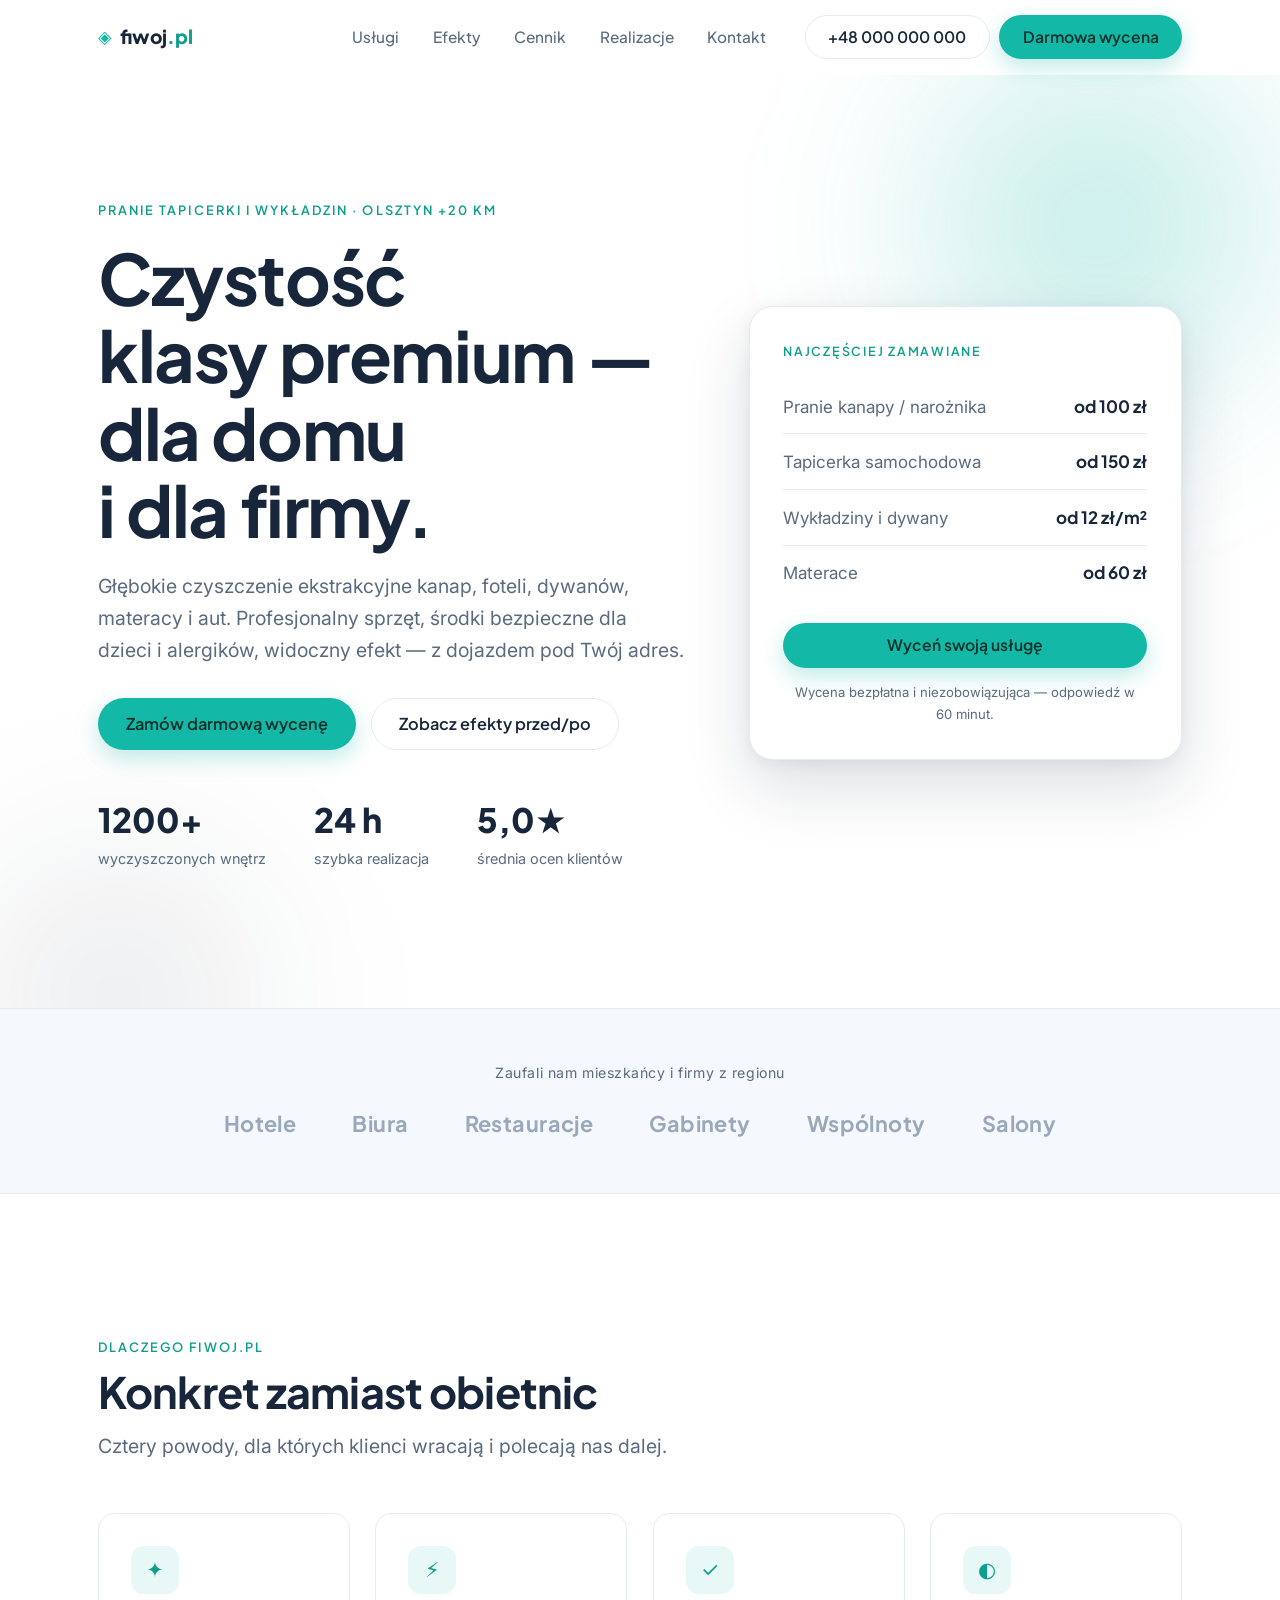
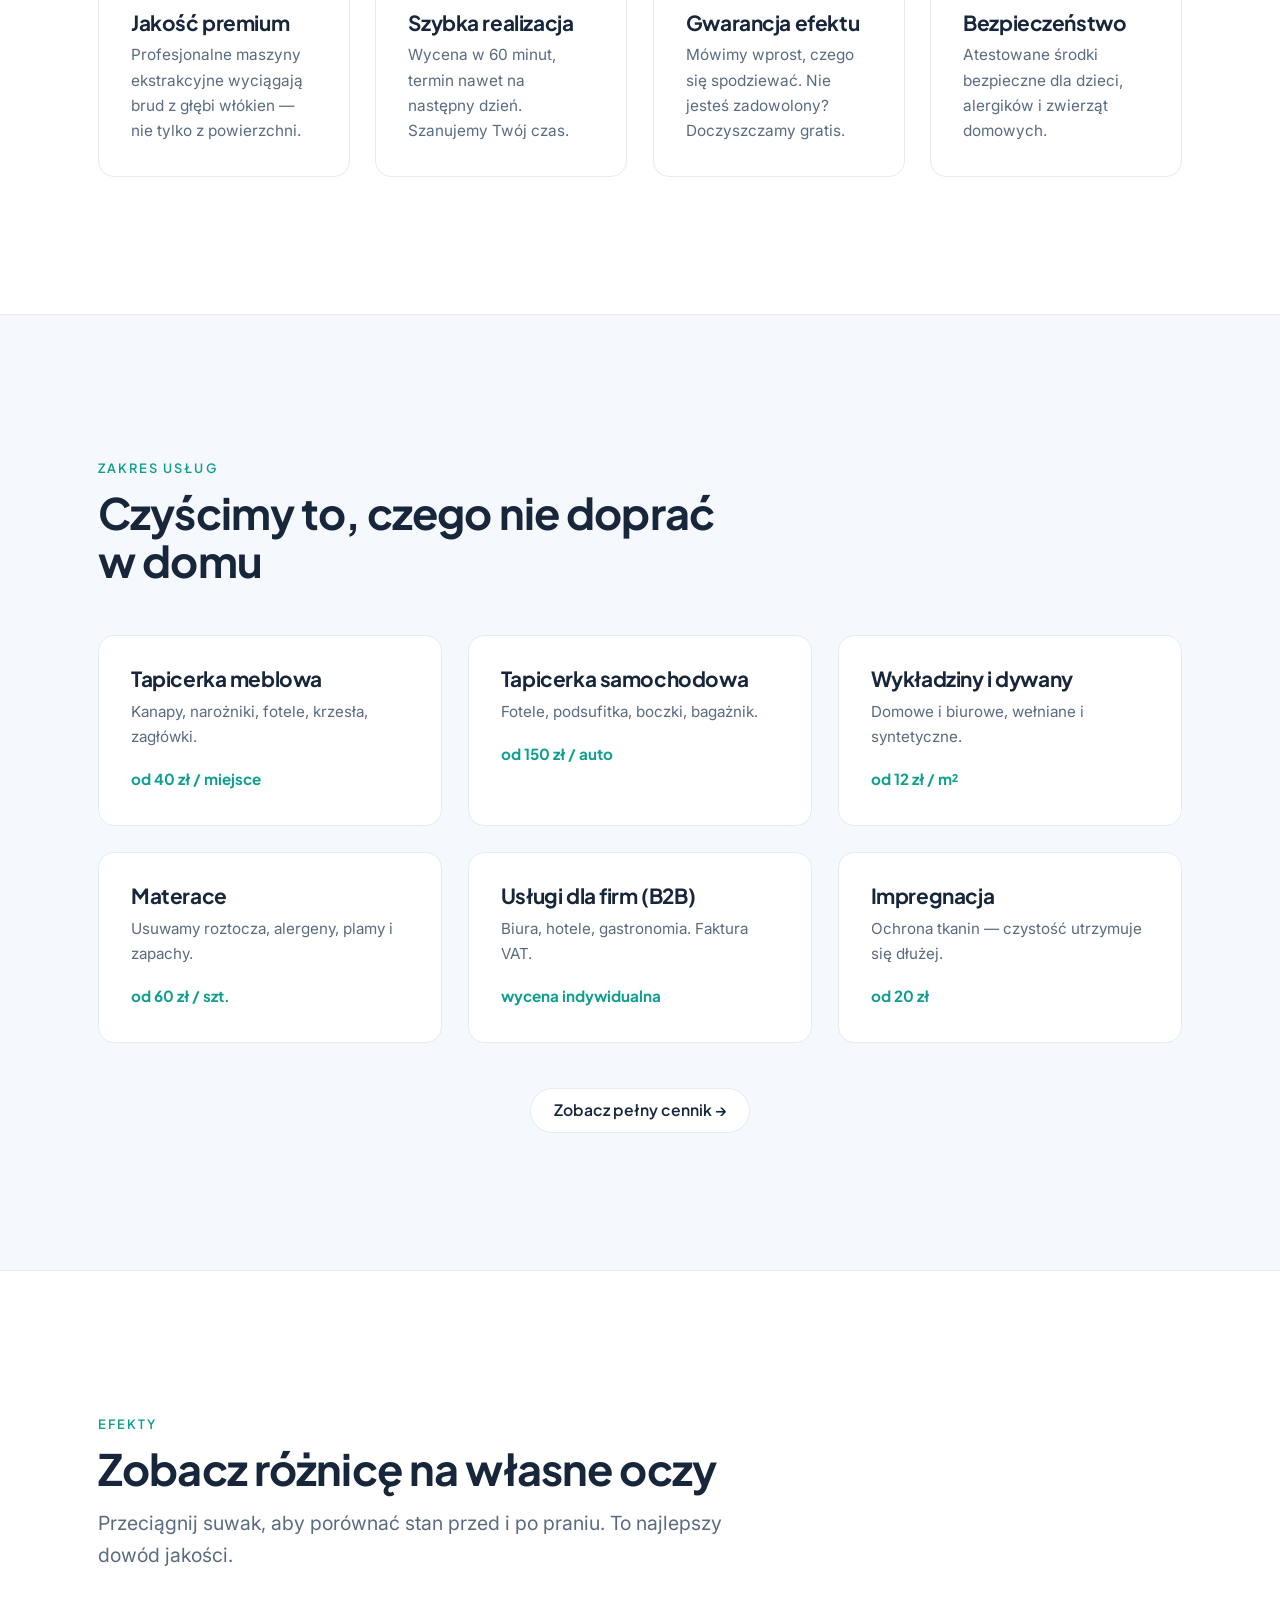
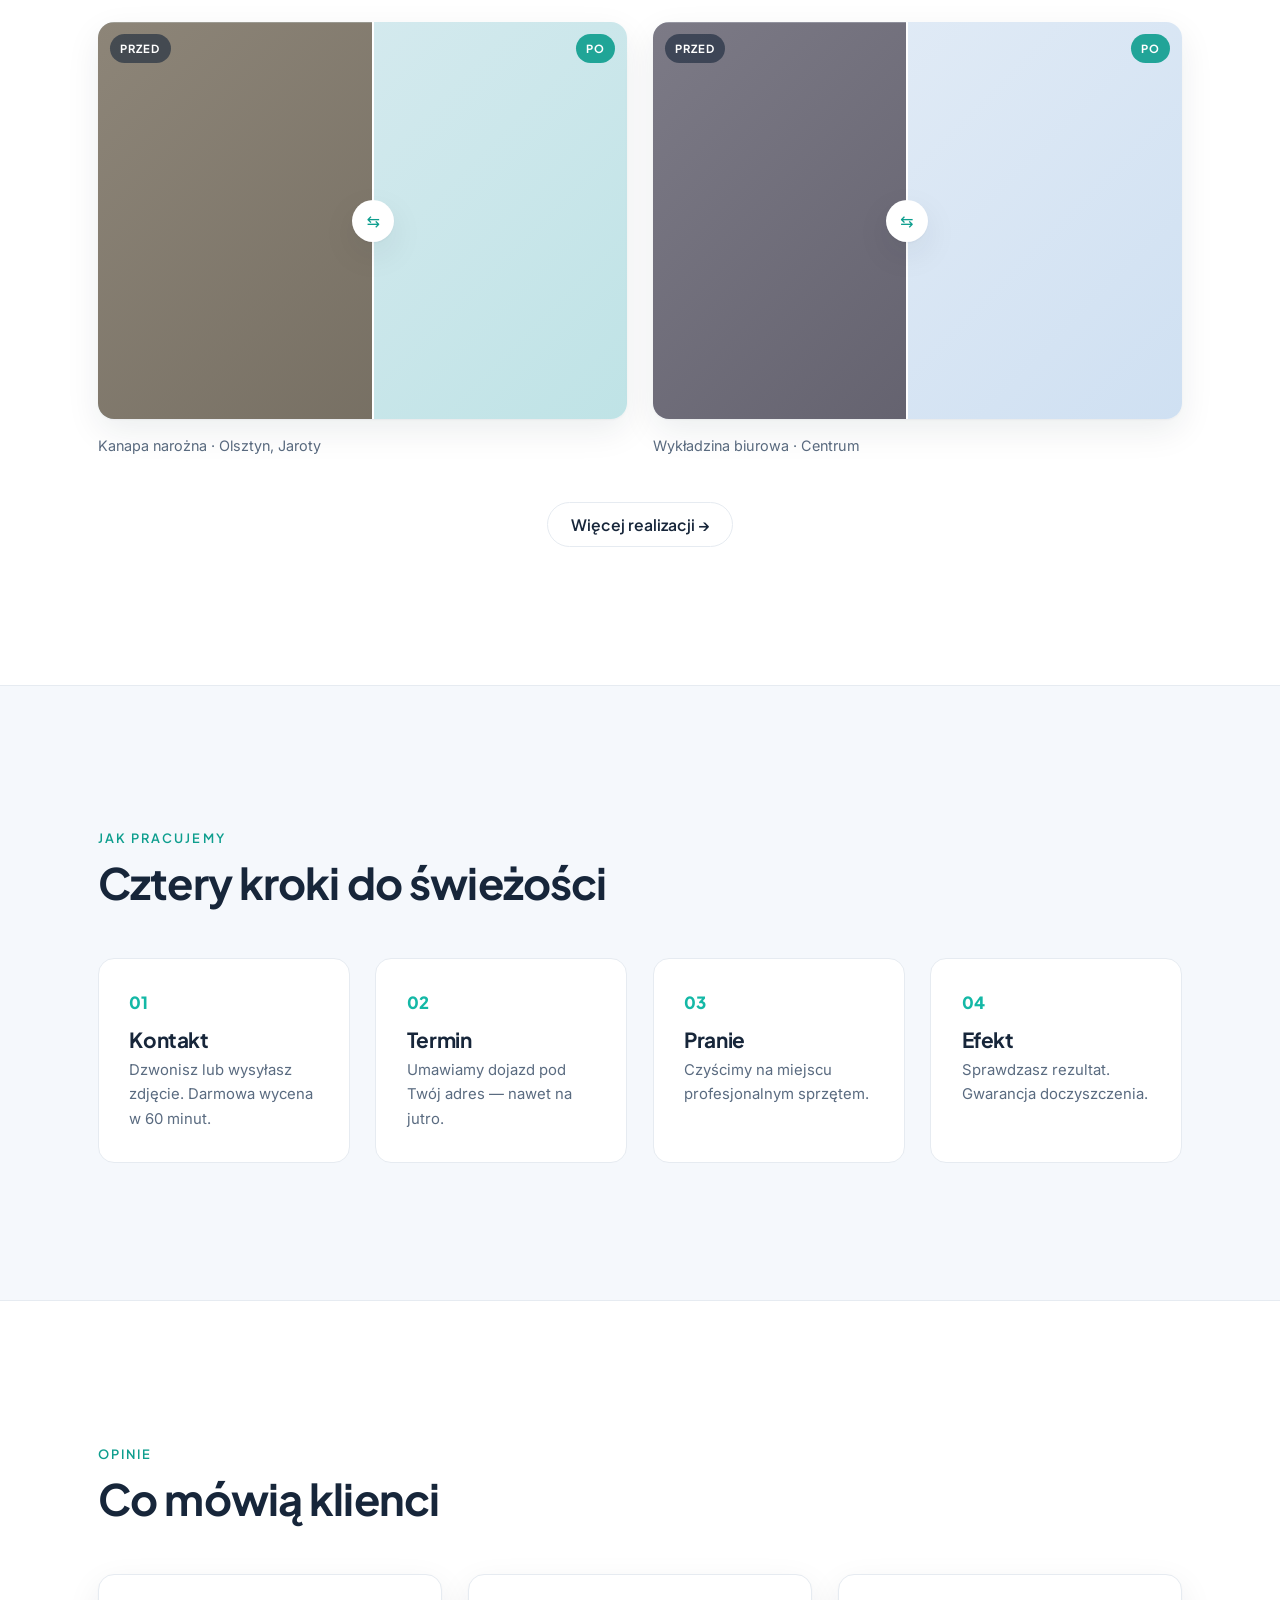
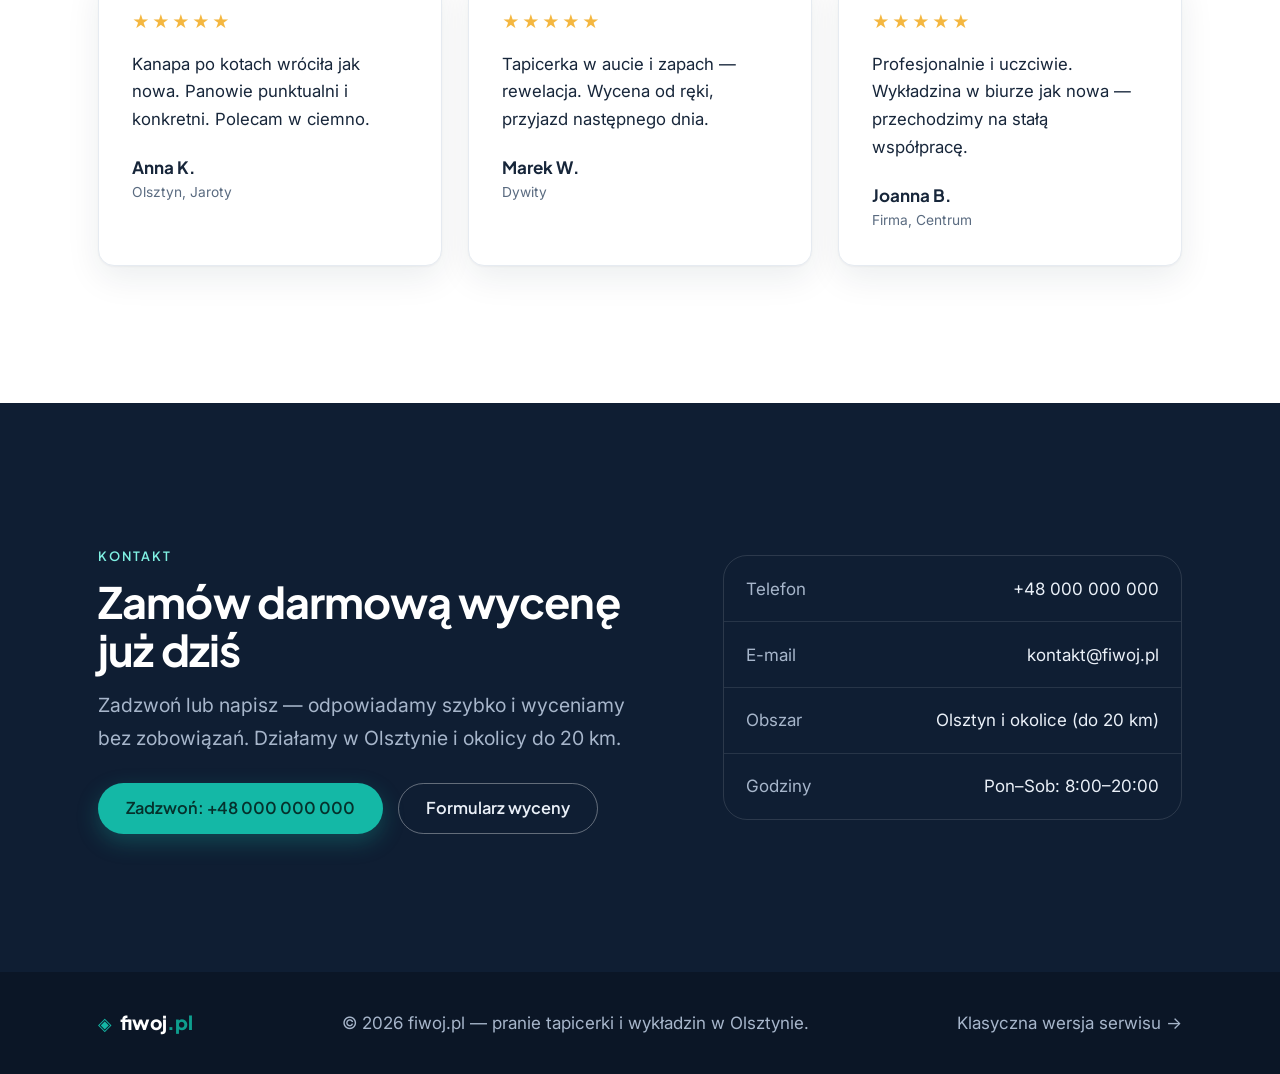
<file: index.html>
<!DOCTYPE html>
<html lang="pl">
<head>
  <meta charset="UTF-8" />
  <meta name="viewport" content="width=device-width, initial-scale=1.0" />
  <title>fiwoj.pl — pranie tapicerki i wykładzin klasy premium | Olsztyn</title>
  <meta name="description" content="Profesjonalne pranie tapicerki, wykładzin i materacy dla domów i firm w Olsztynie i okolicy do 20 km. Jakość premium, szybka realizacja, gwarancja efektu. Darmowa wycena." />
  <meta name="theme-color" content="#0F1E33" />
  <link rel="canonical" href="https://fiwoj.pl/" />

  <!-- Open Graph / social sharing -->
  <meta property="og:type" content="website" />
  <meta property="og:title" content="fiwoj.pl — pranie tapicerki i wykładzin klasy premium | Olsztyn" />
  <meta property="og:description" content="Głębokie czyszczenie kanap, dywanów, materacy i aut. Jakość premium, szybka realizacja, dojazd w Olsztynie i okolicy." />
  <meta property="og:locale" content="pl_PL" />
  <meta property="og:url" content="https://fiwoj.pl/" />
  <meta name="twitter:card" content="summary_large_image" />

  <!-- Favicon (inline SVG) -->
  <link rel="icon" href="data:image/svg+xml,%3Csvg xmlns='http://www.w3.org/2000/svg' viewBox='0 0 32 32'%3E%3Crect width='32' height='32' rx='7' fill='%230F1E33'/%3E%3Cpath d='M16 6c4 5 6 8 6 11a6 6 0 1 1-12 0c0-3 2-6 6-11z' fill='%2314B8A6'/%3E%3C/svg%3E" />

  <link rel="preconnect" href="https://fonts.googleapis.com" />
  <link rel="preconnect" href="https://fonts.gstatic.com" crossorigin />
  <link href="https://fonts.googleapis.com/css2?family=Plus+Jakarta+Sans:wght@500;600;700;800&family=Inter:wght@400;500;600&display=swap" rel="stylesheet" />
  <link rel="stylesheet" href="premium/style.css" />

  <!-- Dane strukturalne: lokalny biznes usługowy -->
  <script type="application/ld+json">
  {
    "@context": "https://schema.org",
    "@type": "LocalBusiness",
    "name": "fiwoj.pl",
    "description": "Profesjonalne pranie tapicerki, wykładzin, dywanów i materacy dla domów i firm w Olsztynie i okolicy do 20 km.",
    "url": "https://fiwoj.pl/",
    "telephone": "+48000000000",
    "email": "kontakt@fiwoj.pl",
    "priceRange": "$$",
    "areaServed": "Olsztyn i okolice (do 20 km)",
    "address": { "@type": "PostalAddress", "addressLocality": "Olsztyn", "addressCountry": "PL" },
    "openingHoursSpecification": {
      "@type": "OpeningHoursSpecification",
      "dayOfWeek": ["Monday","Tuesday","Wednesday","Thursday","Friday","Saturday"],
      "opens": "08:00", "closes": "20:00"
    },
    "aggregateRating": { "@type": "AggregateRating", "ratingValue": "5.0", "reviewCount": "48" }
  }
  </script>
</head>
<body id="top">
  <a class="skip-link" href="#main">Przejdź do treści</a>

  <header class="site-header" data-header>
    <div class="wrap site-header__inner">
      <a class="brand" href="#top" aria-label="fiwoj.pl — strona główna">
        <span class="brand__mark" aria-hidden="true">◈</span>
        <span class="brand__name">fiwoj<span>.pl</span></span>
      </a>
      <nav class="mainnav" aria-label="Nawigacja główna">
        <a href="#uslugi">Usługi</a>
        <a href="#efekty">Efekty</a>
        <a href="cennik.html">Cennik</a>
        <a href="realizacje.html">Realizacje</a>
        <a href="#kontakt">Kontakt</a>
      </nav>
      <div class="site-header__cta">
        <a class="btn btn--ghost" href="tel:+48000000000">+48 000 000 000</a>
        <a class="btn btn--solid" href="#kontakt">Darmowa wycena</a>
      </div>
      <button class="navtoggle" data-navtoggle aria-label="Otwórz menu" aria-expanded="false">
        <span></span><span></span>
      </button>
    </div>
  </header>

  <main id="main">

    <!-- HERO / USP -->
    <section class="hero">
      <div class="hero__bg" aria-hidden="true"><span></span><span></span></div>
      <div class="wrap hero__grid">
        <div class="hero__content">
          <p class="eyebrow reveal">Pranie tapicerki i wykładzin · Olsztyn +20&nbsp;km</p>
          <h1 class="hero__title reveal" data-d="1">Czystość klasy&nbsp;premium — dla&nbsp;domu i&nbsp;dla&nbsp;firmy.</h1>
          <p class="hero__lead reveal" data-d="2">Głębokie czyszczenie ekstrakcyjne kanap, foteli, dywanów, materacy i aut. Profesjonalny sprzęt, środki bezpieczne dla dzieci i alergików, widoczny efekt — z dojazdem pod Twój adres.</p>
          <div class="hero__actions reveal" data-d="3">
            <a class="btn btn--solid btn--lg" href="#kontakt">Zamów darmową wycenę</a>
            <a class="btn btn--ghost btn--lg" href="#efekty">Zobacz efekty przed/po</a>
          </div>
          <dl class="hero__stats reveal" data-d="4">
            <div><dt>1200+</dt><dd>wyczyszczonych wnętrz</dd></div>
            <div><dt>24&nbsp;h</dt><dd>szybka realizacja</dd></div>
            <div><dt>5,0★</dt><dd>średnia ocen klientów</dd></div>
          </dl>
        </div>
        <aside class="hero__card reveal" data-d="3" aria-label="Skrót oferty">
          <p class="hero__card-kicker">Najczęściej zamawiane</p>
          <ul class="hero__list">
            <li><span>Pranie kanapy / narożnika</span><b>od 100 zł</b></li>
            <li><span>Tapicerka samochodowa</span><b>od 150 zł</b></li>
            <li><span>Wykładziny i dywany</span><b>od 12 zł/m²</b></li>
            <li><span>Materace</span><b>od 60 zł</b></li>
          </ul>
          <a class="btn btn--solid btn--block" href="#kontakt">Wyceń swoją usługę</a>
          <p class="hero__card-note">Wycena bezpłatna i niezobowiązująca — odpowiedź w 60&nbsp;minut.</p>
        </aside>
      </div>
    </section>

    <!-- SOCIAL PROOF: partnerzy -->
    <section class="logos" aria-label="Zaufali nam">
      <div class="wrap">
        <p class="logos__label reveal">Zaufali nam mieszkańcy i firmy z regionu</p>
        <ul class="logos__row reveal" data-d="1">
          <li>Hotele</li><li>Biura</li><li>Restauracje</li><li>Gabinety</li><li>Wspólnoty</li><li>Salony</li>
        </ul>
      </div>
    </section>

    <!-- DLACZEGO MY / USP -->
    <section id="dlaczego" class="section">
      <div class="wrap">
        <header class="section__head reveal">
          <p class="eyebrow">Dlaczego fiwoj.pl</p>
          <h2 class="section__title">Konkret zamiast obietnic</h2>
          <p class="section__lead">Cztery powody, dla których klienci wracają i polecają nas dalej.</p>
        </header>
        <div class="grid grid--4">
          <article class="feature reveal">
            <span class="feature__ic" aria-hidden="true">✦</span>
            <h3>Jakość premium</h3>
            <p>Profesjonalne maszyny ekstrakcyjne wyciągają brud z głębi włókien — nie tylko z powierzchni.</p>
          </article>
          <article class="feature reveal" data-d="1">
            <span class="feature__ic" aria-hidden="true">⚡</span>
            <h3>Szybka realizacja</h3>
            <p>Wycena w 60 minut, termin nawet na następny dzień. Szanujemy Twój czas.</p>
          </article>
          <article class="feature reveal" data-d="2">
            <span class="feature__ic" aria-hidden="true">✓</span>
            <h3>Gwarancja efektu</h3>
            <p>Mówimy wprost, czego się spodziewać. Nie jesteś zadowolony? Doczyszczamy gratis.</p>
          </article>
          <article class="feature reveal" data-d="3">
            <span class="feature__ic" aria-hidden="true">◐</span>
            <h3>Bezpieczeństwo</h3>
            <p>Atestowane środki bezpieczne dla dzieci, alergików i zwierząt domowych.</p>
          </article>
        </div>
      </div>
    </section>

    <!-- USŁUGI -->
    <section id="uslugi" class="section section--alt">
      <div class="wrap">
        <header class="section__head reveal">
          <p class="eyebrow">Zakres usług</p>
          <h2 class="section__title">Czyścimy to, czego nie doprać w domu</h2>
        </header>
        <div class="grid grid--3">
          <article class="service reveal"><h3>Tapicerka meblowa</h3><p>Kanapy, narożniki, fotele, krzesła, zagłówki.</p><span class="service__price">od 40 zł / miejsce</span></article>
          <article class="service reveal" data-d="1"><h3>Tapicerka samochodowa</h3><p>Fotele, podsufitka, boczki, bagażnik.</p><span class="service__price">od 150 zł / auto</span></article>
          <article class="service reveal" data-d="2"><h3>Wykładziny i dywany</h3><p>Domowe i biurowe, wełniane i syntetyczne.</p><span class="service__price">od 12 zł / m²</span></article>
          <article class="service reveal"><h3>Materace</h3><p>Usuwamy roztocza, alergeny, plamy i zapachy.</p><span class="service__price">od 60 zł / szt.</span></article>
          <article class="service reveal" data-d="1"><h3>Usługi dla firm (B2B)</h3><p>Biura, hotele, gastronomia. Faktura VAT.</p><span class="service__price">wycena indywidualna</span></article>
          <article class="service reveal" data-d="2"><h3>Impregnacja</h3><p>Ochrona tkanin — czystość utrzymuje się dłużej.</p><span class="service__price">od 20 zł</span></article>
        </div>
        <div class="section__foot reveal">
          <a class="btn btn--ghost" href="cennik.html">Zobacz pełny cennik →</a>
        </div>
      </div>
    </section>

    <!-- EFEKTY: dowód przed/po -->
    <section id="efekty" class="section">
      <div class="wrap">
        <header class="section__head reveal">
          <p class="eyebrow">Efekty</p>
          <h2 class="section__title">Zobacz różnicę na własne oczy</h2>
          <p class="section__lead">Przeciągnij suwak, aby porównać stan przed i po praniu. To najlepszy dowód jakości.</p>
        </header>
        <div class="grid grid--2 ba-grid">
          <figure class="ba-wrap reveal">
            <div class="ba" data-ba style="--pos:52%">
              <div class="ba__layer ba__after"><span class="ba__tag ba__tag--after">PO</span></div>
              <div class="ba__layer ba__before"><span class="ba__tag ba__tag--before">PRZED</span></div>
              <span class="ba__line" aria-hidden="true"></span>
              <input class="ba__range" type="range" min="0" max="100" value="52" aria-label="Porównanie przed/po — kanapa" />
            </div>
            <figcaption>Kanapa narożna · Olsztyn, Jaroty</figcaption>
          </figure>
          <figure class="ba-wrap reveal" data-d="1">
            <div class="ba" data-ba style="--pos:48%">
              <div class="ba__layer ba__after ba__after--alt"><span class="ba__tag ba__tag--after">PO</span></div>
              <div class="ba__layer ba__before ba__before--alt"><span class="ba__tag ba__tag--before">PRZED</span></div>
              <span class="ba__line" aria-hidden="true"></span>
              <input class="ba__range" type="range" min="0" max="100" value="48" aria-label="Porównanie przed/po — wykładzina" />
            </div>
            <figcaption>Wykładzina biurowa · Centrum</figcaption>
          </figure>
        </div>
        <div class="section__foot reveal">
          <a class="btn btn--ghost" href="realizacje.html">Więcej realizacji →</a>
        </div>
      </div>
    </section>

    <!-- PROCES -->
    <section class="section section--alt">
      <div class="wrap">
        <header class="section__head reveal">
          <p class="eyebrow">Jak pracujemy</p>
          <h2 class="section__title">Cztery kroki do świeżości</h2>
        </header>
        <ol class="steps">
          <li class="reveal"><span class="steps__n">01</span><h3>Kontakt</h3><p>Dzwonisz lub wysyłasz zdjęcie. Darmowa wycena w 60&nbsp;minut.</p></li>
          <li class="reveal" data-d="1"><span class="steps__n">02</span><h3>Termin</h3><p>Umawiamy dojazd pod Twój adres — nawet na jutro.</p></li>
          <li class="reveal" data-d="2"><span class="steps__n">03</span><h3>Pranie</h3><p>Czyścimy na miejscu profesjonalnym sprzętem.</p></li>
          <li class="reveal" data-d="3"><span class="steps__n">04</span><h3>Efekt</h3><p>Sprawdzasz rezultat. Gwarancja doczyszczenia.</p></li>
        </ol>
      </div>
    </section>

    <!-- OPINIE -->
    <section id="opinie" class="section">
      <div class="wrap">
        <header class="section__head reveal">
          <p class="eyebrow">Opinie</p>
          <h2 class="section__title">Co mówią klienci</h2>
        </header>
        <div class="grid grid--3">
          <figure class="quote reveal">
            <p class="quote__stars" aria-label="Ocena 5 na 5">★★★★★</p>
            <blockquote>Kanapa po kotach wróciła jak nowa. Panowie punktualni i konkretni. Polecam w ciemno.</blockquote>
            <figcaption><b>Anna K.</b><span>Olsztyn, Jaroty</span></figcaption>
          </figure>
          <figure class="quote reveal" data-d="1">
            <p class="quote__stars" aria-label="Ocena 5 na 5">★★★★★</p>
            <blockquote>Tapicerka w aucie i zapach — rewelacja. Wycena od ręki, przyjazd następnego dnia.</blockquote>
            <figcaption><b>Marek W.</b><span>Dywity</span></figcaption>
          </figure>
          <figure class="quote reveal" data-d="2">
            <p class="quote__stars" aria-label="Ocena 5 na 5">★★★★★</p>
            <blockquote>Profesjonalnie i uczciwie. Wykładzina w biurze jak nowa — przechodzimy na stałą współpracę.</blockquote>
            <figcaption><b>Joanna B.</b><span>Firma, Centrum</span></figcaption>
          </figure>
        </div>
      </div>
    </section>

    <!-- KONTAKT / CTA -->
    <section id="kontakt" class="contact">
      <div class="wrap contact__grid">
        <div class="contact__intro reveal">
          <p class="eyebrow eyebrow--light">Kontakt</p>
          <h2 class="contact__title">Zamów darmową wycenę już dziś</h2>
          <p class="contact__lead">Zadzwoń lub napisz — odpowiadamy szybko i wyceniamy bez zobowiązań. Działamy w Olsztynie i okolicy do 20&nbsp;km.</p>
          <div class="contact__actions">
            <a class="btn btn--solid btn--lg" href="tel:+48000000000">Zadzwoń: +48&nbsp;000&nbsp;000&nbsp;000</a>
            <a class="btn btn--outline btn--lg" href="kontakt.html">Formularz wyceny</a>
          </div>
        </div>
        <ul class="contact__facts reveal" data-d="1">
          <li><span>Telefon</span><a href="tel:+48000000000">+48 000 000 000</a></li>
          <li><span>E-mail</span><a href="mailto:kontakt@fiwoj.pl">kontakt@fiwoj.pl</a></li>
          <li><span>Obszar</span>Olsztyn i okolice (do 20 km)</li>
          <li><span>Godziny</span>Pon–Sob: 8:00–20:00</li>
        </ul>
      </div>
    </section>

  </main>

  <footer class="site-footer">
    <div class="wrap site-footer__inner">
      <span class="brand"><span class="brand__mark" aria-hidden="true">◈</span><span class="brand__name">fiwoj<span>.pl</span></span></span>
      <p>© <span data-year>2026</span> fiwoj.pl — pranie tapicerki i wykładzin w Olsztynie.</p>
      <a href="classic/index.html">Klasyczna wersja serwisu →</a>
    </div>
  </footer>

  <script src="premium/app.js"></script>
</body>
</html>
</file>
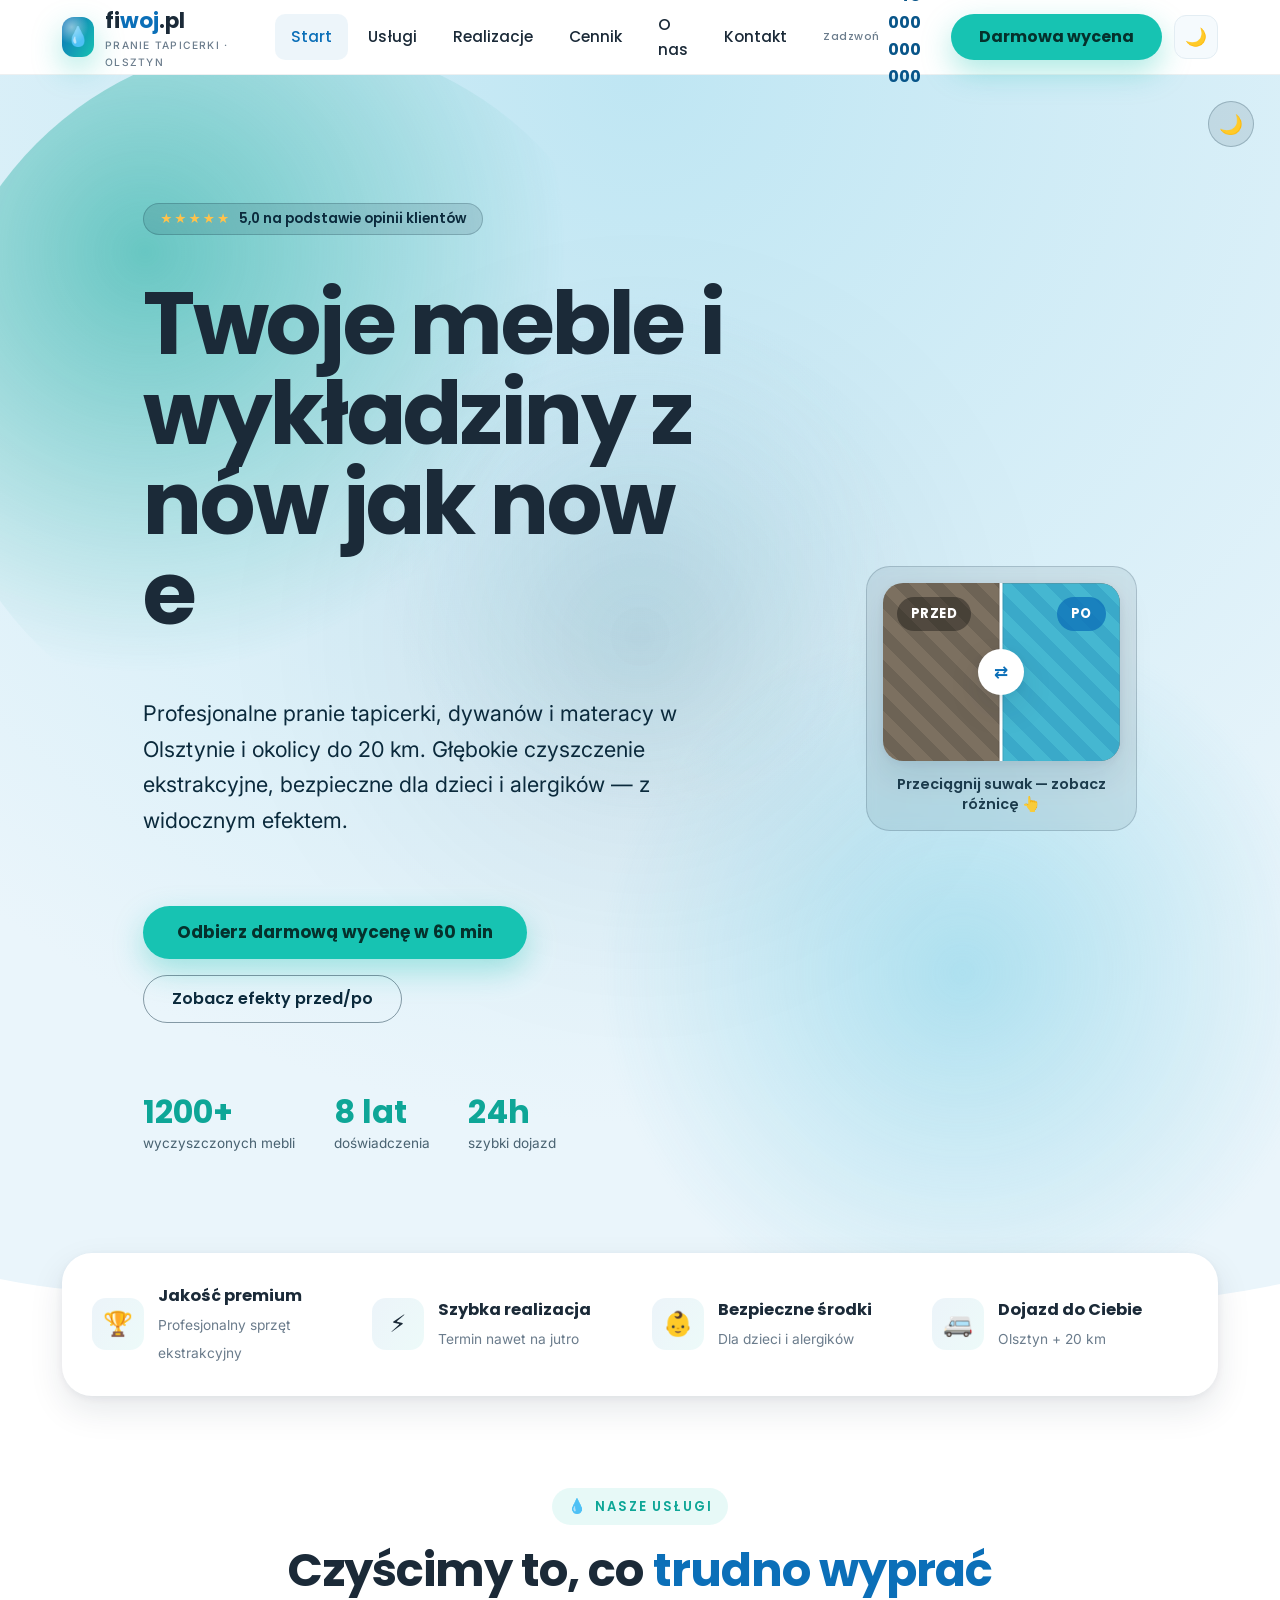
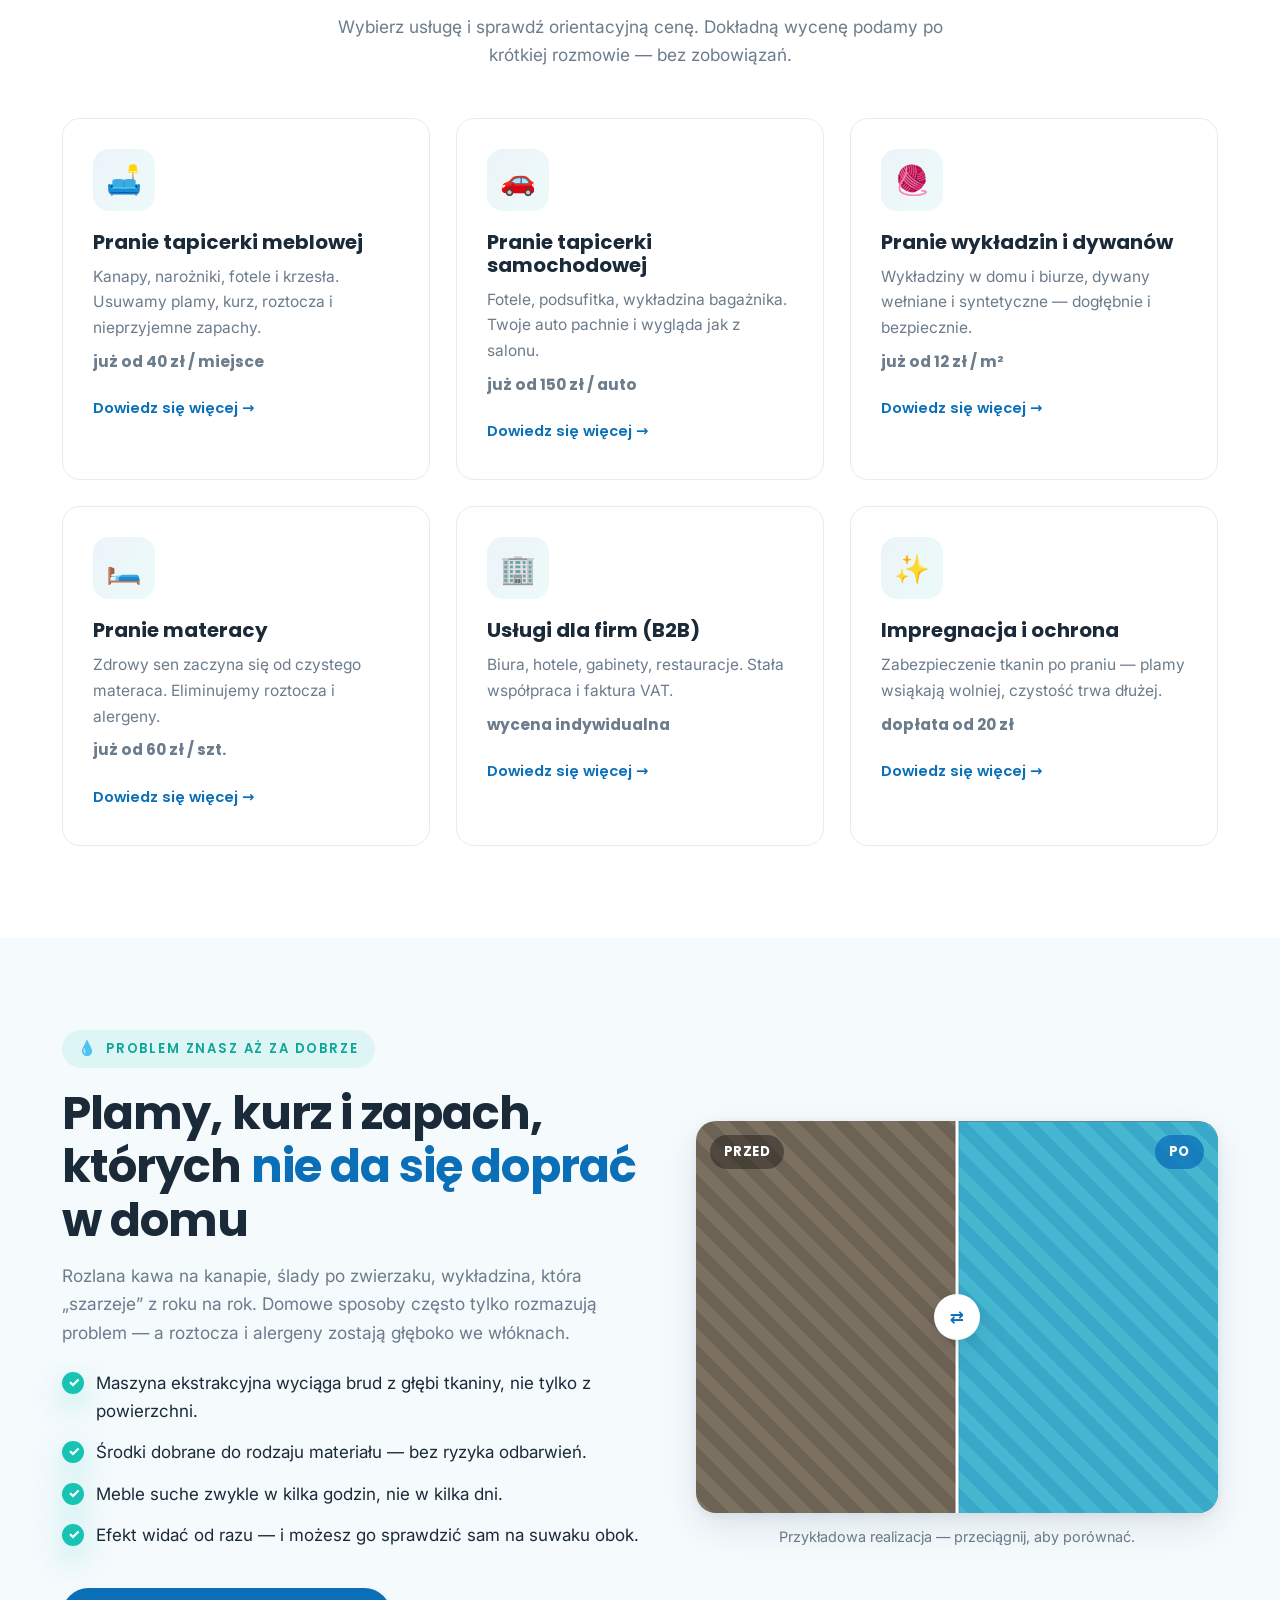
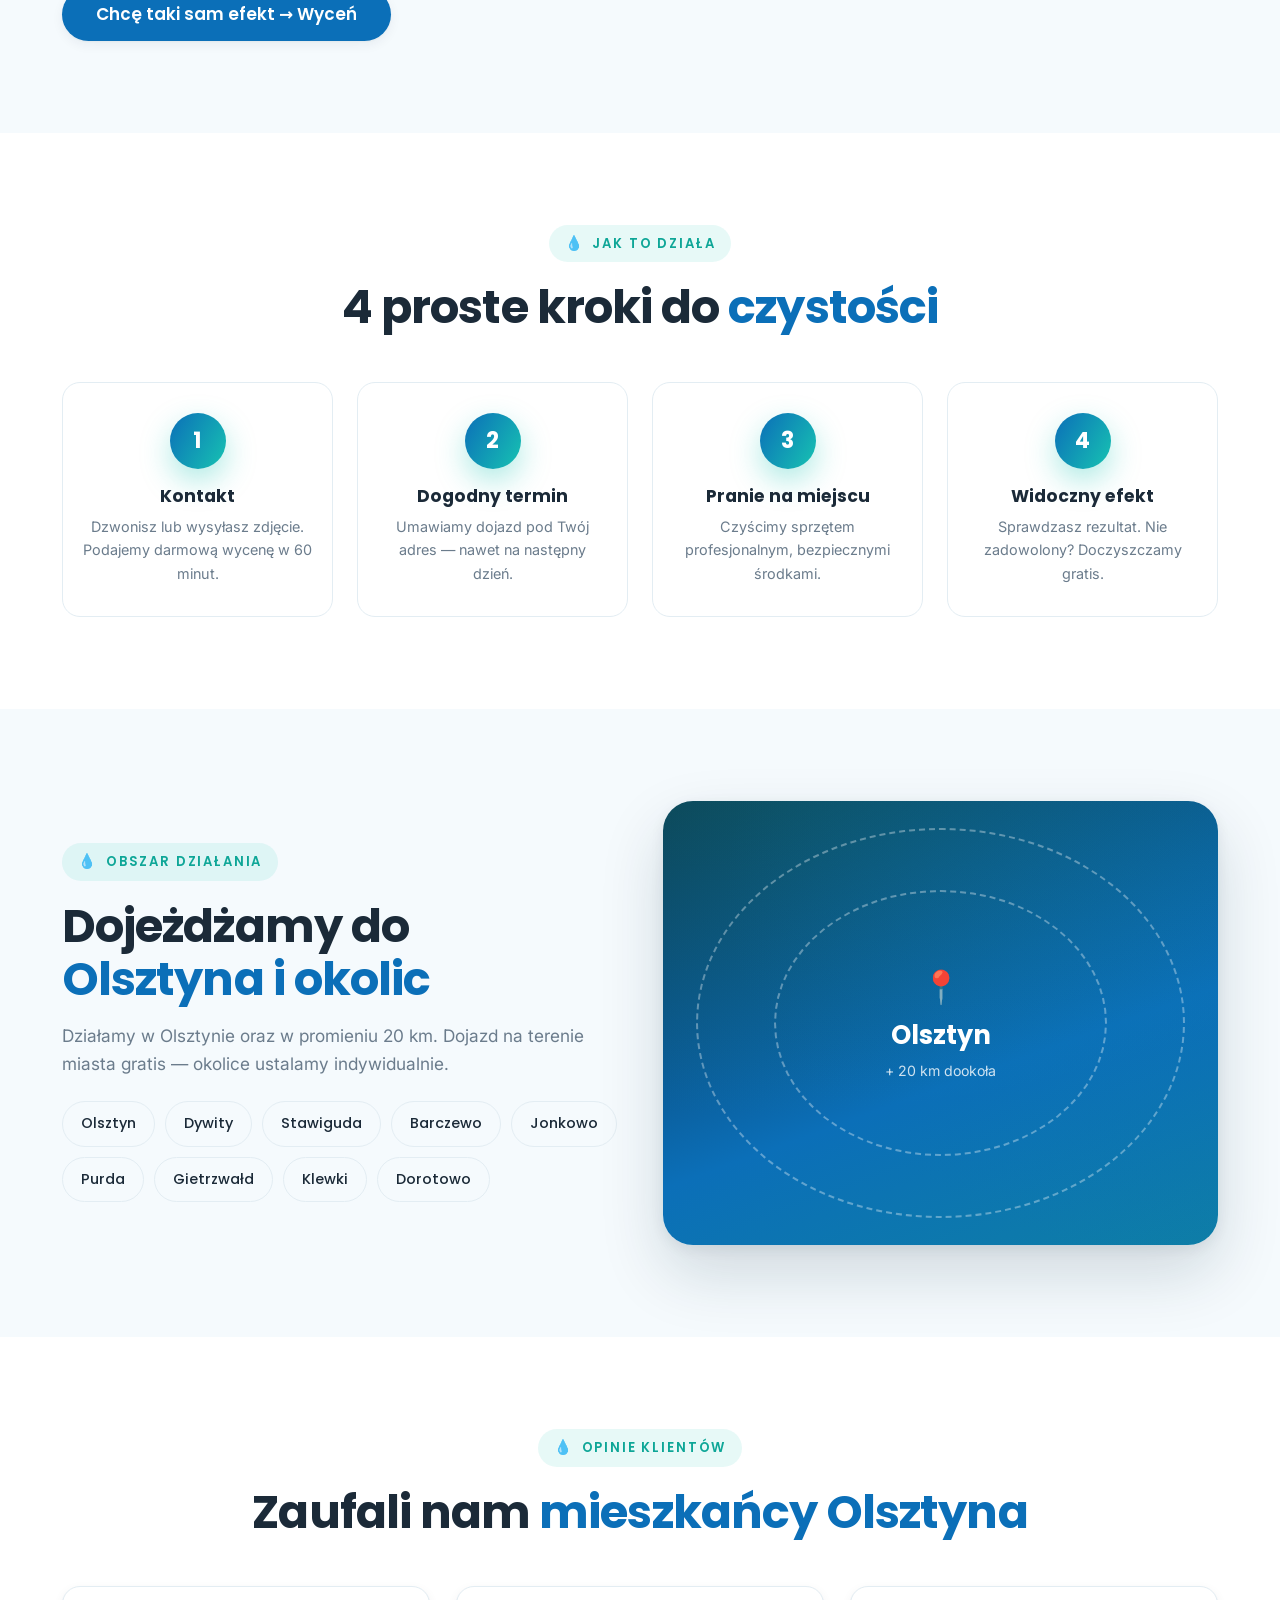
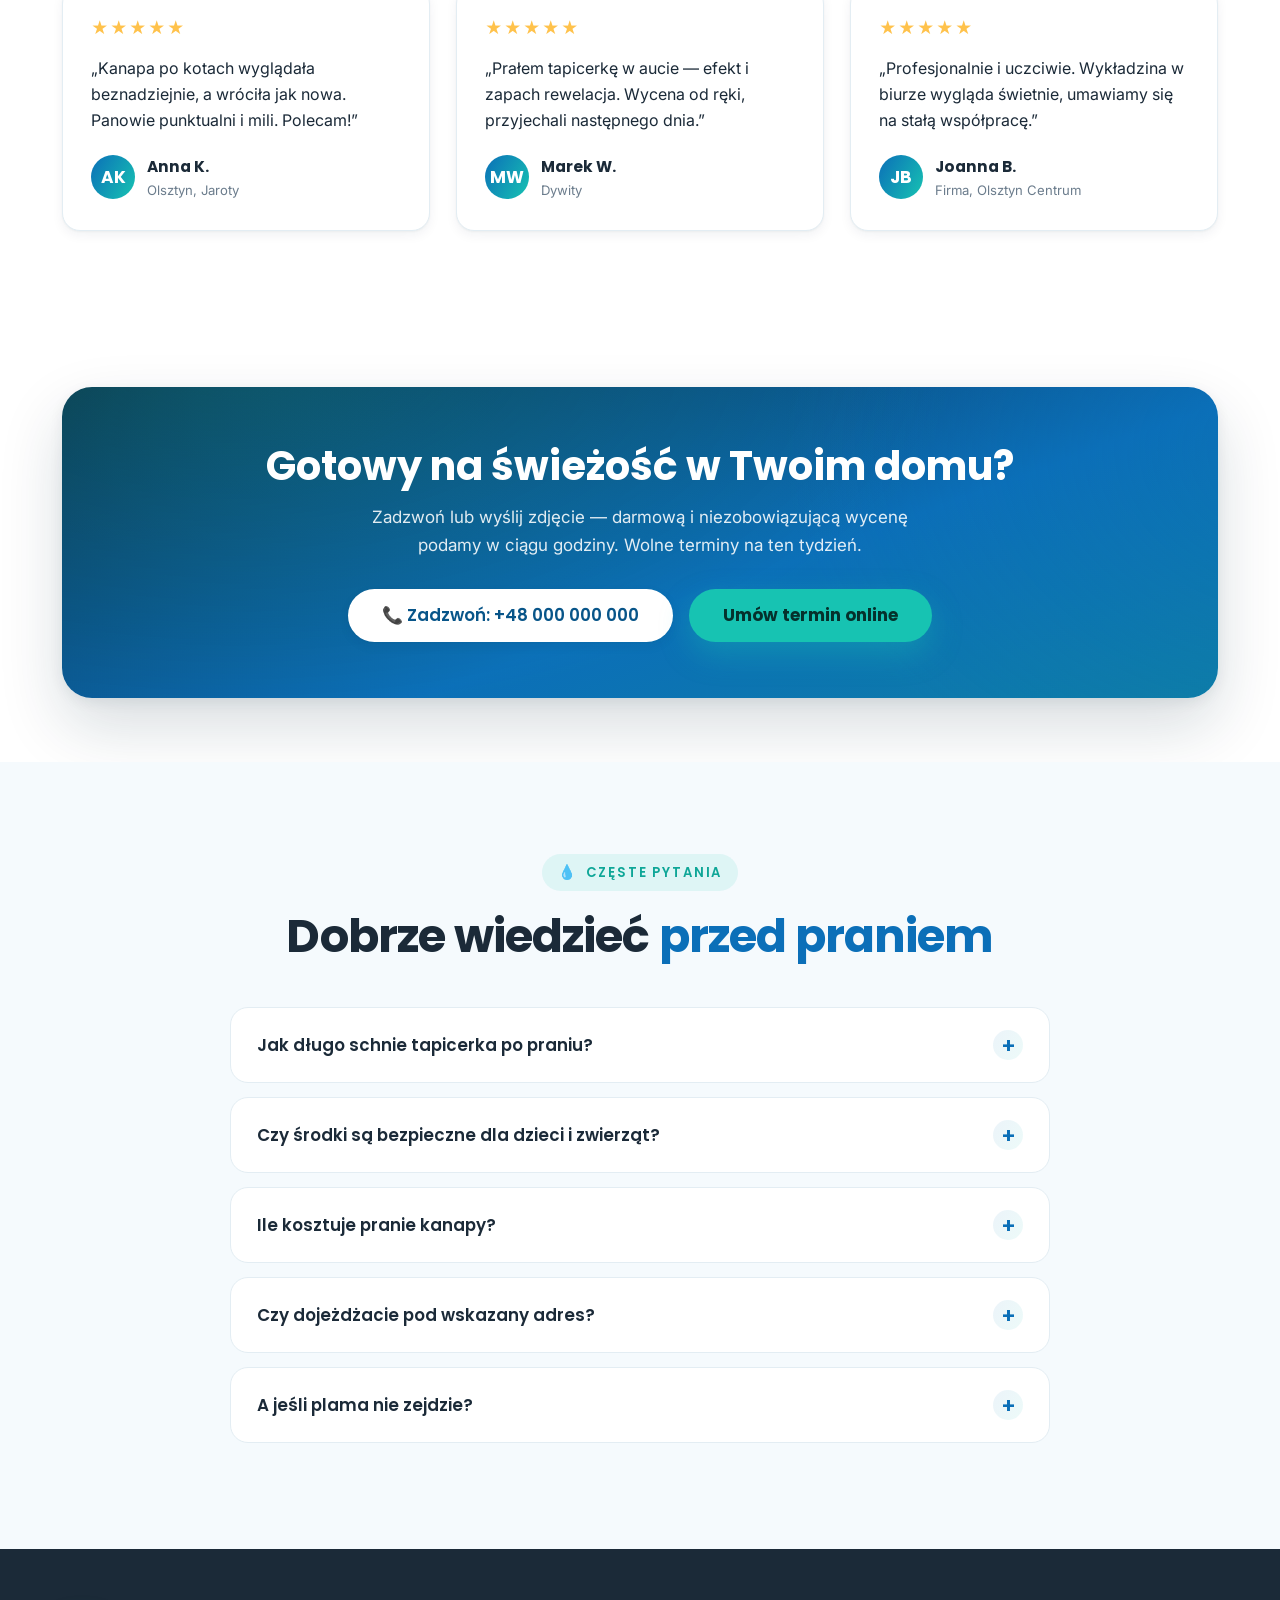
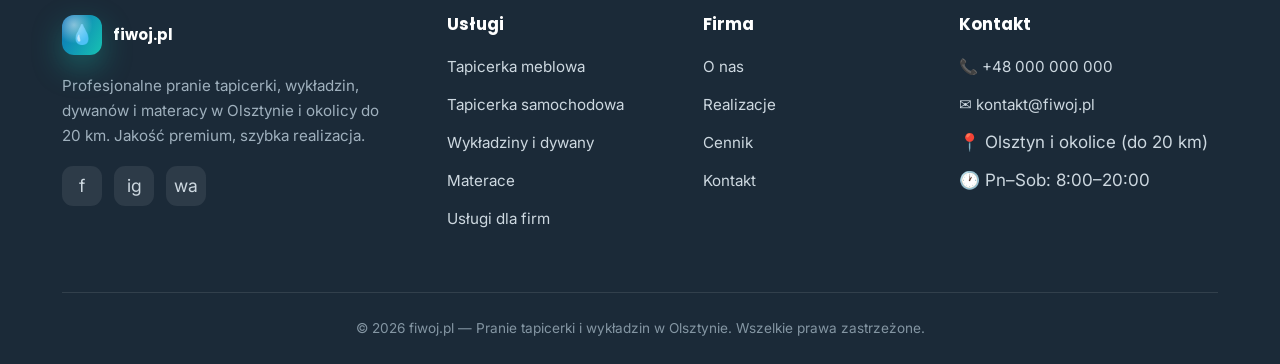
<file: classic/index.html>
<!DOCTYPE html>
<html lang="pl">
<head>
  <meta charset="UTF-8" />
  <meta name="viewport" content="width=device-width, initial-scale=1.0" />
  <title>Pranie tapicerki i wykładzin Olsztyn | fiwoj.pl – wycena w 60 min</title>
  <meta name="description" content="Profesjonalne pranie tapicerki meblowej, samochodowej, wykładzin i materacy w Olsztynie i okolicy do 20 km. Jakość premium, szybka realizacja, darmowa wycena. Zadzwoń!" />
  <meta name="theme-color" content="#0B6FB8" />
  <link rel="preconnect" href="https://fonts.googleapis.com" />
  <link rel="preconnect" href="https://fonts.gstatic.com" crossorigin />
  <link href="https://fonts.googleapis.com/css2?family=Poppins:wght@500;600;700&family=Inter:wght@400;500;600&display=swap" rel="stylesheet" />
  <link rel="stylesheet" href="../css/style.css" />
  <link rel="stylesheet" href="../css/hero.css" />
  <script>try{var t=localStorage.getItem('fiwoj-theme')||(window.matchMedia&&matchMedia('(prefers-color-scheme:dark)').matches?'dark':'light');document.documentElement.setAttribute('data-theme',t);}catch(e){}</script>
</head>
<body>

  <!-- ===== HEADER ===== -->
  <header class="header">
    <div class="container header__inner">
      <a href="index.html" class="logo" aria-label="fiwoj.pl strona główna">
        <span class="logo__mark">💧</span>
        <span>fi<b>woj</b>.pl<small>pranie tapicerki · Olsztyn</small></span>
      </a>
      <nav class="nav" aria-label="Menu główne">
        <a href="index.html" class="active">Start</a>
        <a href="../uslugi.html">Usługi</a>
        <a href="../realizacje.html">Realizacje</a>
        <a href="../cennik.html">Cennik</a>
        <a href="../o-nas.html">O nas</a>
        <a href="../kontakt.html">Kontakt</a>
      </nav>
      <div class="header__actions">
        <a href="tel:+48000000000" class="header__phone"><span>Zadzwoń</span>+48 000 000 000</a>
        <a href="../kontakt.html" class="btn btn--cta">Darmowa wycena</a>
        <button class="theme-toggle" data-theme-toggle aria-label="Przełącz motyw" title="Zmień motyw">🌙</button>
        <button class="burger" aria-label="Otwórz menu" aria-expanded="false"><span></span><span></span><span></span></button>
      </div>
    </div>
  </header>

  <!-- ===== HERO (silnik hero-x: interaktywne tło + stagger + motyw) ===== -->
  <section class="hero-x" data-hero>
    <button class="hero-x__toggle" data-theme-toggle aria-label="Przełącz motyw jasny/ciemny" title="Zmień motyw">🌗</button>

    <div class="hero-x__field" data-hero-field aria-hidden="true">
      <span class="hero-x__layer" style="--depth:.2"></span>
      <span class="hero-x__layer" style="--depth:.55"></span>
      <span class="hero-x__layer" style="--depth:.9"></span>
    </div>

    <div class="hero-x__inner">
      <span class="hero-x__badge"><span class="stars">★★★★★</span> 5,0 na podstawie opinii klientów</span>
      <h1 class="hero-x__title" data-split>Twoje meble i wykładziny znów jak nowe</h1>
      <p class="hero-x__sub">Profesjonalne pranie tapicerki, dywanów i materacy w Olsztynie i okolicy do 20 km. Głębokie czyszczenie ekstrakcyjne, bezpieczne dla dzieci i alergików — z widocznym efektem.</p>
      <div class="hero-x__cta">
        <a href="../kontakt.html" class="btn btn--cta btn--lg">Odbierz darmową wycenę w 60 min</a>
        <a href="../realizacje.html" class="hero-x__ghost">Zobacz efekty przed/po</a>
      </div>
      <div class="hero-x__stats">
        <div><b><span data-count="1200" data-suffix="+">0</span></b><small>wyczyszczonych mebli</small></div>
        <div><b><span data-count="8" data-suffix=" lat">0</span></b><small>doświadczenia</small></div>
        <div><b><span data-count="24" data-suffix="h">0</span></b><small>szybki dojazd</small></div>
      </div>
      <div class="hero-x__media">
        <div class="hero-x__card">
          <div class="ba" role="img" aria-label="Porównanie kanapy przed i po praniu">
            <div class="ba__img ba__before"><span>PRZED</span></div>
            <div class="ba__after ba__img"><span>PO</span></div>
            <div class="ba__handle"></div>
            <div class="ba__grip">⇄</div>
          </div>
          <p>Przeciągnij suwak — zobacz różnicę 👆</p>
        </div>
      </div>
    </div>

    <div class="wave-divider" aria-hidden="true">
      <svg viewBox="0 0 1440 90" preserveAspectRatio="none"><path fill="#ffffff" d="M0,45 C240,90 480,10 720,35 C960,60 1200,95 1440,50 L1440,90 L0,90 Z"></path></svg>
    </div>
  </section>

  <!-- ===== TRUST STRIP ===== -->
  <div class="container">
    <div class="trust-strip reveal">
      <div class="trust-item"><span class="ic">🏆</span><div><b>Jakość premium</b><small>Profesjonalny sprzęt ekstrakcyjny</small></div></div>
      <div class="trust-item"><span class="ic">⚡</span><div><b>Szybka realizacja</b><small>Termin nawet na jutro</small></div></div>
      <div class="trust-item"><span class="ic">👶</span><div><b>Bezpieczne środki</b><small>Dla dzieci i alergików</small></div></div>
      <div class="trust-item"><span class="ic">🚐</span><div><b>Dojazd do Ciebie</b><small>Olsztyn + 20 km</small></div></div>
    </div>
  </div>

  <!-- ===== USŁUGI ===== -->
  <section class="section">
    <div class="container">
      <div class="text-center reveal">
        <span class="eyebrow">Nasze usługi</span>
        <h2 class="section-title">Czyścimy to, co <span class="accent">trudno wyprać</span></h2>
        <p class="section-lead">Wybierz usługę i sprawdź orientacyjną cenę. Dokładną wycenę podamy po krótkiej rozmowie — bez zobowiązań.</p>
      </div>
      <div class="grid grid--3" style="margin-top:48px">
        <article class="card reveal">
          <div class="card__icon">🛋️</div>
          <h3>Pranie tapicerki meblowej</h3>
          <p>Kanapy, narożniki, fotele i krzesła. Usuwamy plamy, kurz, roztocza i nieprzyjemne zapachy.</p>
          <p class="card__price">już od 40 zł / miejsce</p>
          <a href="../uslugi.html" class="card__link">Dowiedz się więcej →</a>
        </article>
        <article class="card reveal" data-delay="1">
          <div class="card__icon">🚗</div>
          <h3>Pranie tapicerki samochodowej</h3>
          <p>Fotele, podsufitka, wykładzina bagażnika. Twoje auto pachnie i wygląda jak z salonu.</p>
          <p class="card__price">już od 150 zł / auto</p>
          <a href="../uslugi.html" class="card__link">Dowiedz się więcej →</a>
        </article>
        <article class="card reveal" data-delay="2">
          <div class="card__icon">🧶</div>
          <h3>Pranie wykładzin i dywanów</h3>
          <p>Wykładziny w domu i biurze, dywany wełniane i syntetyczne — dogłębnie i bezpiecznie.</p>
          <p class="card__price">już od 12 zł / m²</p>
          <a href="../uslugi.html" class="card__link">Dowiedz się więcej →</a>
        </article>
        <article class="card reveal">
          <div class="card__icon">🛏️</div>
          <h3>Pranie materacy</h3>
          <p>Zdrowy sen zaczyna się od czystego materaca. Eliminujemy roztocza i alergeny.</p>
          <p class="card__price">już od 60 zł / szt.</p>
          <a href="../uslugi.html" class="card__link">Dowiedz się więcej →</a>
        </article>
        <article class="card reveal" data-delay="1">
          <div class="card__icon">🏢</div>
          <h3>Usługi dla firm (B2B)</h3>
          <p>Biura, hotele, gabinety, restauracje. Stała współpraca i faktura VAT.</p>
          <p class="card__price">wycena indywidualna</p>
          <a href="../uslugi.html" class="card__link">Dowiedz się więcej →</a>
        </article>
        <article class="card reveal" data-delay="2">
          <div class="card__icon">✨</div>
          <h3>Impregnacja i ochrona</h3>
          <p>Zabezpieczenie tkanin po praniu — plamy wsiąkają wolniej, czystość trwa dłużej.</p>
          <p class="card__price">dopłata od 20 zł</p>
          <a href="../uslugi.html" class="card__link">Dowiedz się więcej →</a>
        </article>
      </div>
    </div>
  </section>

  <!-- ===== PRZED / PO (PAS) ===== -->
  <section class="section section--ice">
    <div class="container">
      <div class="hero__grid" style="align-items:center">
        <div class="reveal">
          <span class="eyebrow">Problem znasz aż za dobrze</span>
          <h2 class="section-title">Plamy, kurz i zapach, których <span class="accent">nie da się doprać</span> w domu</h2>
          <p class="section-lead" style="margin-bottom:22px">Rozlana kawa na kanapie, ślady po zwierzaku, wykładzina, która „szarzeje” z roku na rok. Domowe sposoby często tylko rozmazują problem — a roztocza i alergeny zostają głęboko we włóknach.</p>
          <ul class="check-list">
            <li>Maszyna ekstrakcyjna wyciąga brud z głębi tkaniny, nie tylko z powierzchni.</li>
            <li>Środki dobrane do rodzaju materiału — bez ryzyka odbarwień.</li>
            <li>Meble suche zwykle w kilka godzin, nie w kilka dni.</li>
            <li>Efekt widać od razu — i możesz go sprawdzić sam na suwaku obok.</li>
          </ul>
          <a href="../kontakt.html" class="btn btn--blue btn--lg" style="margin-top:26px">Chcę taki sam efekt → Wyceń</a>
        </div>
        <div class="reveal" data-delay="1">
          <div class="ba" role="img" aria-label="Porównanie wykładziny przed i po praniu">
            <div class="ba__img ba__before"><span>PRZED</span></div>
            <div class="ba__after ba__img"><span>PO</span></div>
            <div class="ba__handle"></div>
            <div class="ba__grip">⇄</div>
          </div>
          <p class="ba__caption">Przykładowa realizacja — przeciągnij, aby porównać.</p>
        </div>
      </div>
    </div>
  </section>

  <!-- ===== PROCES ===== -->
  <section class="section">
    <div class="container">
      <div class="text-center reveal">
        <span class="eyebrow">Jak to działa</span>
        <h2 class="section-title">4 proste kroki do <span class="accent">czystości</span></h2>
      </div>
      <div class="steps" style="margin-top:48px">
        <div class="step reveal"><div class="step__num"></div><h4>Kontakt</h4><p>Dzwonisz lub wysyłasz zdjęcie. Podajemy darmową wycenę w 60 minut.</p></div>
        <div class="step reveal" data-delay="1"><div class="step__num"></div><h4>Dogodny termin</h4><p>Umawiamy dojazd pod Twój adres — nawet na następny dzień.</p></div>
        <div class="step reveal" data-delay="2"><div class="step__num"></div><h4>Pranie na miejscu</h4><p>Czyścimy sprzętem profesjonalnym, bezpiecznymi środkami.</p></div>
        <div class="step reveal" data-delay="3"><div class="step__num"></div><h4>Widoczny efekt</h4><p>Sprawdzasz rezultat. Nie zadowolony? Doczyszczamy gratis.</p></div>
      </div>
    </div>
  </section>

  <!-- ===== OBSZAR DZIAŁANIA ===== -->
  <section class="section section--ice">
    <div class="container">
      <div class="area">
        <div class="reveal">
          <span class="eyebrow">Obszar działania</span>
          <h2 class="section-title">Dojeżdżamy do <span class="accent">Olsztyna i okolic</span></h2>
          <p class="section-lead">Działamy w Olsztynie oraz w promieniu 20 km. Dojazd na terenie miasta gratis — okolice ustalamy indywidualnie.</p>
          <div class="chips">
            <span class="chip">Olsztyn</span><span class="chip">Dywity</span><span class="chip">Stawiguda</span>
            <span class="chip">Barczewo</span><span class="chip">Jonkowo</span><span class="chip">Purda</span>
            <span class="chip">Gietrzwałd</span><span class="chip">Klewki</span><span class="chip">Dorotowo</span>
          </div>
        </div>
        <div class="reveal" data-delay="1">
          <div class="area__map" aria-hidden="true">
            <div class="area__ring" style="width:60%;height:60%"></div>
            <div class="area__ring" style="width:88%;height:88%"></div>
            <div class="area__center"><span style="font-size:2rem">📍</span><b>Olsztyn</b><small style="opacity:.8">+ 20 km dookoła</small></div>
          </div>
        </div>
      </div>
    </div>
  </section>

  <!-- ===== OPINIE ===== -->
  <section class="section">
    <div class="container">
      <div class="text-center reveal">
        <span class="eyebrow">Opinie klientów</span>
        <h2 class="section-title">Zaufali nam <span class="accent">mieszkańcy Olsztyna</span></h2>
      </div>
      <div class="grid grid--3" style="margin-top:48px">
        <div class="review reveal">
          <div class="review__stars">★★★★★</div>
          <p>„Kanapa po kotach wyglądała beznadziejnie, a wróciła jak nowa. Panowie punktualni i mili. Polecam!”</p>
          <div class="review__author"><span class="review__avatar">AK</span><div><b>Anna K.</b><small>Olsztyn, Jaroty</small></div></div>
        </div>
        <div class="review reveal" data-delay="1">
          <div class="review__stars">★★★★★</div>
          <p>„Prałem tapicerkę w aucie — efekt i zapach rewelacja. Wycena od ręki, przyjechali następnego dnia.”</p>
          <div class="review__author"><span class="review__avatar">MW</span><div><b>Marek W.</b><small>Dywity</small></div></div>
        </div>
        <div class="review reveal" data-delay="2">
          <div class="review__stars">★★★★★</div>
          <p>„Profesjonalnie i uczciwie. Wykładzina w biurze wygląda świetnie, umawiamy się na stałą współpracę.”</p>
          <div class="review__author"><span class="review__avatar">JB</span><div><b>Joanna B.</b><small>Firma, Olsztyn Centrum</small></div></div>
        </div>
      </div>
    </div>
  </section>

  <!-- ===== CTA BAND ===== -->
  <section class="section--tight">
    <div class="container">
      <div class="cta-band reveal">
        <div class="hero__bubbles" aria-hidden="true"></div>
        <div style="position:relative;z-index:2">
          <h2>Gotowy na świeżość w Twoim domu?</h2>
          <p>Zadzwoń lub wyślij zdjęcie — darmową i niezobowiązującą wycenę podamy w ciągu godziny. Wolne terminy na ten tydzień.</p>
          <div class="hero__cta">
            <a href="tel:+48000000000" class="btn btn--phone btn--lg">📞 Zadzwoń: +48 000 000 000</a>
            <a href="../kontakt.html" class="btn btn--cta btn--lg">Umów termin online</a>
          </div>
        </div>
      </div>
    </div>
  </section>

  <!-- ===== FAQ ===== -->
  <section class="section section--ice">
    <div class="container">
      <div class="text-center reveal">
        <span class="eyebrow">Częste pytania</span>
        <h2 class="section-title">Dobrze wiedzieć <span class="accent">przed praniem</span></h2>
      </div>
      <div class="faq" style="margin-top:44px">
        <div class="faq__item reveal"><button class="faq__q">Jak długo schnie tapicerka po praniu?<span class="plus">+</span></button><div class="faq__a"><p>Zwykle od 3 do 6 godzin, w zależności od materiału i wentylacji pomieszczenia. Używamy metody ekstrakcyjnej, która odsysa większość wilgoci, dzięki czemu meble szybko wracają do użytku.</p></div></div>
        <div class="faq__item reveal"><button class="faq__q">Czy środki są bezpieczne dla dzieci i zwierząt?<span class="plus">+</span></button><div class="faq__a"><p>Tak. Stosujemy atestowane preparaty przeznaczone do tkanin, bezpieczne dla dzieci, alergików i zwierząt. Po praniu i wyschnięciu nie pozostają żadne szkodliwe pozostałości.</p></div></div>
        <div class="faq__item reveal"><button class="faq__q">Ile kosztuje pranie kanapy?<span class="plus">+</span></button><div class="faq__a"><p>Cena zależy od liczby miejsc siedzących i rodzaju tkaniny. Orientacyjnie od 40 zł za miejsce. Dokładną, darmową wycenę podamy po rozmowie lub na podstawie przesłanego zdjęcia.</p></div></div>
        <div class="faq__item reveal"><button class="faq__q">Czy dojeżdżacie pod wskazany adres?<span class="plus">+</span></button><div class="faq__a"><p>Tak, pracujemy u klienta — w Olsztynie dojazd jest gratis, a w promieniu do 20 km ustalamy go indywidualnie. Całe pranie odbywa się na miejscu, nie musisz nigdzie wozić mebli.</p></div></div>
        <div class="faq__item reveal"><button class="faq__q">A jeśli plama nie zejdzie?<span class="plus">+</span></button><div class="faq__a"><p>Zawsze informujemy uczciwie, czego można się spodziewać. Jeśli efekt Cię nie zadowoli, doczyszczamy wybrany fragment ponownie bez dodatkowych opłat.</p></div></div>
      </div>
    </div>
  </section>

  <!-- ===== FOOTER ===== -->
  <footer class="footer">
    <div class="container">
      <div class="footer__grid">
        <div>
          <a href="index.html" class="logo"><span class="logo__mark">💧</span><span>fi<b>woj</b>.pl</span></a>
          <p class="footer__desc">Profesjonalne pranie tapicerki, wykładzin, dywanów i materacy w Olsztynie i okolicy do 20 km. Jakość premium, szybka realizacja.</p>
          <div class="footer__social"><a href="#" aria-label="Facebook">f</a><a href="#" aria-label="Instagram">ig</a><a href="#" aria-label="WhatsApp">wa</a></div>
        </div>
        <div>
          <h4>Usługi</h4>
          <ul>
            <li><a href="../uslugi.html">Tapicerka meblowa</a></li>
            <li><a href="../uslugi.html">Tapicerka samochodowa</a></li>
            <li><a href="../uslugi.html">Wykładziny i dywany</a></li>
            <li><a href="../uslugi.html">Materace</a></li>
            <li><a href="../uslugi.html">Usługi dla firm</a></li>
          </ul>
        </div>
        <div>
          <h4>Firma</h4>
          <ul>
            <li><a href="../o-nas.html">O nas</a></li>
            <li><a href="../realizacje.html">Realizacje</a></li>
            <li><a href="../cennik.html">Cennik</a></li>
            <li><a href="../kontakt.html">Kontakt</a></li>
          </ul>
        </div>
        <div>
          <h4>Kontakt</h4>
          <ul>
            <li><a href="tel:+48000000000">📞 +48 000 000 000</a></li>
            <li><a href="mailto:kontakt@fiwoj.pl">✉️ kontakt@fiwoj.pl</a></li>
            <li>📍 Olsztyn i okolice (do 20 km)</li>
            <li>🕐 Pn–Sob: 8:00–20:00</li>
          </ul>
        </div>
      </div>
      <div class="footer__bottom">© <span id="year">2026</span> fiwoj.pl — Pranie tapicerki i wykładzin w Olsztynie. Wszelkie prawa zastrzeżone.</div>
    </div>
  </footer>

  <!-- ===== MOBILNY PASEK CTA ===== -->
  <div class="mobile-bar">
    <a href="tel:+48000000000" class="btn btn--phone">📞 Zadzwoń</a>
    <a href="../kontakt.html" class="btn btn--cta">Darmowa wycena</a>
  </div>

  <script src="../js/main.js"></script>
  <script type="module" src="../js/theme.js"></script>
  <script type="module" src="../js/hero.js"></script>
</body>
</html>
</file>
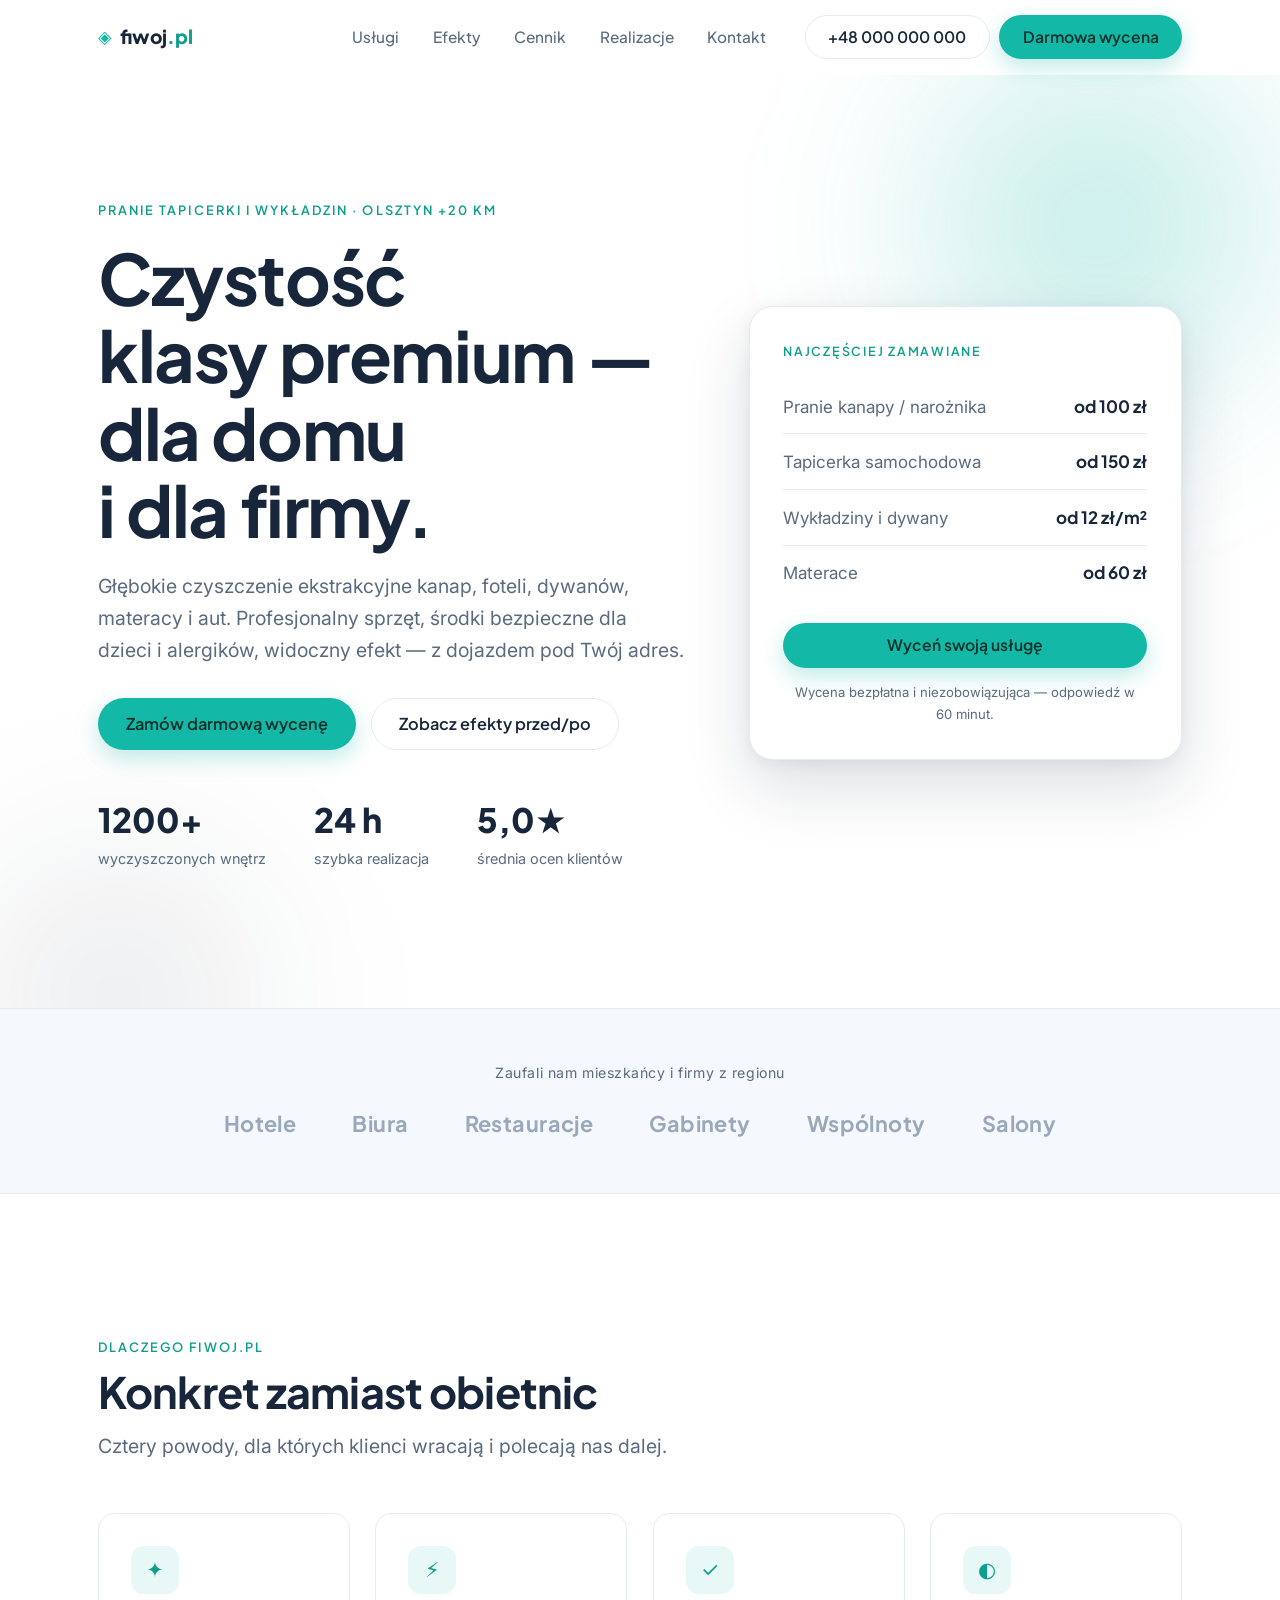
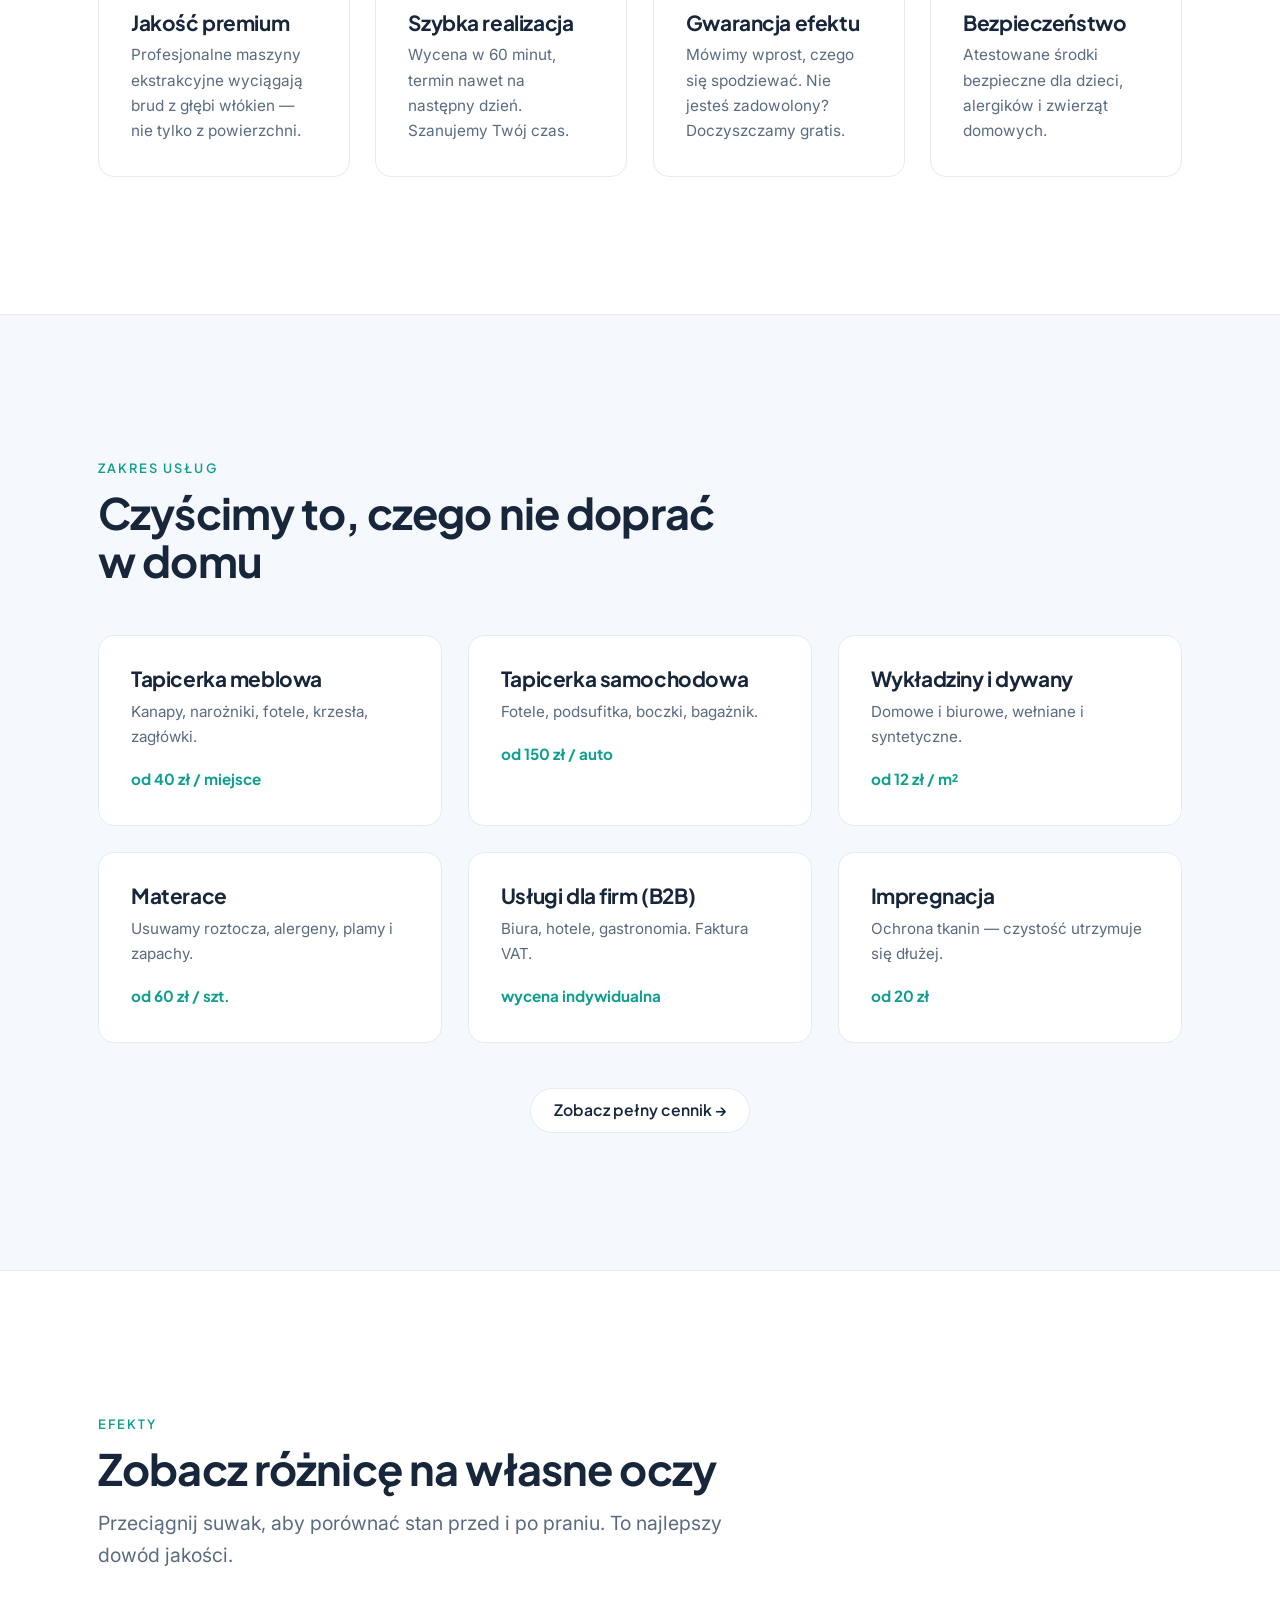
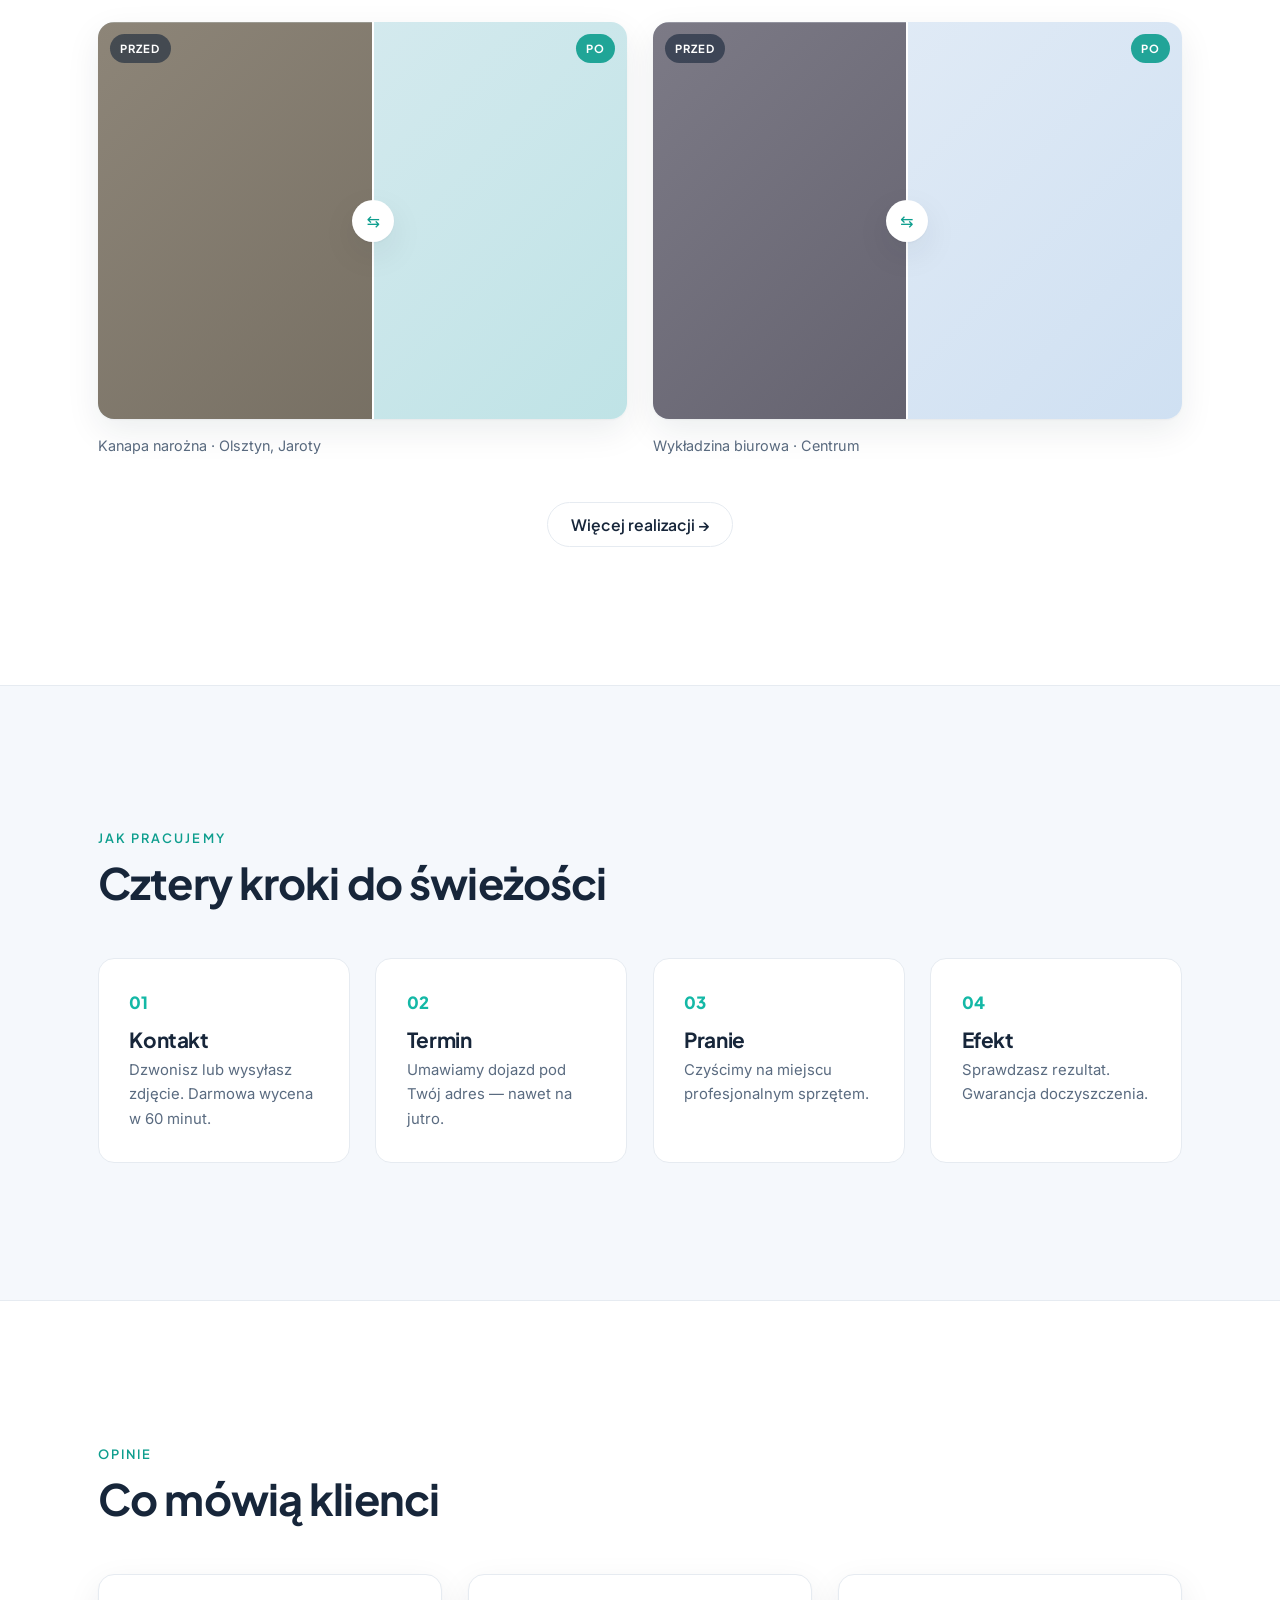
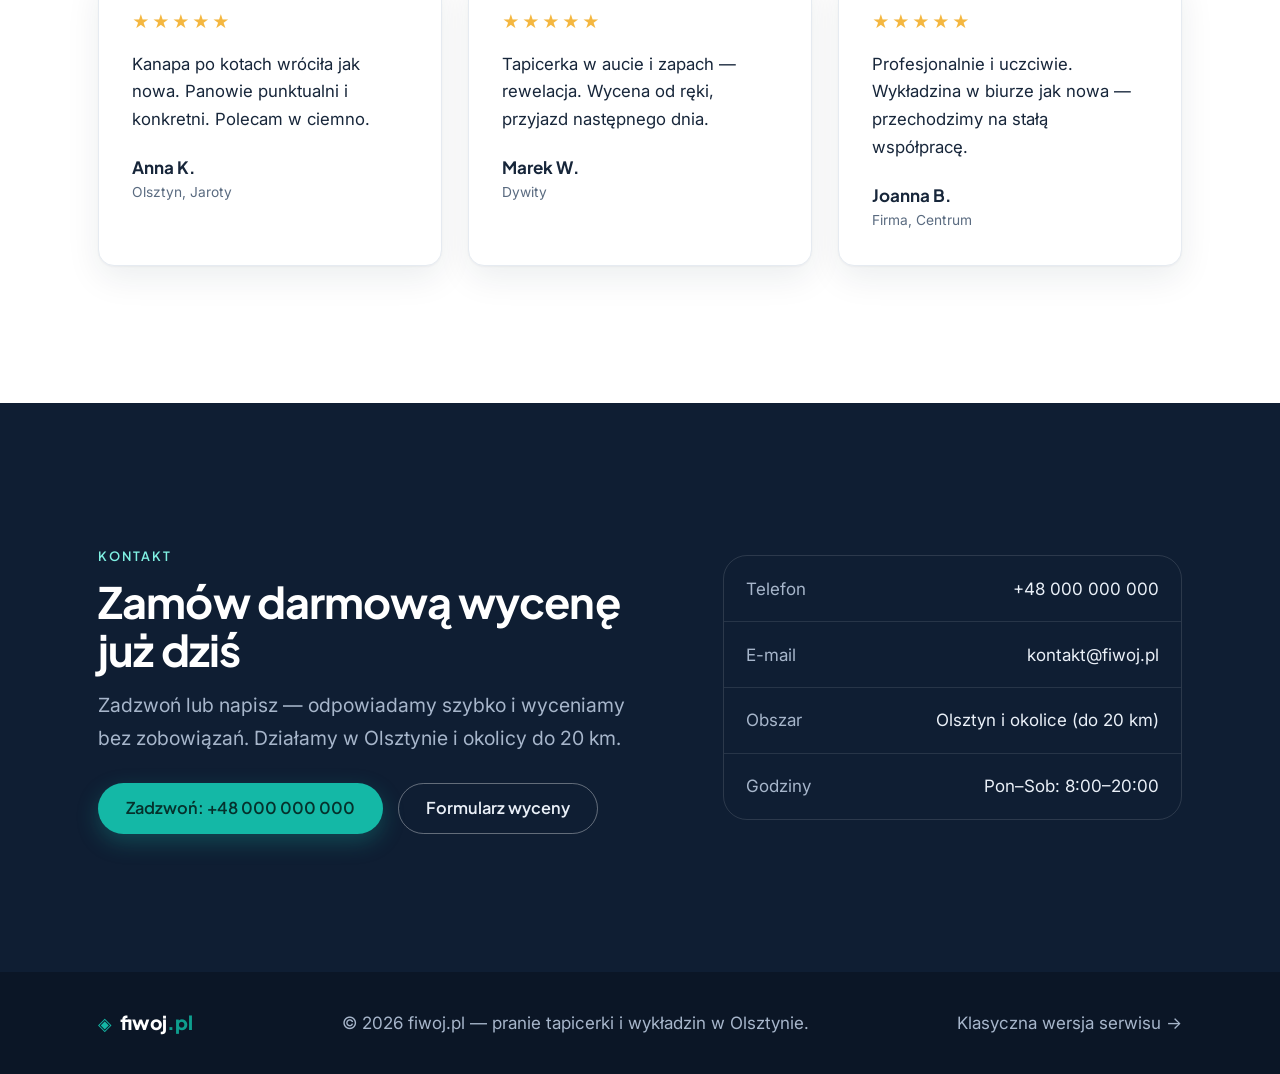
<file: premium/index.html>
<!DOCTYPE html>
<html lang="pl">
<head>
  <meta charset="UTF-8" />
  <meta name="viewport" content="width=device-width, initial-scale=1.0" />
  <title>fiwoj.pl — przekierowanie</title>
  <link rel="canonical" href="../" />
  <meta http-equiv="refresh" content="0; url=../" />
  <meta name="robots" content="noindex" />
</head>
<body>
  <p>Ta odsłona jest teraz stroną główną. Przekierowuję… <a href="../">Przejdź do fiwoj.pl</a></p>
  <script>location.replace("../");</script>
</body>
</html>
</file>
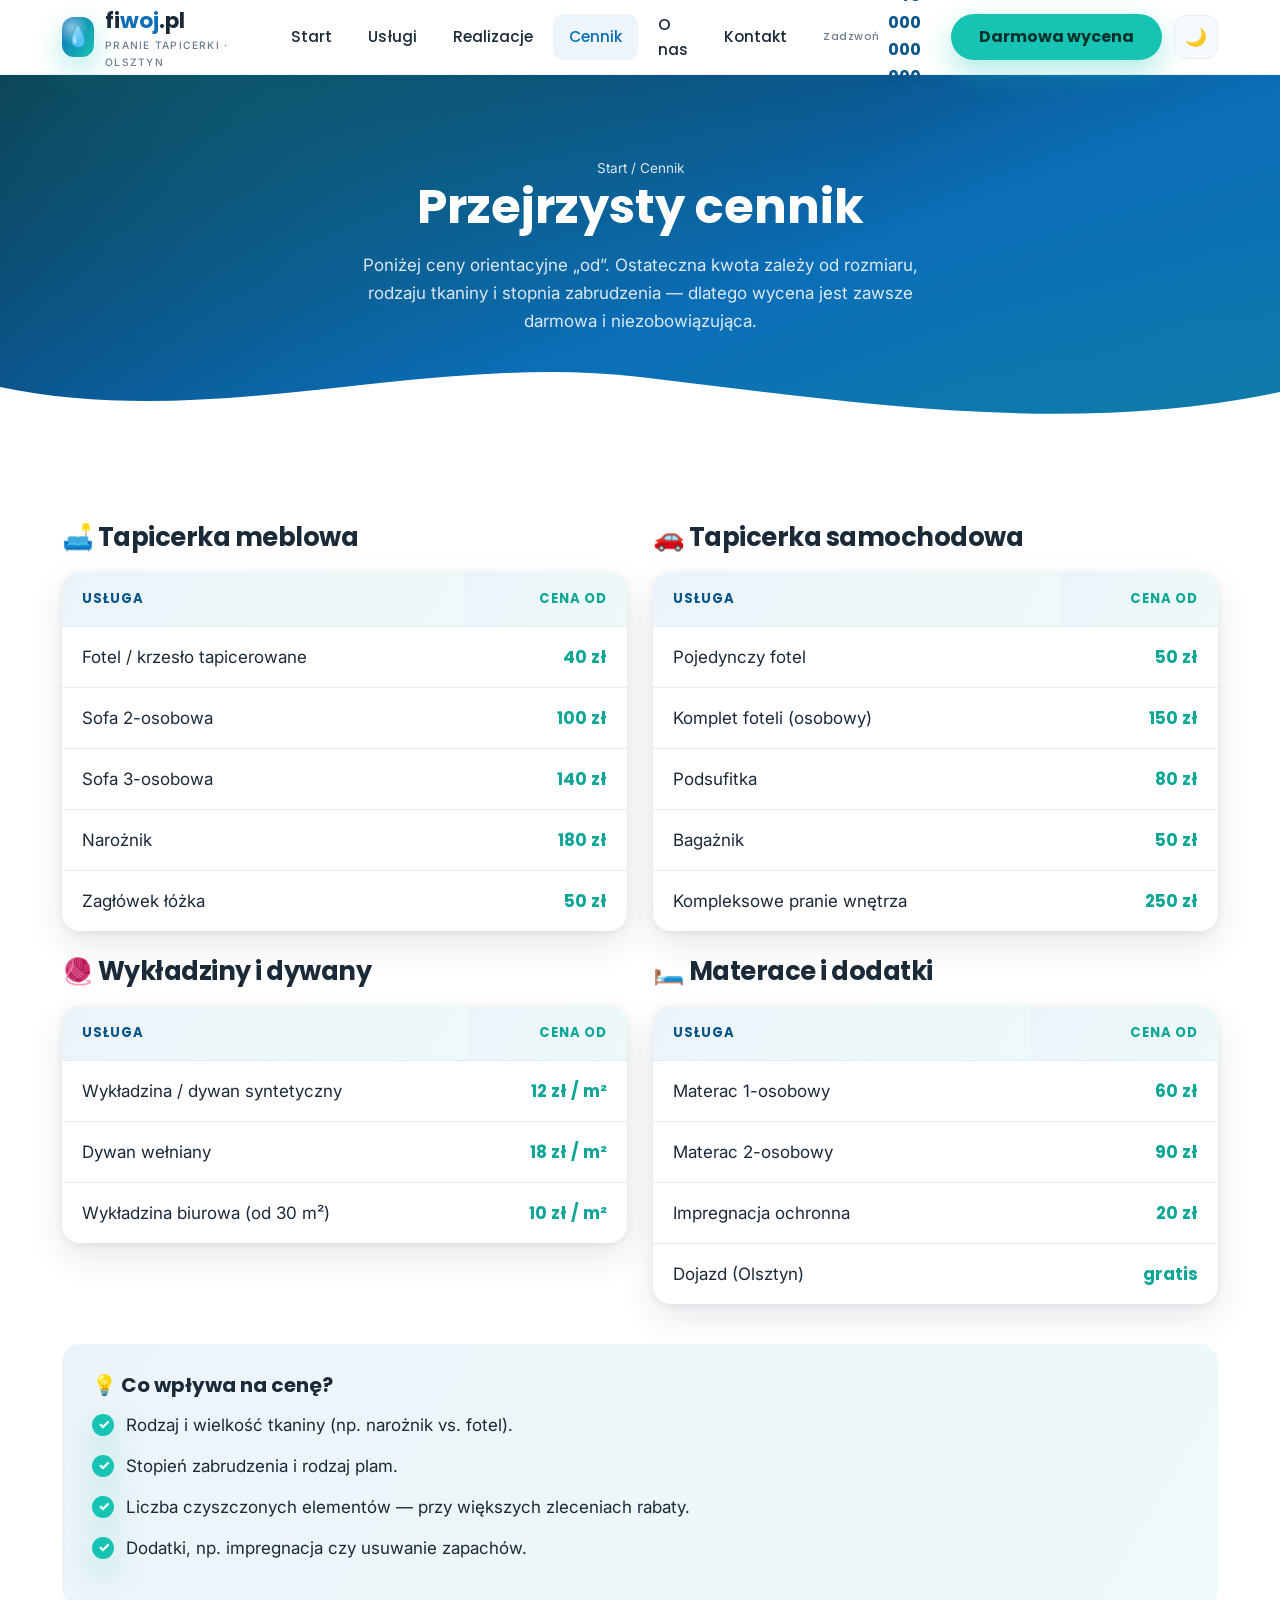
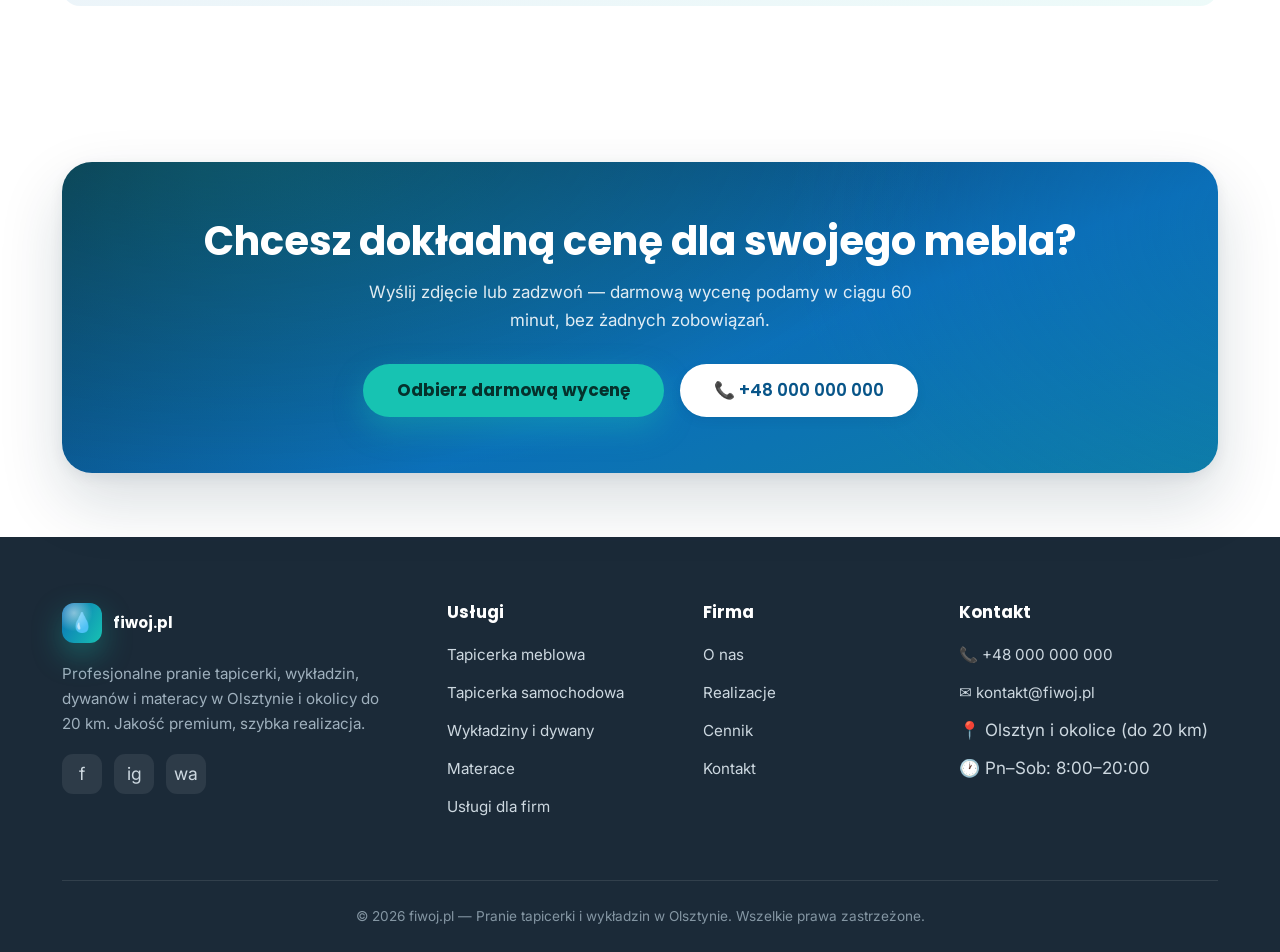
<file: cennik.html>
<!DOCTYPE html>
<html lang="pl">
<head>
  <meta charset="UTF-8" />
  <meta name="viewport" content="width=device-width, initial-scale=1.0" />
  <title>Cennik prania tapicerki i wykładzin | fiwoj.pl Olsztyn</title>
  <meta name="description" content="Cennik usług fiwoj.pl w Olsztynie: pranie kanap, foteli, tapicerki samochodowej, wykładzin i materacy. Orientacyjne ceny i darmowa, niezobowiązująca wycena." />
  <meta name="theme-color" content="#0B6FB8" />
  <link rel="preconnect" href="https://fonts.googleapis.com" />
  <link rel="preconnect" href="https://fonts.gstatic.com" crossorigin />
  <link href="https://fonts.googleapis.com/css2?family=Poppins:wght@500;600;700&family=Inter:wght@400;500;600&display=swap" rel="stylesheet" />
  <link rel="stylesheet" href="css/style.css" />
  <style>
    .price-table { width:100%; border-collapse:collapse; background:var(--white); border-radius:var(--radius); overflow:hidden; box-shadow:var(--shadow-md); transition:background-color .45s ease; }
    [data-theme="dark"] .price-table th { color:#8fd0f0; }
    .price-table th, .price-table td { text-align:left; padding:16px 20px; border-bottom:1px solid var(--neutral-light); }
    .price-table th { background:var(--grad-brand-soft); font-family:var(--font-head); font-size:.82rem; letter-spacing:.06em; text-transform:uppercase; color:var(--blue-deep); }
    .price-table td:last-child, .price-table th:last-child { text-align:right; font-family:var(--font-head); font-weight:700; color:var(--teal-deep); white-space:nowrap; }
    .price-table tr:last-child td { border-bottom:none; }
    .price-table tbody tr:hover, .price-table tr:hover { background:var(--ice); }
  </style>
  <script>try{var t=localStorage.getItem('fiwoj-theme')||(window.matchMedia&&matchMedia('(prefers-color-scheme:dark)').matches?'dark':'light');document.documentElement.setAttribute('data-theme',t);}catch(e){}</script>
</head>
<body>
  <header class="header">
    <div class="container header__inner">
      <a href="index.html" class="logo" aria-label="fiwoj.pl strona główna"><span class="logo__mark">💧</span><span>fi<b>woj</b>.pl<small>pranie tapicerki · Olsztyn</small></span></a>
      <nav class="nav" aria-label="Menu główne">
        <a href="index.html">Start</a><a href="uslugi.html">Usługi</a><a href="realizacje.html">Realizacje</a>
        <a href="cennik.html" class="active">Cennik</a><a href="o-nas.html">O nas</a><a href="kontakt.html">Kontakt</a>
      </nav>
      <div class="header__actions">
        <a href="tel:+48000000000" class="header__phone"><span>Zadzwoń</span>+48 000 000 000</a>
        <a href="kontakt.html" class="btn btn--cta">Darmowa wycena</a>
        <button class="theme-toggle" data-theme-toggle aria-label="Przełącz motyw" title="Zmień motyw">🌙</button>
        <button class="burger" aria-label="Otwórz menu" aria-expanded="false"><span></span><span></span><span></span></button>
      </div>
    </div>
  </header>

  <section class="page-hero">
    <div class="hero__bubbles" aria-hidden="true"></div>
    <div class="container" style="position:relative;z-index:2">
      <p class="breadcrumb"><a href="index.html">Start</a> / Cennik</p>
      <h1>Przejrzysty cennik</h1>
      <p>Poniżej ceny orientacyjne „od”. Ostateczna kwota zależy od rozmiaru, rodzaju tkaniny i stopnia zabrudzenia — dlatego wycena jest zawsze darmowa i niezobowiązująca.</p>
    </div>
    <div class="wave-divider" aria-hidden="true"><svg viewBox="0 0 1440 90" preserveAspectRatio="none"><path fill="#ffffff" d="M0,45 C240,90 480,10 720,35 C960,60 1200,95 1440,50 L1440,90 L0,90 Z"></path></svg></div>
  </section>

  <section class="section">
    <div class="container">
      <div class="grid grid--2" style="align-items:start">
        <div class="reveal">
          <h2 class="section-title" style="font-size:1.6rem;margin-bottom:20px">🛋️ Tapicerka meblowa</h2>
          <table class="price-table">
            <tr><th>Usługa</th><th>Cena od</th></tr>
            <tr><td>Fotel / krzesło tapicerowane</td><td>40 zł</td></tr>
            <tr><td>Sofa 2-osobowa</td><td>100 zł</td></tr>
            <tr><td>Sofa 3-osobowa</td><td>140 zł</td></tr>
            <tr><td>Narożnik</td><td>180 zł</td></tr>
            <tr><td>Zagłówek łóżka</td><td>50 zł</td></tr>
          </table>
        </div>
        <div class="reveal" data-delay="1">
          <h2 class="section-title" style="font-size:1.6rem;margin-bottom:20px">🚗 Tapicerka samochodowa</h2>
          <table class="price-table">
            <tr><th>Usługa</th><th>Cena od</th></tr>
            <tr><td>Pojedynczy fotel</td><td>50 zł</td></tr>
            <tr><td>Komplet foteli (osobowy)</td><td>150 zł</td></tr>
            <tr><td>Podsufitka</td><td>80 zł</td></tr>
            <tr><td>Bagażnik</td><td>50 zł</td></tr>
            <tr><td>Kompleksowe pranie wnętrza</td><td>250 zł</td></tr>
          </table>
        </div>
        <div class="reveal">
          <h2 class="section-title" style="font-size:1.6rem;margin-bottom:20px">🧶 Wykładziny i dywany</h2>
          <table class="price-table">
            <tr><th>Usługa</th><th>Cena od</th></tr>
            <tr><td>Wykładzina / dywan syntetyczny</td><td>12 zł / m²</td></tr>
            <tr><td>Dywan wełniany</td><td>18 zł / m²</td></tr>
            <tr><td>Wykładzina biurowa (od 30 m²)</td><td>10 zł / m²</td></tr>
          </table>
        </div>
        <div class="reveal" data-delay="1">
          <h2 class="section-title" style="font-size:1.6rem;margin-bottom:20px">🛏️ Materace i dodatki</h2>
          <table class="price-table">
            <tr><th>Usługa</th><th>Cena od</th></tr>
            <tr><td>Materac 1-osobowy</td><td>60 zł</td></tr>
            <tr><td>Materac 2-osobowy</td><td>90 zł</td></tr>
            <tr><td>Impregnacja ochronna</td><td>20 zł</td></tr>
            <tr><td>Dojazd (Olsztyn)</td><td>gratis</td></tr>
          </table>
        </div>
      </div>

      <div class="card reveal" style="margin-top:40px;background:var(--grad-brand-soft);border:none">
        <h3 style="margin-bottom:14px">💡 Co wpływa na cenę?</h3>
        <ul class="check-list">
          <li>Rodzaj i wielkość tkaniny (np. narożnik vs. fotel).</li>
          <li>Stopień zabrudzenia i rodzaj plam.</li>
          <li>Liczba czyszczonych elementów — przy większych zleceniach rabaty.</li>
          <li>Dodatki, np. impregnacja czy usuwanie zapachów.</li>
        </ul>
      </div>
    </div>
  </section>

  <section class="section--tight">
    <div class="container">
      <div class="cta-band reveal">
        <div class="hero__bubbles" aria-hidden="true"></div>
        <div style="position:relative;z-index:2">
          <h2>Chcesz dokładną cenę dla swojego mebla?</h2>
          <p>Wyślij zdjęcie lub zadzwoń — darmową wycenę podamy w ciągu 60 minut, bez żadnych zobowiązań.</p>
          <div class="hero__cta">
            <a href="kontakt.html" class="btn btn--cta btn--lg">Odbierz darmową wycenę</a>
            <a href="tel:+48000000000" class="btn btn--phone btn--lg">📞 +48 000 000 000</a>
          </div>
        </div>
      </div>
    </div>
  </section>

  <footer class="footer">
    <div class="container">
      <div class="footer__grid">
        <div>
          <a href="index.html" class="logo"><span class="logo__mark">💧</span><span>fi<b>woj</b>.pl</span></a>
          <p class="footer__desc">Profesjonalne pranie tapicerki, wykładzin, dywanów i materacy w Olsztynie i okolicy do 20 km. Jakość premium, szybka realizacja.</p>
          <div class="footer__social"><a href="#" aria-label="Facebook">f</a><a href="#" aria-label="Instagram">ig</a><a href="#" aria-label="WhatsApp">wa</a></div>
        </div>
        <div><h4>Usługi</h4><ul><li><a href="uslugi.html">Tapicerka meblowa</a></li><li><a href="uslugi.html">Tapicerka samochodowa</a></li><li><a href="uslugi.html">Wykładziny i dywany</a></li><li><a href="uslugi.html">Materace</a></li><li><a href="uslugi.html">Usługi dla firm</a></li></ul></div>
        <div><h4>Firma</h4><ul><li><a href="o-nas.html">O nas</a></li><li><a href="realizacje.html">Realizacje</a></li><li><a href="cennik.html">Cennik</a></li><li><a href="kontakt.html">Kontakt</a></li></ul></div>
        <div><h4>Kontakt</h4><ul><li><a href="tel:+48000000000">📞 +48 000 000 000</a></li><li><a href="mailto:kontakt@fiwoj.pl">✉️ kontakt@fiwoj.pl</a></li><li>📍 Olsztyn i okolice (do 20 km)</li><li>🕐 Pn–Sob: 8:00–20:00</li></ul></div>
      </div>
      <div class="footer__bottom">© <span id="year">2026</span> fiwoj.pl — Pranie tapicerki i wykładzin w Olsztynie. Wszelkie prawa zastrzeżone.</div>
    </div>
  </footer>

  <div class="mobile-bar">
    <a href="tel:+48000000000" class="btn btn--phone">📞 Zadzwoń</a>
    <a href="kontakt.html" class="btn btn--cta">Darmowa wycena</a>
  </div>
  <script src="js/main.js"></script>
  <script type="module" src="js/theme.js"></script>
</body>
</html>
</file>
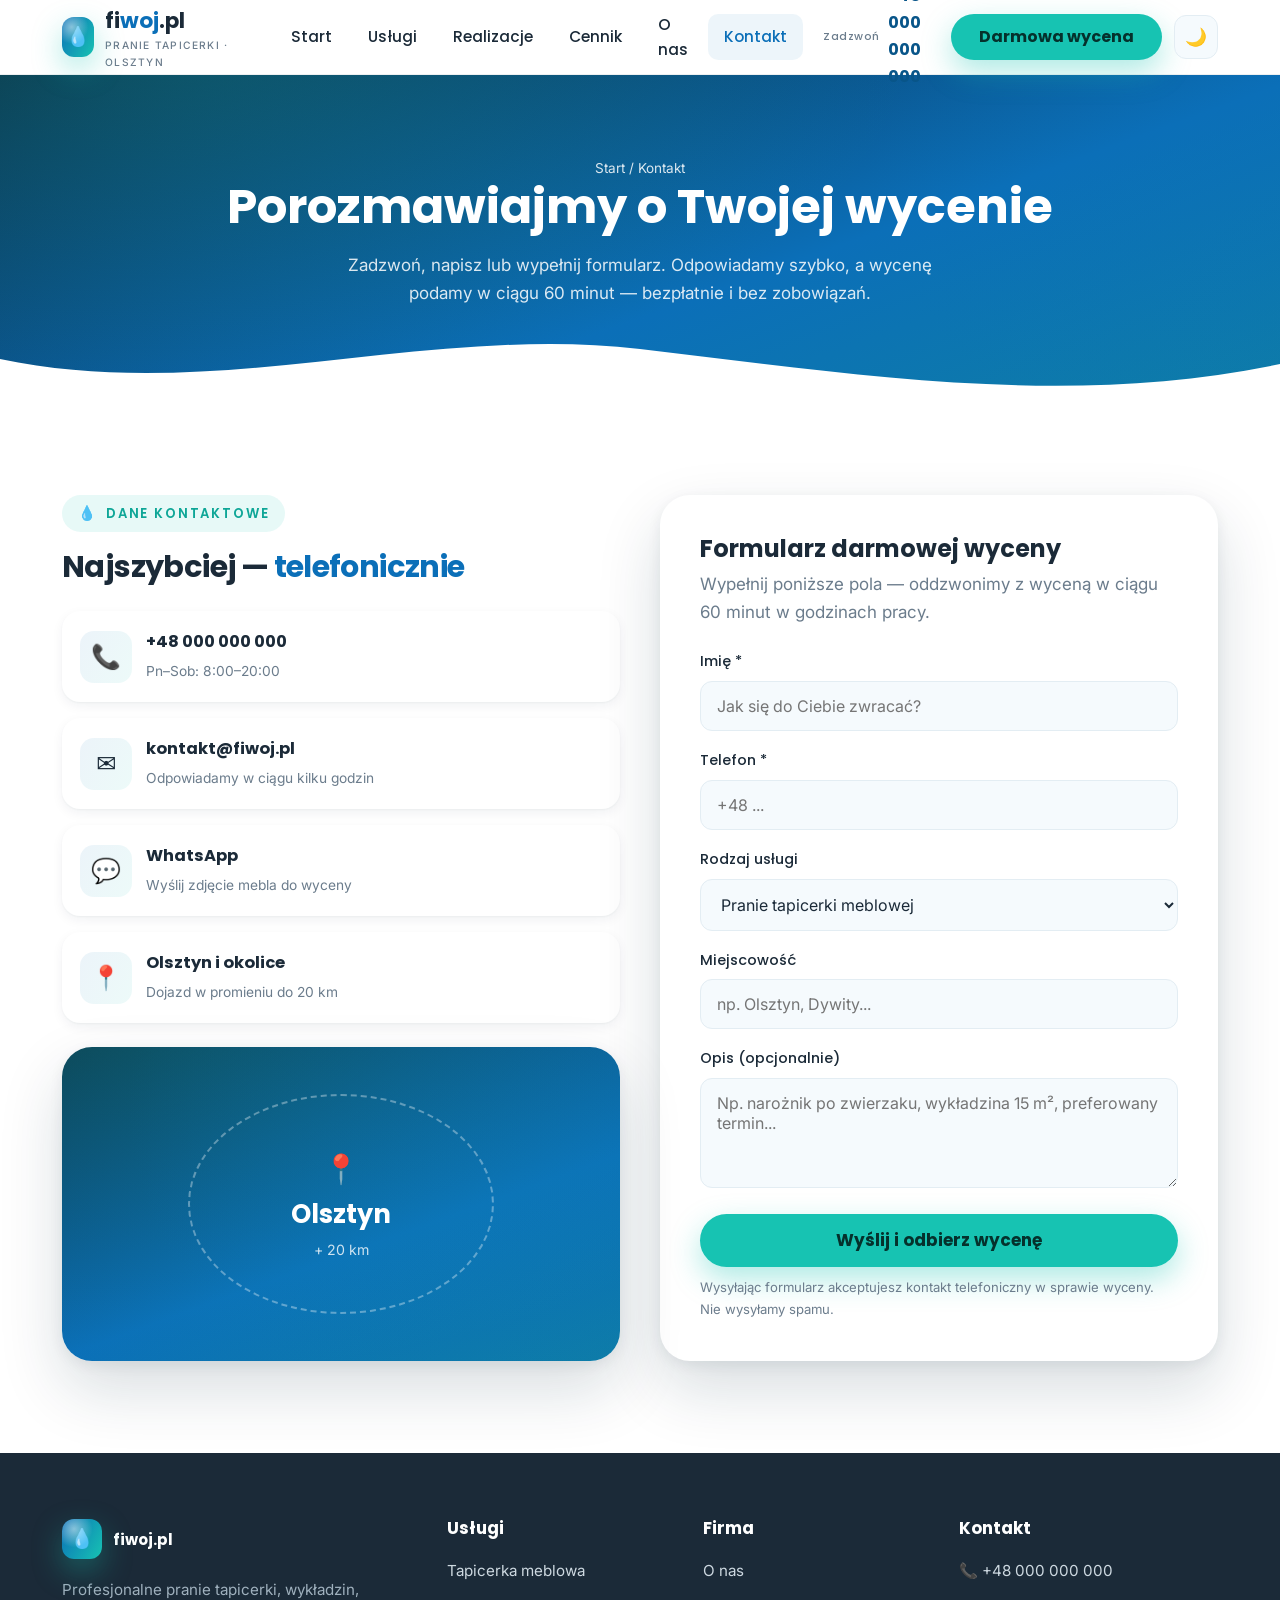
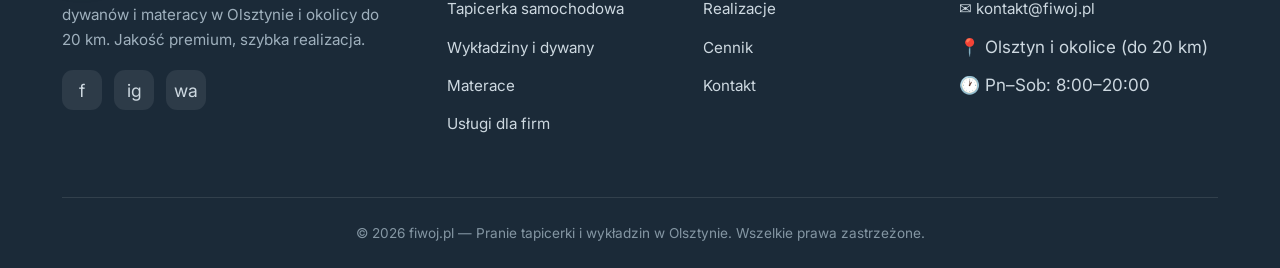
<file: kontakt.html>
<!DOCTYPE html>
<html lang="pl">
<head>
  <meta charset="UTF-8" />
  <meta name="viewport" content="width=device-width, initial-scale=1.0" />
  <title>Kontakt i darmowa wycena | fiwoj.pl pranie tapicerki Olsztyn</title>
  <meta name="description" content="Skontaktuj się z fiwoj.pl – pranie tapicerki i wykładzin w Olsztynie. Zadzwoń lub wypełnij formularz, a podamy darmową wycenę w 60 minut. Dojazd do 20 km." />
  <meta name="theme-color" content="#0B6FB8" />
  <link rel="preconnect" href="https://fonts.googleapis.com" />
  <link rel="preconnect" href="https://fonts.gstatic.com" crossorigin />
  <link href="https://fonts.googleapis.com/css2?family=Poppins:wght@500;600;700&family=Inter:wght@400;500;600&display=swap" rel="stylesheet" />
  <link rel="stylesheet" href="css/style.css" />
  <script>try{var t=localStorage.getItem('fiwoj-theme')||(window.matchMedia&&matchMedia('(prefers-color-scheme:dark)').matches?'dark':'light');document.documentElement.setAttribute('data-theme',t);}catch(e){}</script>
</head>
<body>
  <header class="header">
    <div class="container header__inner">
      <a href="index.html" class="logo" aria-label="fiwoj.pl strona główna"><span class="logo__mark">💧</span><span>fi<b>woj</b>.pl<small>pranie tapicerki · Olsztyn</small></span></a>
      <nav class="nav" aria-label="Menu główne">
        <a href="index.html">Start</a><a href="uslugi.html">Usługi</a><a href="realizacje.html">Realizacje</a>
        <a href="cennik.html">Cennik</a><a href="o-nas.html">O nas</a><a href="kontakt.html" class="active">Kontakt</a>
      </nav>
      <div class="header__actions">
        <a href="tel:+48000000000" class="header__phone"><span>Zadzwoń</span>+48 000 000 000</a>
        <a href="#formularz" class="btn btn--cta">Darmowa wycena</a>
        <button class="theme-toggle" data-theme-toggle aria-label="Przełącz motyw" title="Zmień motyw">🌙</button>
        <button class="burger" aria-label="Otwórz menu" aria-expanded="false"><span></span><span></span><span></span></button>
      </div>
    </div>
  </header>

  <section class="page-hero">
    <div class="hero__bubbles" aria-hidden="true"></div>
    <div class="container" style="position:relative;z-index:2">
      <p class="breadcrumb"><a href="index.html">Start</a> / Kontakt</p>
      <h1>Porozmawiajmy o Twojej wycenie</h1>
      <p>Zadzwoń, napisz lub wypełnij formularz. Odpowiadamy szybko, a wycenę podamy w ciągu 60 minut — bezpłatnie i bez zobowiązań.</p>
    </div>
    <div class="wave-divider" aria-hidden="true"><svg viewBox="0 0 1440 90" preserveAspectRatio="none"><path fill="#ffffff" d="M0,45 C240,90 480,10 720,35 C960,60 1200,95 1440,50 L1440,90 L0,90 Z"></path></svg></div>
  </section>

  <section class="section">
    <div class="container">
      <div class="grid grid--2" style="align-items:start;gap:40px">
        <div class="reveal">
          <span class="eyebrow">Dane kontaktowe</span>
          <h2 class="section-title" style="font-size:1.9rem">Najszybciej — <span class="accent">telefonicznie</span></h2>
          <div class="grid" style="margin-top:26px;gap:16px">
            <a href="tel:+48000000000" class="trust-item" style="background:#fff;padding:18px;border-radius:var(--radius);box-shadow:var(--shadow-sm)"><span class="ic">📞</span><div><b>+48 000 000 000</b><small>Pn–Sob: 8:00–20:00</small></div></a>
            <a href="mailto:kontakt@fiwoj.pl" class="trust-item" style="background:#fff;padding:18px;border-radius:var(--radius);box-shadow:var(--shadow-sm)"><span class="ic">✉️</span><div><b>kontakt@fiwoj.pl</b><small>Odpowiadamy w ciągu kilku godzin</small></div></a>
            <a href="#" class="trust-item" style="background:#fff;padding:18px;border-radius:var(--radius);box-shadow:var(--shadow-sm)"><span class="ic">💬</span><div><b>WhatsApp</b><small>Wyślij zdjęcie mebla do wyceny</small></div></a>
            <div class="trust-item" style="background:#fff;padding:18px;border-radius:var(--radius);box-shadow:var(--shadow-sm)"><span class="ic">📍</span><div><b>Olsztyn i okolice</b><small>Dojazd w promieniu do 20 km</small></div></div>
          </div>
          <div class="area__map" aria-hidden="true" style="margin-top:24px;aspect-ratio:16/9">
            <div class="area__ring" style="width:55%;height:70%"></div>
            <div class="area__center"><span style="font-size:1.8rem">📍</span><b>Olsztyn</b><small style="opacity:.8">+ 20 km</small></div>
          </div>
        </div>

        <div class="reveal" data-delay="1" id="formularz">
          <div class="form-card">
            <h2 style="font-size:1.5rem;margin-bottom:8px">Formularz darmowej wyceny</h2>
            <p style="color:var(--neutral);margin-bottom:24px">Wypełnij poniższe pola — oddzwonimy z wyceną w ciągu 60 minut w godzinach pracy.</p>
            <form data-quote>
              <div class="form-success">✅ Dziękujemy! Twoje zgłoszenie zostało wysłane — oddzwonimy z wyceną najszybciej jak to możliwe.</div>
              <div class="field"><label for="name">Imię *</label><input type="text" id="name" name="name" placeholder="Jak się do Ciebie zwracać?" required /></div>
              <div class="field"><label for="phone">Telefon *</label><input type="tel" id="phone" name="phone" placeholder="+48 ..." required /></div>
              <div class="field"><label for="service">Rodzaj usługi</label>
                <select id="service" name="service">
                  <option>Pranie tapicerki meblowej</option>
                  <option>Pranie tapicerki samochodowej</option>
                  <option>Pranie wykładzin / dywanów</option>
                  <option>Pranie materacy</option>
                  <option>Usługi dla firm</option>
                  <option>Inne / nie jestem pewien</option>
                </select>
              </div>
              <div class="field"><label for="city">Miejscowość</label><input type="text" id="city" name="city" placeholder="np. Olsztyn, Dywity..." /></div>
              <div class="field"><label for="msg">Opis (opcjonalnie)</label><textarea id="msg" name="msg" placeholder="Np. narożnik po zwierzaku, wykładzina 15 m², preferowany termin..."></textarea></div>
              <button type="submit" class="btn btn--cta btn--lg btn--block">Wyślij i odbierz wycenę</button>
              <p class="form-note">Wysyłając formularz akceptujesz kontakt telefoniczny w sprawie wyceny. Nie wysyłamy spamu.</p>
            </form>
          </div>
        </div>
      </div>
    </div>
  </section>

  <footer class="footer">
    <div class="container">
      <div class="footer__grid">
        <div>
          <a href="index.html" class="logo"><span class="logo__mark">💧</span><span>fi<b>woj</b>.pl</span></a>
          <p class="footer__desc">Profesjonalne pranie tapicerki, wykładzin, dywanów i materacy w Olsztynie i okolicy do 20 km. Jakość premium, szybka realizacja.</p>
          <div class="footer__social"><a href="#" aria-label="Facebook">f</a><a href="#" aria-label="Instagram">ig</a><a href="#" aria-label="WhatsApp">wa</a></div>
        </div>
        <div><h4>Usługi</h4><ul><li><a href="uslugi.html">Tapicerka meblowa</a></li><li><a href="uslugi.html">Tapicerka samochodowa</a></li><li><a href="uslugi.html">Wykładziny i dywany</a></li><li><a href="uslugi.html">Materace</a></li><li><a href="uslugi.html">Usługi dla firm</a></li></ul></div>
        <div><h4>Firma</h4><ul><li><a href="o-nas.html">O nas</a></li><li><a href="realizacje.html">Realizacje</a></li><li><a href="cennik.html">Cennik</a></li><li><a href="kontakt.html">Kontakt</a></li></ul></div>
        <div><h4>Kontakt</h4><ul><li><a href="tel:+48000000000">📞 +48 000 000 000</a></li><li><a href="mailto:kontakt@fiwoj.pl">✉️ kontakt@fiwoj.pl</a></li><li>📍 Olsztyn i okolice (do 20 km)</li><li>🕐 Pn–Sob: 8:00–20:00</li></ul></div>
      </div>
      <div class="footer__bottom">© <span id="year">2026</span> fiwoj.pl — Pranie tapicerki i wykładzin w Olsztynie. Wszelkie prawa zastrzeżone.</div>
    </div>
  </footer>

  <div class="mobile-bar">
    <a href="tel:+48000000000" class="btn btn--phone">📞 Zadzwoń</a>
    <a href="#formularz" class="btn btn--cta">Darmowa wycena</a>
  </div>
  <script src="js/main.js"></script>
  <script type="module" src="js/theme.js"></script>
</body>
</html>
</file>
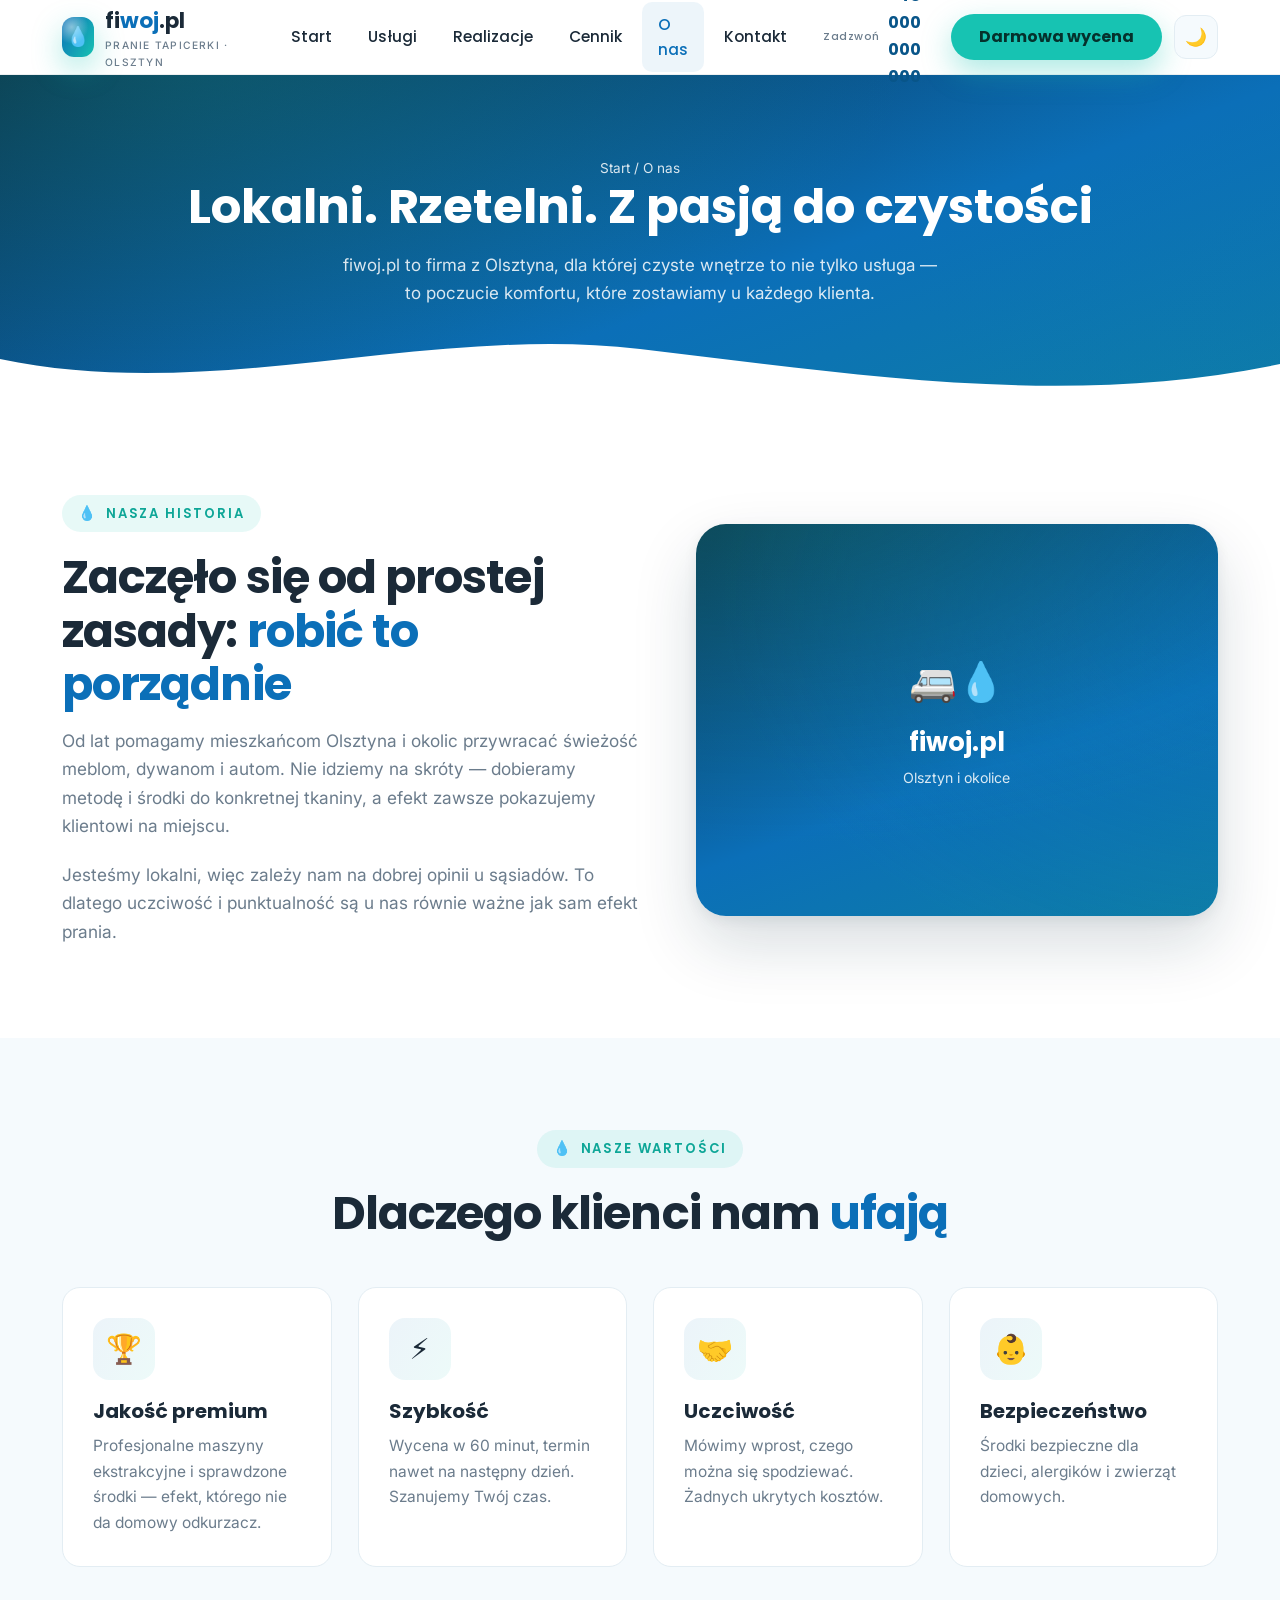
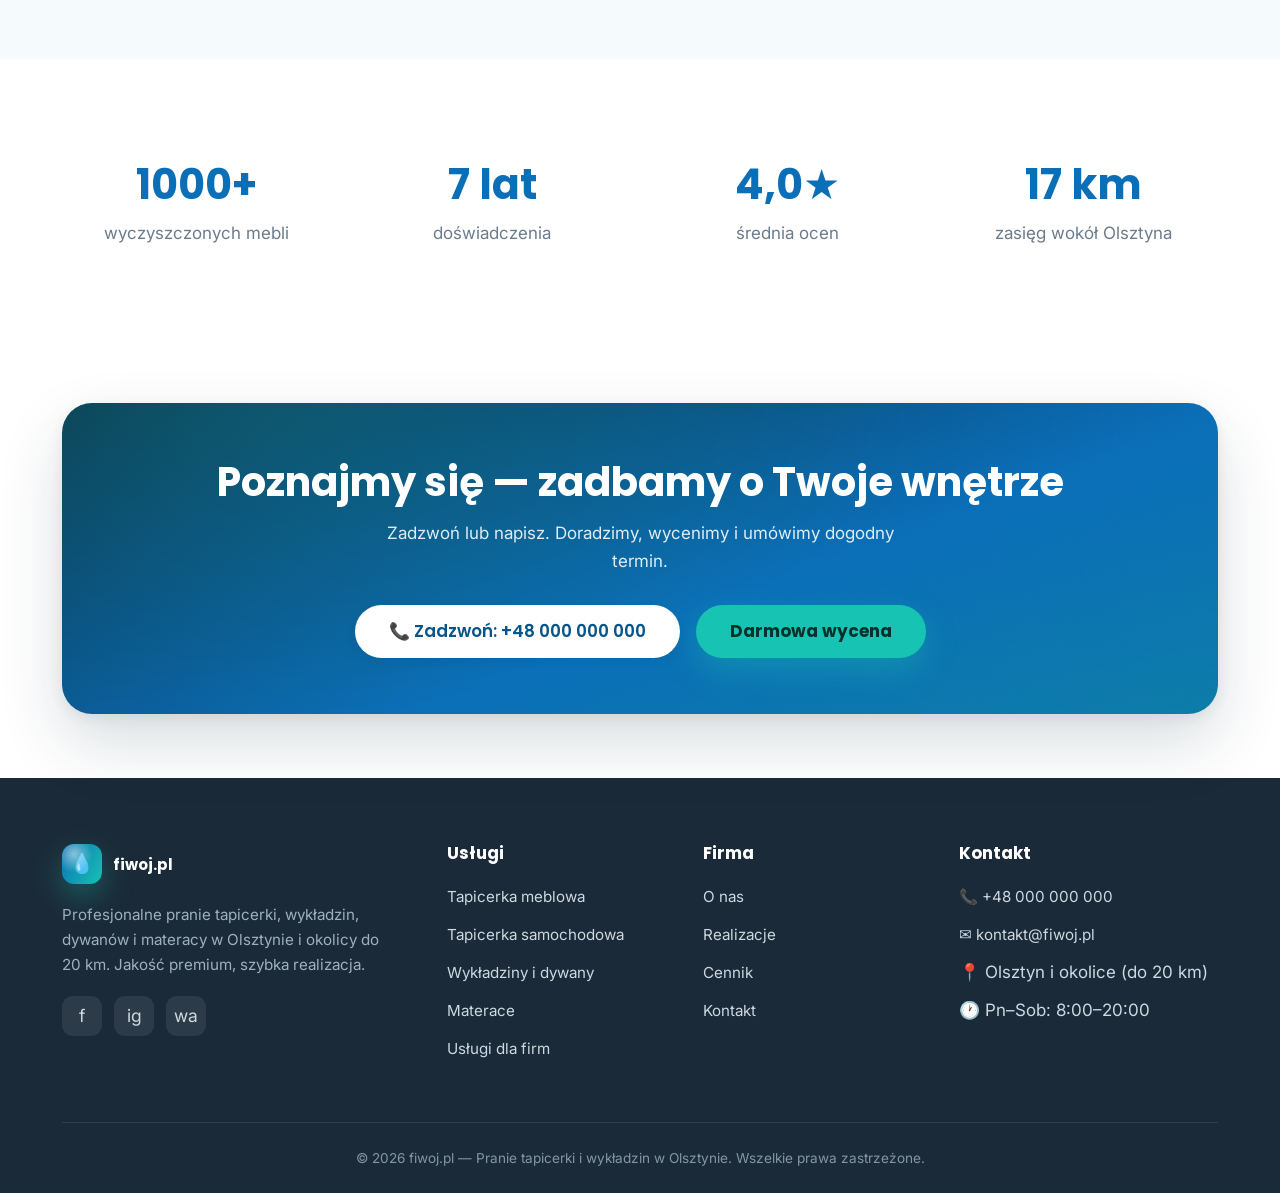
<file: o-nas.html>
<!DOCTYPE html>
<html lang="pl">
<head>
  <meta charset="UTF-8" />
  <meta name="viewport" content="width=device-width, initial-scale=1.0" />
  <title>O nas – kim jesteśmy | fiwoj.pl pranie tapicerki Olsztyn</title>
  <meta name="description" content="Poznaj fiwoj.pl – lokalną firmę z Olsztyna specjalizującą się w praniu tapicerki i wykładzin. Profesjonalny sprzęt, uczciwe podejście, jakość premium." />
  <meta name="theme-color" content="#0B6FB8" />
  <link rel="preconnect" href="https://fonts.googleapis.com" />
  <link rel="preconnect" href="https://fonts.gstatic.com" crossorigin />
  <link href="https://fonts.googleapis.com/css2?family=Poppins:wght@500;600;700&family=Inter:wght@400;500;600&display=swap" rel="stylesheet" />
  <link rel="stylesheet" href="css/style.css" />
  <script>try{var t=localStorage.getItem('fiwoj-theme')||(window.matchMedia&&matchMedia('(prefers-color-scheme:dark)').matches?'dark':'light');document.documentElement.setAttribute('data-theme',t);}catch(e){}</script>
</head>
<body>
  <header class="header">
    <div class="container header__inner">
      <a href="index.html" class="logo" aria-label="fiwoj.pl strona główna"><span class="logo__mark">💧</span><span>fi<b>woj</b>.pl<small>pranie tapicerki · Olsztyn</small></span></a>
      <nav class="nav" aria-label="Menu główne">
        <a href="index.html">Start</a><a href="uslugi.html">Usługi</a><a href="realizacje.html">Realizacje</a>
        <a href="cennik.html">Cennik</a><a href="o-nas.html" class="active">O nas</a><a href="kontakt.html">Kontakt</a>
      </nav>
      <div class="header__actions">
        <a href="tel:+48000000000" class="header__phone"><span>Zadzwoń</span>+48 000 000 000</a>
        <a href="kontakt.html" class="btn btn--cta">Darmowa wycena</a>
        <button class="theme-toggle" data-theme-toggle aria-label="Przełącz motyw" title="Zmień motyw">🌙</button>
        <button class="burger" aria-label="Otwórz menu" aria-expanded="false"><span></span><span></span><span></span></button>
      </div>
    </div>
  </header>

  <section class="page-hero">
    <div class="hero__bubbles" aria-hidden="true"></div>
    <div class="container" style="position:relative;z-index:2">
      <p class="breadcrumb"><a href="index.html">Start</a> / O nas</p>
      <h1>Lokalni. Rzetelni. Z pasją do czystości</h1>
      <p>fiwoj.pl to firma z Olsztyna, dla której czyste wnętrze to nie tylko usługa — to poczucie komfortu, które zostawiamy u każdego klienta.</p>
    </div>
    <div class="wave-divider" aria-hidden="true"><svg viewBox="0 0 1440 90" preserveAspectRatio="none"><path fill="#ffffff" d="M0,45 C240,90 480,10 720,35 C960,60 1200,95 1440,50 L1440,90 L0,90 Z"></path></svg></div>
  </section>

  <section class="section">
    <div class="container">
      <div class="hero__grid" style="align-items:center">
        <div class="reveal">
          <span class="eyebrow">Nasza historia</span>
          <h2 class="section-title">Zaczęło się od prostej zasady: <span class="accent">robić to porządnie</span></h2>
          <p class="section-lead" style="margin-bottom:20px">Od lat pomagamy mieszkańcom Olsztyna i okolic przywracać świeżość meblom, dywanom i autom. Nie idziemy na skróty — dobieramy metodę i środki do konkretnej tkaniny, a efekt zawsze pokazujemy klientowi na miejscu.</p>
          <p class="section-lead">Jesteśmy lokalni, więc zależy nam na dobrej opinii u sąsiadów. To dlatego uczciwość i punktualność są u nas równie ważne jak sam efekt prania.</p>
        </div>
        <div class="reveal" data-delay="1">
          <div class="area__map" aria-hidden="true" style="aspect-ratio:4/3">
            <div class="area__center"><span style="font-size:2.4rem">🚐💧</span><b style="margin-top:8px">fiwoj.pl</b><small style="opacity:.85">Olsztyn i okolice</small></div>
          </div>
        </div>
      </div>
    </div>
  </section>

  <section class="section section--ice">
    <div class="container">
      <div class="text-center reveal">
        <span class="eyebrow">Nasze wartości</span>
        <h2 class="section-title">Dlaczego klienci nam <span class="accent">ufają</span></h2>
      </div>
      <div class="grid grid--4" style="margin-top:48px">
        <div class="card reveal"><div class="card__icon">🏆</div><h3>Jakość premium</h3><p>Profesjonalne maszyny ekstrakcyjne i sprawdzone środki — efekt, którego nie da domowy odkurzacz.</p></div>
        <div class="card reveal" data-delay="1"><div class="card__icon">⚡</div><h3>Szybkość</h3><p>Wycena w 60 minut, termin nawet na następny dzień. Szanujemy Twój czas.</p></div>
        <div class="card reveal" data-delay="2"><div class="card__icon">🤝</div><h3>Uczciwość</h3><p>Mówimy wprost, czego można się spodziewać. Żadnych ukrytych kosztów.</p></div>
        <div class="card reveal" data-delay="3"><div class="card__icon">👶</div><h3>Bezpieczeństwo</h3><p>Środki bezpieczne dla dzieci, alergików i zwierząt domowych.</p></div>
      </div>
    </div>
  </section>

  <section class="section">
    <div class="container">
      <div class="grid grid--4 text-center">
        <div class="reveal"><b style="font-family:var(--font-head);font-size:2.6rem;color:var(--blue)"><span data-count="1200" data-suffix="+">0</span></b><p style="color:var(--neutral)">wyczyszczonych mebli</p></div>
        <div class="reveal" data-delay="1"><b style="font-family:var(--font-head);font-size:2.6rem;color:var(--blue)"><span data-count="8" data-suffix=" lat">0</span></b><p style="color:var(--neutral)">doświadczenia</p></div>
        <div class="reveal" data-delay="2"><b style="font-family:var(--font-head);font-size:2.6rem;color:var(--blue)"><span data-count="5" data-suffix=",0★">0</span></b><p style="color:var(--neutral)">średnia ocen</p></div>
        <div class="reveal" data-delay="3"><b style="font-family:var(--font-head);font-size:2.6rem;color:var(--blue)"><span data-count="20" data-suffix=" km">0</span></b><p style="color:var(--neutral)">zasięg wokół Olsztyna</p></div>
      </div>
    </div>
  </section>

  <section class="section--tight">
    <div class="container">
      <div class="cta-band reveal">
        <div class="hero__bubbles" aria-hidden="true"></div>
        <div style="position:relative;z-index:2">
          <h2>Poznajmy się — zadbamy o Twoje wnętrze</h2>
          <p>Zadzwoń lub napisz. Doradzimy, wycenimy i umówimy dogodny termin.</p>
          <div class="hero__cta">
            <a href="tel:+48000000000" class="btn btn--phone btn--lg">📞 Zadzwoń: +48 000 000 000</a>
            <a href="kontakt.html" class="btn btn--cta btn--lg">Darmowa wycena</a>
          </div>
        </div>
      </div>
    </div>
  </section>

  <footer class="footer">
    <div class="container">
      <div class="footer__grid">
        <div>
          <a href="index.html" class="logo"><span class="logo__mark">💧</span><span>fi<b>woj</b>.pl</span></a>
          <p class="footer__desc">Profesjonalne pranie tapicerki, wykładzin, dywanów i materacy w Olsztynie i okolicy do 20 km. Jakość premium, szybka realizacja.</p>
          <div class="footer__social"><a href="#" aria-label="Facebook">f</a><a href="#" aria-label="Instagram">ig</a><a href="#" aria-label="WhatsApp">wa</a></div>
        </div>
        <div><h4>Usługi</h4><ul><li><a href="uslugi.html">Tapicerka meblowa</a></li><li><a href="uslugi.html">Tapicerka samochodowa</a></li><li><a href="uslugi.html">Wykładziny i dywany</a></li><li><a href="uslugi.html">Materace</a></li><li><a href="uslugi.html">Usługi dla firm</a></li></ul></div>
        <div><h4>Firma</h4><ul><li><a href="o-nas.html">O nas</a></li><li><a href="realizacje.html">Realizacje</a></li><li><a href="cennik.html">Cennik</a></li><li><a href="kontakt.html">Kontakt</a></li></ul></div>
        <div><h4>Kontakt</h4><ul><li><a href="tel:+48000000000">📞 +48 000 000 000</a></li><li><a href="mailto:kontakt@fiwoj.pl">✉️ kontakt@fiwoj.pl</a></li><li>📍 Olsztyn i okolice (do 20 km)</li><li>🕐 Pn–Sob: 8:00–20:00</li></ul></div>
      </div>
      <div class="footer__bottom">© <span id="year">2026</span> fiwoj.pl — Pranie tapicerki i wykładzin w Olsztynie. Wszelkie prawa zastrzeżone.</div>
    </div>
  </footer>

  <div class="mobile-bar">
    <a href="tel:+48000000000" class="btn btn--phone">📞 Zadzwoń</a>
    <a href="kontakt.html" class="btn btn--cta">Darmowa wycena</a>
  </div>
  <script src="js/main.js"></script>
  <script type="module" src="js/theme.js"></script>
</body>
</html>
</file>
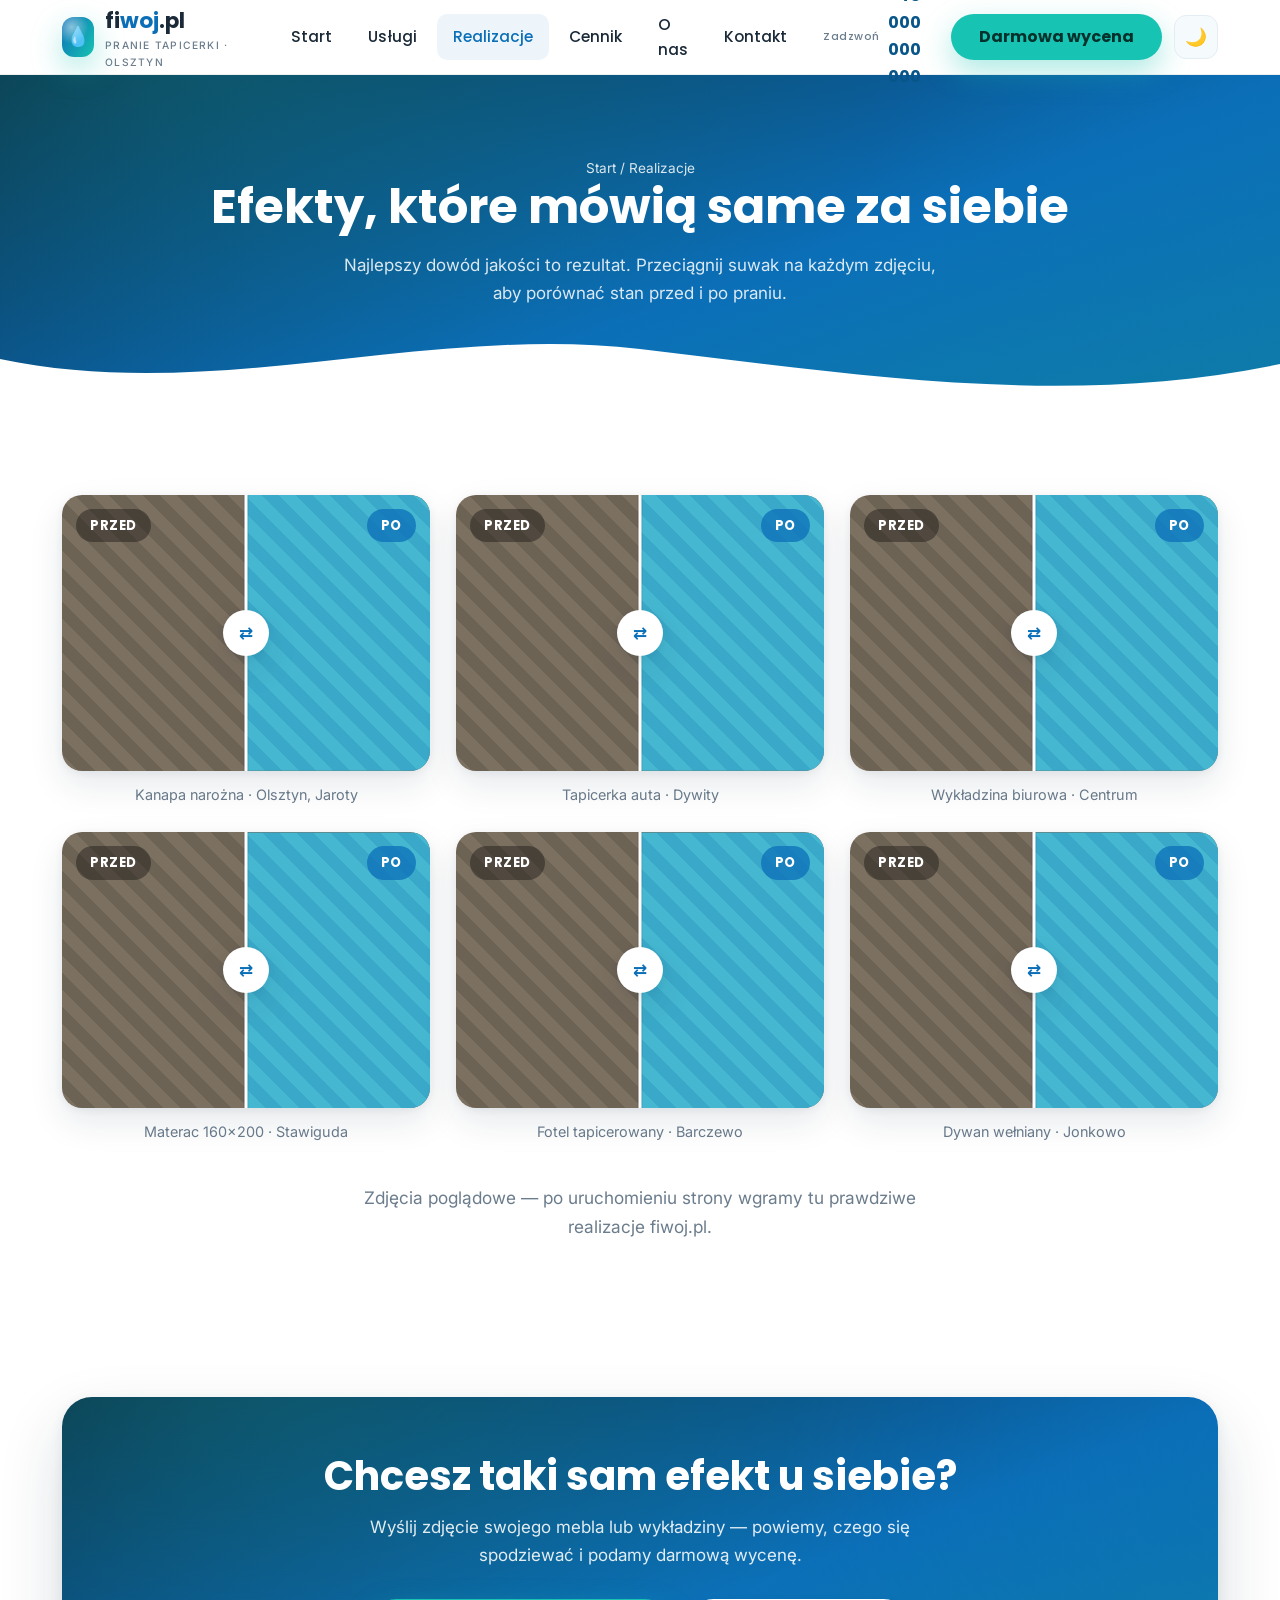
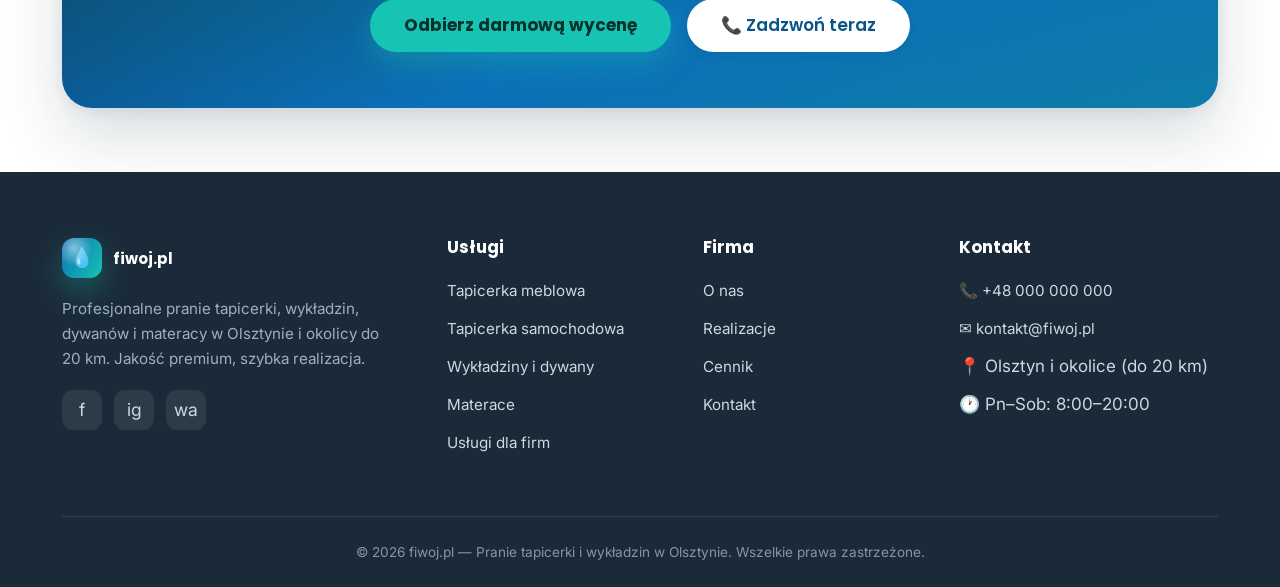
<file: realizacje.html>
<!DOCTYPE html>
<html lang="pl">
<head>
  <meta charset="UTF-8" />
  <meta name="viewport" content="width=device-width, initial-scale=1.0" />
  <title>Realizacje – efekty przed i po | fiwoj.pl pranie Olsztyn</title>
  <meta name="description" content="Zobacz efekty naszej pracy: zdjęcia przed i po praniu tapicerki, wykładzin, dywanów i materacy w Olsztynie. Przeciągnij suwak i porównaj rezultat." />
  <meta name="theme-color" content="#0B6FB8" />
  <link rel="preconnect" href="https://fonts.googleapis.com" />
  <link rel="preconnect" href="https://fonts.gstatic.com" crossorigin />
  <link href="https://fonts.googleapis.com/css2?family=Poppins:wght@500;600;700&family=Inter:wght@400;500;600&display=swap" rel="stylesheet" />
  <link rel="stylesheet" href="css/style.css" />
  <script>try{var t=localStorage.getItem('fiwoj-theme')||(window.matchMedia&&matchMedia('(prefers-color-scheme:dark)').matches?'dark':'light');document.documentElement.setAttribute('data-theme',t);}catch(e){}</script>
</head>
<body>
  <header class="header">
    <div class="container header__inner">
      <a href="index.html" class="logo" aria-label="fiwoj.pl strona główna"><span class="logo__mark">💧</span><span>fi<b>woj</b>.pl<small>pranie tapicerki · Olsztyn</small></span></a>
      <nav class="nav" aria-label="Menu główne">
        <a href="index.html">Start</a><a href="uslugi.html">Usługi</a>
        <a href="realizacje.html" class="active">Realizacje</a>
        <a href="cennik.html">Cennik</a><a href="o-nas.html">O nas</a><a href="kontakt.html">Kontakt</a>
      </nav>
      <div class="header__actions">
        <a href="tel:+48000000000" class="header__phone"><span>Zadzwoń</span>+48 000 000 000</a>
        <a href="kontakt.html" class="btn btn--cta">Darmowa wycena</a>
        <button class="theme-toggle" data-theme-toggle aria-label="Przełącz motyw" title="Zmień motyw">🌙</button>
        <button class="burger" aria-label="Otwórz menu" aria-expanded="false"><span></span><span></span><span></span></button>
      </div>
    </div>
  </header>

  <section class="page-hero">
    <div class="hero__bubbles" aria-hidden="true"></div>
    <div class="container" style="position:relative;z-index:2">
      <p class="breadcrumb"><a href="index.html">Start</a> / Realizacje</p>
      <h1>Efekty, które mówią same za siebie</h1>
      <p>Najlepszy dowód jakości to rezultat. Przeciągnij suwak na każdym zdjęciu, aby porównać stan przed i po praniu.</p>
    </div>
    <div class="wave-divider" aria-hidden="true"><svg viewBox="0 0 1440 90" preserveAspectRatio="none"><path fill="#ffffff" d="M0,45 C240,90 480,10 720,35 C960,60 1200,95 1440,50 L1440,90 L0,90 Z"></path></svg></div>
  </section>

  <section class="section">
    <div class="container">
      <div class="grid grid--3">
        <div class="reveal">
          <div class="ba" role="img" aria-label="Kanapa przed i po praniu"><div class="ba__img ba__before"><span>PRZED</span></div><div class="ba__after ba__img"><span>PO</span></div><div class="ba__handle"></div><div class="ba__grip">⇄</div></div>
          <p class="ba__caption">Kanapa narożna · Olsztyn, Jaroty</p>
        </div>
        <div class="reveal" data-delay="1">
          <div class="ba" role="img" aria-label="Fotel samochodowy przed i po praniu"><div class="ba__img ba__before"><span>PRZED</span></div><div class="ba__after ba__img"><span>PO</span></div><div class="ba__handle"></div><div class="ba__grip">⇄</div></div>
          <p class="ba__caption">Tapicerka auta · Dywity</p>
        </div>
        <div class="reveal" data-delay="2">
          <div class="ba" role="img" aria-label="Wykładzina przed i po praniu"><div class="ba__img ba__before"><span>PRZED</span></div><div class="ba__after ba__img"><span>PO</span></div><div class="ba__handle"></div><div class="ba__grip">⇄</div></div>
          <p class="ba__caption">Wykładzina biurowa · Centrum</p>
        </div>
        <div class="reveal">
          <div class="ba" role="img" aria-label="Materac przed i po praniu"><div class="ba__img ba__before"><span>PRZED</span></div><div class="ba__after ba__img"><span>PO</span></div><div class="ba__handle"></div><div class="ba__grip">⇄</div></div>
          <p class="ba__caption">Materac 160×200 · Stawiguda</p>
        </div>
        <div class="reveal" data-delay="1">
          <div class="ba" role="img" aria-label="Fotel przed i po praniu"><div class="ba__img ba__before"><span>PRZED</span></div><div class="ba__after ba__img"><span>PO</span></div><div class="ba__handle"></div><div class="ba__grip">⇄</div></div>
          <p class="ba__caption">Fotel tapicerowany · Barczewo</p>
        </div>
        <div class="reveal" data-delay="2">
          <div class="ba" role="img" aria-label="Dywan przed i po praniu"><div class="ba__img ba__before"><span>PRZED</span></div><div class="ba__after ba__img"><span>PO</span></div><div class="ba__handle"></div><div class="ba__grip">⇄</div></div>
          <p class="ba__caption">Dywan wełniany · Jonkowo</p>
        </div>
      </div>
      <p class="text-center section-lead" style="margin:40px auto 0">Zdjęcia poglądowe — po uruchomieniu strony wgramy tu prawdziwe realizacje fiwoj.pl.</p>
    </div>
  </section>

  <section class="section--tight">
    <div class="container">
      <div class="cta-band reveal">
        <div class="hero__bubbles" aria-hidden="true"></div>
        <div style="position:relative;z-index:2">
          <h2>Chcesz taki sam efekt u siebie?</h2>
          <p>Wyślij zdjęcie swojego mebla lub wykładziny — powiemy, czego się spodziewać i podamy darmową wycenę.</p>
          <div class="hero__cta">
            <a href="kontakt.html" class="btn btn--cta btn--lg">Odbierz darmową wycenę</a>
            <a href="tel:+48000000000" class="btn btn--phone btn--lg">📞 Zadzwoń teraz</a>
          </div>
        </div>
      </div>
    </div>
  </section>

  <footer class="footer">
    <div class="container">
      <div class="footer__grid">
        <div>
          <a href="index.html" class="logo"><span class="logo__mark">💧</span><span>fi<b>woj</b>.pl</span></a>
          <p class="footer__desc">Profesjonalne pranie tapicerki, wykładzin, dywanów i materacy w Olsztynie i okolicy do 20 km. Jakość premium, szybka realizacja.</p>
          <div class="footer__social"><a href="#" aria-label="Facebook">f</a><a href="#" aria-label="Instagram">ig</a><a href="#" aria-label="WhatsApp">wa</a></div>
        </div>
        <div><h4>Usługi</h4><ul><li><a href="uslugi.html">Tapicerka meblowa</a></li><li><a href="uslugi.html">Tapicerka samochodowa</a></li><li><a href="uslugi.html">Wykładziny i dywany</a></li><li><a href="uslugi.html">Materace</a></li><li><a href="uslugi.html">Usługi dla firm</a></li></ul></div>
        <div><h4>Firma</h4><ul><li><a href="o-nas.html">O nas</a></li><li><a href="realizacje.html">Realizacje</a></li><li><a href="cennik.html">Cennik</a></li><li><a href="kontakt.html">Kontakt</a></li></ul></div>
        <div><h4>Kontakt</h4><ul><li><a href="tel:+48000000000">📞 +48 000 000 000</a></li><li><a href="mailto:kontakt@fiwoj.pl">✉️ kontakt@fiwoj.pl</a></li><li>📍 Olsztyn i okolice (do 20 km)</li><li>🕐 Pn–Sob: 8:00–20:00</li></ul></div>
      </div>
      <div class="footer__bottom">© <span id="year">2026</span> fiwoj.pl — Pranie tapicerki i wykładzin w Olsztynie. Wszelkie prawa zastrzeżone.</div>
    </div>
  </footer>

  <div class="mobile-bar">
    <a href="tel:+48000000000" class="btn btn--phone">📞 Zadzwoń</a>
    <a href="kontakt.html" class="btn btn--cta">Darmowa wycena</a>
  </div>
  <script src="js/main.js"></script>
  <script type="module" src="js/theme.js"></script>
</body>
</html>
</file>
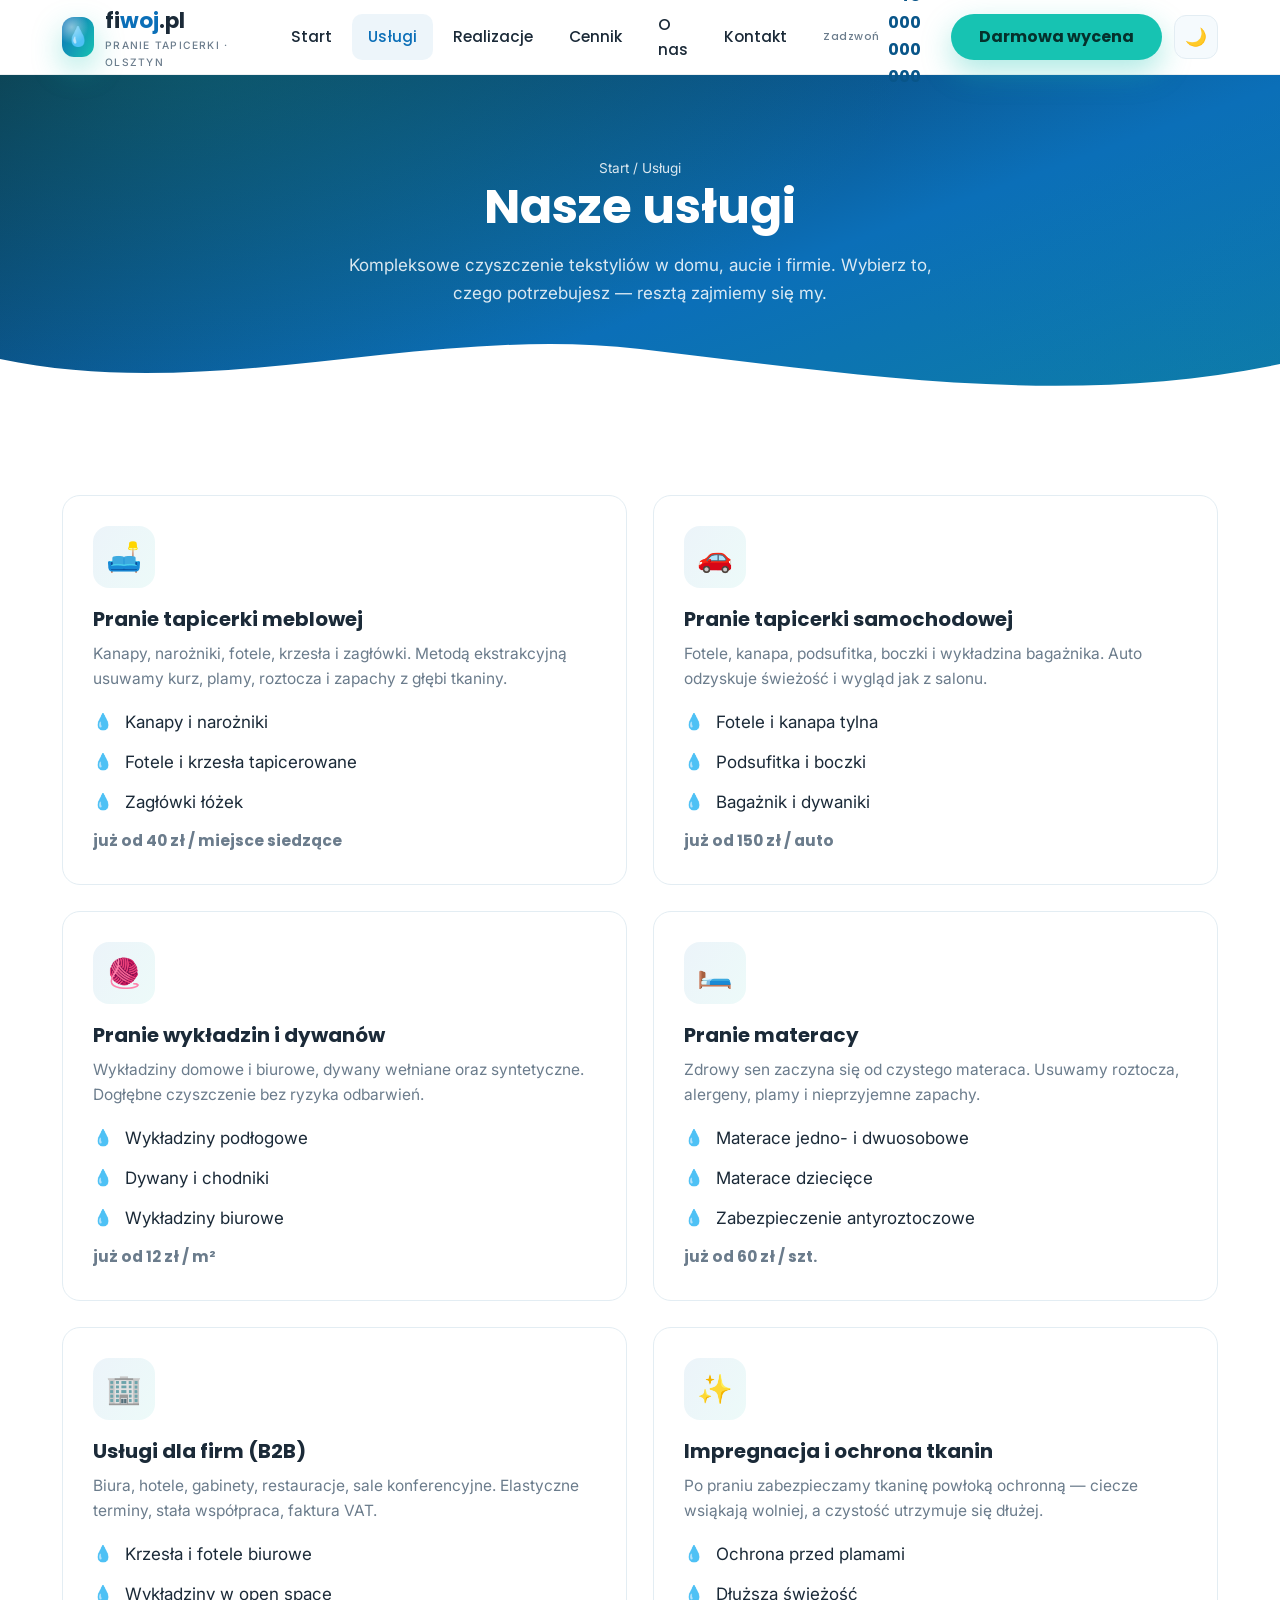
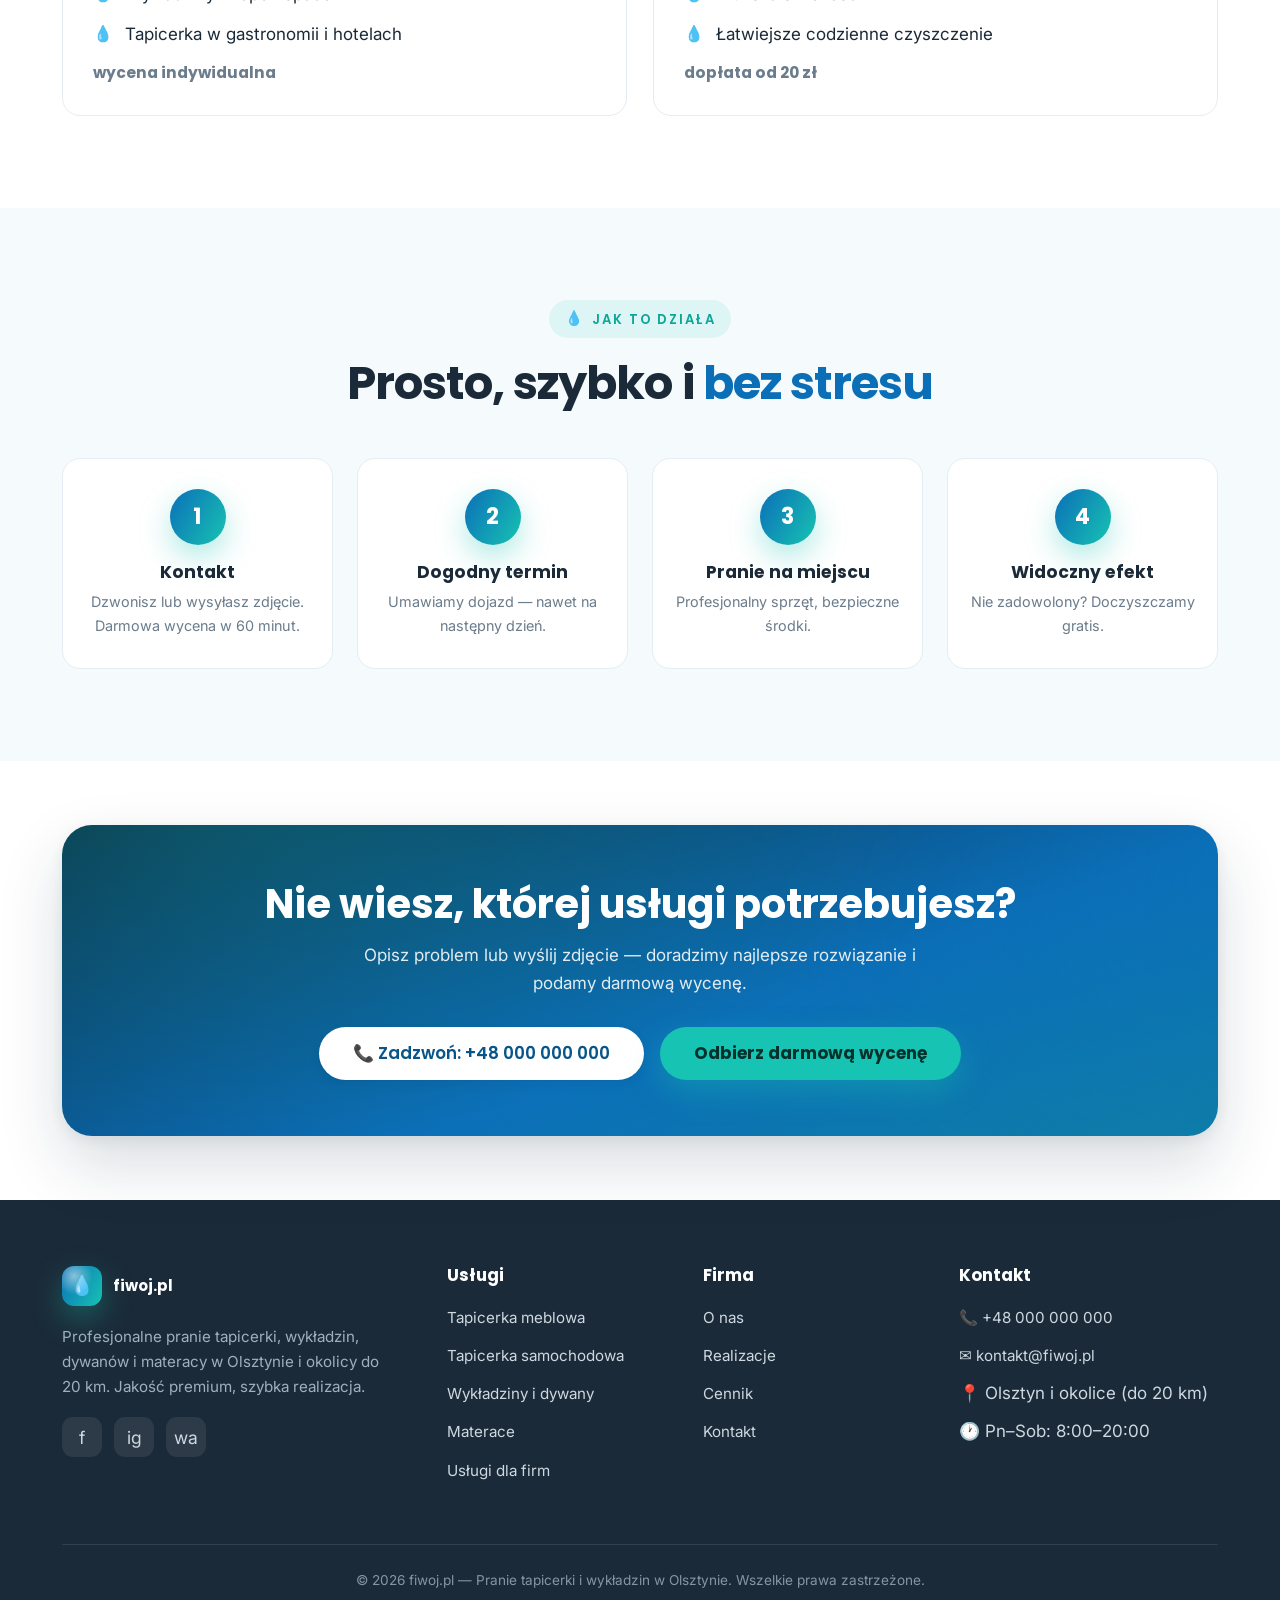
<file: uslugi.html>
<!DOCTYPE html>
<html lang="pl">
<head>
  <meta charset="UTF-8" />
  <meta name="viewport" content="width=device-width, initial-scale=1.0" />
  <title>Usługi – pranie tapicerki, wykładzin, materacy | fiwoj.pl Olsztyn</title>
  <meta name="description" content="Zakres usług fiwoj.pl w Olsztynie: pranie tapicerki meblowej i samochodowej, wykładzin, dywanów, materacy oraz usługi dla firm. Jakość premium, darmowa wycena." />
  <meta name="theme-color" content="#0B6FB8" />
  <link rel="preconnect" href="https://fonts.googleapis.com" />
  <link rel="preconnect" href="https://fonts.gstatic.com" crossorigin />
  <link href="https://fonts.googleapis.com/css2?family=Poppins:wght@500;600;700&family=Inter:wght@400;500;600&display=swap" rel="stylesheet" />
  <link rel="stylesheet" href="css/style.css" />
  <script>try{var t=localStorage.getItem('fiwoj-theme')||(window.matchMedia&&matchMedia('(prefers-color-scheme:dark)').matches?'dark':'light');document.documentElement.setAttribute('data-theme',t);}catch(e){}</script>
</head>
<body>
  <header class="header">
    <div class="container header__inner">
      <a href="index.html" class="logo" aria-label="fiwoj.pl strona główna">
        <span class="logo__mark">💧</span><span>fi<b>woj</b>.pl<small>pranie tapicerki · Olsztyn</small></span>
      </a>
      <nav class="nav" aria-label="Menu główne">
        <a href="index.html">Start</a>
        <a href="uslugi.html" class="active">Usługi</a>
        <a href="realizacje.html">Realizacje</a>
        <a href="cennik.html">Cennik</a>
        <a href="o-nas.html">O nas</a>
        <a href="kontakt.html">Kontakt</a>
      </nav>
      <div class="header__actions">
        <a href="tel:+48000000000" class="header__phone"><span>Zadzwoń</span>+48 000 000 000</a>
        <a href="kontakt.html" class="btn btn--cta">Darmowa wycena</a>
        <button class="theme-toggle" data-theme-toggle aria-label="Przełącz motyw" title="Zmień motyw">🌙</button>
        <button class="burger" aria-label="Otwórz menu" aria-expanded="false"><span></span><span></span><span></span></button>
      </div>
    </div>
  </header>

  <section class="page-hero">
    <div class="hero__bubbles" aria-hidden="true"></div>
    <div class="container" style="position:relative;z-index:2">
      <p class="breadcrumb"><a href="index.html">Start</a> / Usługi</p>
      <h1>Nasze usługi</h1>
      <p>Kompleksowe czyszczenie tekstyliów w domu, aucie i firmie. Wybierz to, czego potrzebujesz — resztą zajmiemy się my.</p>
    </div>
    <div class="wave-divider" aria-hidden="true">
      <svg viewBox="0 0 1440 90" preserveAspectRatio="none"><path fill="#ffffff" d="M0,45 C240,90 480,10 720,35 C960,60 1200,95 1440,50 L1440,90 L0,90 Z"></path></svg>
    </div>
  </section>

  <section class="section">
    <div class="container">
      <div class="grid grid--2">
        <article class="card reveal" id="tapicerka-meblowa">
          <div class="card__icon">🛋️</div>
          <h3>Pranie tapicerki meblowej</h3>
          <p>Kanapy, narożniki, fotele, krzesła i zagłówki. Metodą ekstrakcyjną usuwamy kurz, plamy, roztocza i zapachy z głębi tkaniny.</p>
          <ul class="drop-list" style="margin-top:16px">
            <li>Kanapy i narożniki</li><li>Fotele i krzesła tapicerowane</li><li>Zagłówki łóżek</li>
          </ul>
          <p class="card__price">już od 40 zł / miejsce siedzące</p>
        </article>
        <article class="card reveal" data-delay="1" id="tapicerka-samochodowa">
          <div class="card__icon">🚗</div>
          <h3>Pranie tapicerki samochodowej</h3>
          <p>Fotele, kanapa, podsufitka, boczki i wykładzina bagażnika. Auto odzyskuje świeżość i wygląd jak z salonu.</p>
          <ul class="drop-list" style="margin-top:16px">
            <li>Fotele i kanapa tylna</li><li>Podsufitka i boczki</li><li>Bagażnik i dywaniki</li>
          </ul>
          <p class="card__price">już od 150 zł / auto</p>
        </article>
        <article class="card reveal" id="wykladziny">
          <div class="card__icon">🧶</div>
          <h3>Pranie wykładzin i dywanów</h3>
          <p>Wykładziny domowe i biurowe, dywany wełniane oraz syntetyczne. Dogłębne czyszczenie bez ryzyka odbarwień.</p>
          <ul class="drop-list" style="margin-top:16px">
            <li>Wykładziny podłogowe</li><li>Dywany i chodniki</li><li>Wykładziny biurowe</li>
          </ul>
          <p class="card__price">już od 12 zł / m²</p>
        </article>
        <article class="card reveal" data-delay="1" id="materace">
          <div class="card__icon">🛏️</div>
          <h3>Pranie materacy</h3>
          <p>Zdrowy sen zaczyna się od czystego materaca. Usuwamy roztocza, alergeny, plamy i nieprzyjemne zapachy.</p>
          <ul class="drop-list" style="margin-top:16px">
            <li>Materace jedno- i dwuosobowe</li><li>Materace dziecięce</li><li>Zabezpieczenie antyroztoczowe</li>
          </ul>
          <p class="card__price">już od 60 zł / szt.</p>
        </article>
        <article class="card reveal" id="dla-firm">
          <div class="card__icon">🏢</div>
          <h3>Usługi dla firm (B2B)</h3>
          <p>Biura, hotele, gabinety, restauracje, sale konferencyjne. Elastyczne terminy, stała współpraca, faktura VAT.</p>
          <ul class="drop-list" style="margin-top:16px">
            <li>Krzesła i fotele biurowe</li><li>Wykładziny w open space</li><li>Tapicerka w gastronomii i hotelach</li>
          </ul>
          <p class="card__price">wycena indywidualna</p>
        </article>
        <article class="card reveal" data-delay="1" id="impregnacja">
          <div class="card__icon">✨</div>
          <h3>Impregnacja i ochrona tkanin</h3>
          <p>Po praniu zabezpieczamy tkaninę powłoką ochronną — ciecze wsiąkają wolniej, a czystość utrzymuje się dłużej.</p>
          <ul class="drop-list" style="margin-top:16px">
            <li>Ochrona przed plamami</li><li>Dłuższa świeżość</li><li>Łatwiejsze codzienne czyszczenie</li>
          </ul>
          <p class="card__price">dopłata od 20 zł</p>
        </article>
      </div>
    </div>
  </section>

  <section class="section section--ice">
    <div class="container">
      <div class="text-center reveal">
        <span class="eyebrow">Jak to działa</span>
        <h2 class="section-title">Prosto, szybko i <span class="accent">bez stresu</span></h2>
      </div>
      <div class="steps" style="margin-top:48px">
        <div class="step reveal"><div class="step__num"></div><h4>Kontakt</h4><p>Dzwonisz lub wysyłasz zdjęcie. Darmowa wycena w 60 minut.</p></div>
        <div class="step reveal" data-delay="1"><div class="step__num"></div><h4>Dogodny termin</h4><p>Umawiamy dojazd — nawet na następny dzień.</p></div>
        <div class="step reveal" data-delay="2"><div class="step__num"></div><h4>Pranie na miejscu</h4><p>Profesjonalny sprzęt, bezpieczne środki.</p></div>
        <div class="step reveal" data-delay="3"><div class="step__num"></div><h4>Widoczny efekt</h4><p>Nie zadowolony? Doczyszczamy gratis.</p></div>
      </div>
    </div>
  </section>

  <section class="section--tight">
    <div class="container">
      <div class="cta-band reveal">
        <div class="hero__bubbles" aria-hidden="true"></div>
        <div style="position:relative;z-index:2">
          <h2>Nie wiesz, której usługi potrzebujesz?</h2>
          <p>Opisz problem lub wyślij zdjęcie — doradzimy najlepsze rozwiązanie i podamy darmową wycenę.</p>
          <div class="hero__cta">
            <a href="tel:+48000000000" class="btn btn--phone btn--lg">📞 Zadzwoń: +48 000 000 000</a>
            <a href="kontakt.html" class="btn btn--cta btn--lg">Odbierz darmową wycenę</a>
          </div>
        </div>
      </div>
    </div>
  </section>

  <footer class="footer">
    <div class="container">
      <div class="footer__grid">
        <div>
          <a href="index.html" class="logo"><span class="logo__mark">💧</span><span>fi<b>woj</b>.pl</span></a>
          <p class="footer__desc">Profesjonalne pranie tapicerki, wykładzin, dywanów i materacy w Olsztynie i okolicy do 20 km. Jakość premium, szybka realizacja.</p>
          <div class="footer__social"><a href="#" aria-label="Facebook">f</a><a href="#" aria-label="Instagram">ig</a><a href="#" aria-label="WhatsApp">wa</a></div>
        </div>
        <div><h4>Usługi</h4><ul><li><a href="uslugi.html">Tapicerka meblowa</a></li><li><a href="uslugi.html">Tapicerka samochodowa</a></li><li><a href="uslugi.html">Wykładziny i dywany</a></li><li><a href="uslugi.html">Materace</a></li><li><a href="uslugi.html">Usługi dla firm</a></li></ul></div>
        <div><h4>Firma</h4><ul><li><a href="o-nas.html">O nas</a></li><li><a href="realizacje.html">Realizacje</a></li><li><a href="cennik.html">Cennik</a></li><li><a href="kontakt.html">Kontakt</a></li></ul></div>
        <div><h4>Kontakt</h4><ul><li><a href="tel:+48000000000">📞 +48 000 000 000</a></li><li><a href="mailto:kontakt@fiwoj.pl">✉️ kontakt@fiwoj.pl</a></li><li>📍 Olsztyn i okolice (do 20 km)</li><li>🕐 Pn–Sob: 8:00–20:00</li></ul></div>
      </div>
      <div class="footer__bottom">© <span id="year">2026</span> fiwoj.pl — Pranie tapicerki i wykładzin w Olsztynie. Wszelkie prawa zastrzeżone.</div>
    </div>
  </footer>

  <div class="mobile-bar">
    <a href="tel:+48000000000" class="btn btn--phone">📞 Zadzwoń</a>
    <a href="kontakt.html" class="btn btn--cta">Darmowa wycena</a>
  </div>
  <script src="js/main.js"></script>
  <script type="module" src="js/theme.js"></script>
</body>
</html>
</file>
<file: premium/style.css>
/* ============================================================================
   fiwoj.pl — Premium Business Card
   Ultra-clean, semantyczny, samodzielny arkusz (bez zależności / frameworków).
   ========================================================================== */

/* ---------- Tokeny ---------- */
:root {
  /* Kolory: granat + grafit + złamane biele + jeden akcent (CTA) */
  --navy-900: #0B1626;
  --navy-800: #0F1E33;
  --navy-700: #16294A;
  --ink:      #17263A;
  --slate:    #5A6B80;
  --line:     #E6EBF1;
  --paper:    #FFFFFF;
  --paper-2:  #F5F8FC;
  --accent:   #14B8A6;   /* CTA — jeden mocny akcent */
  --accent-600: #0E9E8E;
  --on-navy:  #EAF0F8;
  --on-navy-muted: #A7B6CB;

  /* Typografia */
  --font-head: "Plus Jakarta Sans", system-ui, sans-serif;
  --font-body: "Inter", system-ui, sans-serif;

  /* Skala płynna (clamp = min | preferowany | max) */
  --fs-display: clamp(2.3rem, 1.4rem + 4.2vw, 4.4rem);
  --fs-h2:      clamp(1.7rem, 1.2rem + 2vw, 2.7rem);
  --fs-h3:      clamp(1.1rem, 1rem + .4vw, 1.3rem);
  --fs-lead:    clamp(1.02rem, .95rem + .5vw, 1.22rem);

  /* Rytm i kształt */
  --space-section: clamp(4.5rem, 3rem + 7vw, 9rem);
  --radius: 16px;
  --radius-lg: 24px;
  --wrap: 1180px;
  --gutter: clamp(1.15rem, 5vw, 3rem);
  --shadow: 0 1px 2px rgba(16,32,55,.04), 0 12px 34px rgba(16,32,55,.08);
  --shadow-lg: 0 4px 16px rgba(16,32,55,.06), 0 28px 66px rgba(16,32,55,.14);
  --ease: cubic-bezier(.22,.61,.36,1);
}

/* ---------- Reset ---------- */
*, *::before, *::after { box-sizing: border-box; }
* { margin: 0; }
html { scroll-behavior: smooth; }
body {
  font-family: var(--font-body);
  color: var(--ink);
  background: var(--paper);
  line-height: 1.65;
  font-size: 17px;
  -webkit-font-smoothing: antialiased;
  text-rendering: optimizeLegibility;
}
h1, h2, h3 { font-family: var(--font-head); line-height: 1.1; letter-spacing: -0.02em; color: var(--ink); font-weight: 700; }
a { color: inherit; text-decoration: none; }
ul, ol { list-style: none; padding: 0; }
img { max-width: 100%; display: block; }

/* ---------- Layout helpers ---------- */
.wrap { width: 100%; max-width: var(--wrap); margin-inline: auto; padding-inline: var(--gutter); }
.section { padding-block: var(--space-section); }
.section--alt { background: var(--paper-2); border-block: 1px solid var(--line); }
.section__head { max-width: 640px; margin-bottom: clamp(2.2rem, 4vw, 3.5rem); }
.section__title { font-size: var(--fs-h2); margin-top: .5rem; }
.section__lead { color: var(--slate); font-size: var(--fs-lead); margin-top: .9rem; }
.eyebrow {
  display: inline-block; font-family: var(--font-head); font-weight: 600;
  font-size: .8rem; letter-spacing: .16em; text-transform: uppercase; color: var(--accent-600);
}
.eyebrow--light { color: #7ff0e2; }

.grid { display: grid; gap: clamp(1rem, 2vw, 1.8rem); }
.grid--3 { grid-template-columns: repeat(3, 1fr); }
.grid--4 { grid-template-columns: repeat(4, 1fr); }

/* ---------- Przyciski (haptyka pod palcem) ---------- */
.btn {
  --btn-fg: var(--ink);
  display: inline-flex; align-items: center; justify-content: center; gap: .5rem;
  font-family: var(--font-head); font-weight: 600; font-size: .98rem; line-height: 1;
  padding: .85rem 1.4rem; border-radius: 999px; cursor: pointer;
  color: var(--btn-fg); border: 1px solid transparent;
  transition: transform .25s var(--ease), background-color .25s var(--ease),
              box-shadow .25s var(--ease), color .25s var(--ease), border-color .25s var(--ease);
}
.btn--lg { padding: 1.05rem 1.7rem; font-size: 1.02rem; }
.btn--block { width: 100%; }
.btn:active { transform: scale(.97); transition-duration: .08s; }

.btn--solid { background: var(--accent); color: #05312c; box-shadow: 0 8px 22px rgba(20,184,166,.28); }
.btn--solid:hover { background: var(--accent-600); transform: translateY(-2px); box-shadow: 0 12px 28px rgba(20,184,166,.36); }

.btn--ghost { color: var(--ink); border-color: var(--line); background: var(--paper); }
.btn--ghost:hover { border-color: var(--accent); color: var(--accent-600); transform: translateY(-2px); }

.btn--outline { color: var(--on-navy); border-color: rgba(255,255,255,.35); }
.btn--outline:hover { border-color: #fff; background: rgba(255,255,255,.08); transform: translateY(-2px); }

/* ---------- Header (glass, sticky) ---------- */
.site-header {
  position: sticky; top: 0; z-index: 50;
  background: rgba(255,255,255,.78);
  -webkit-backdrop-filter: blur(14px); backdrop-filter: blur(14px);
  border-bottom: 1px solid transparent;
  transition: border-color .3s var(--ease), box-shadow .3s var(--ease);
}
.site-header[data-scrolled] { border-bottom-color: var(--line); box-shadow: 0 6px 24px rgba(16,32,55,.06); }
.site-header__inner { display: flex; align-items: center; gap: 1.5rem; height: 74px; }
.brand { display: inline-flex; align-items: center; gap: .55rem; font-family: var(--font-head); font-weight: 800; font-size: 1.2rem; }
.brand__mark { color: var(--accent); font-size: 1.1rem; }
.brand__name span { color: var(--accent-600); }
.mainnav { display: flex; gap: .3rem; margin-left: auto; }
.mainnav a { font-family: var(--font-head); font-weight: 500; font-size: .96rem; color: var(--slate); padding: .6rem .9rem; border-radius: 10px; transition: color .2s var(--ease), background-color .2s var(--ease); }
.mainnav a:hover { color: var(--ink); background: var(--paper-2); }
.site-header__cta { display: flex; align-items: center; gap: .6rem; }

.navtoggle { display: none; width: 46px; height: 46px; border: 1px solid var(--line); border-radius: 12px; background: var(--paper); position: relative; margin-left: auto; }
.navtoggle span { position: absolute; left: 12px; right: 12px; height: 2px; background: var(--ink); border-radius: 2px; transition: transform .3s var(--ease), opacity .3s var(--ease); }
.navtoggle span:nth-child(1) { top: 19px; } .navtoggle span:nth-child(2) { bottom: 19px; }
body.nav-open .navtoggle span:nth-child(1) { transform: translateY(4px) rotate(45deg); }
body.nav-open .navtoggle span:nth-child(2) { transform: translateY(-4px) rotate(-45deg); }

/* ---------- Hero ---------- */
.hero { padding-block: clamp(3.5rem, 3rem + 6vw, 7.5rem) var(--space-section); }
.hero__grid { display: grid; grid-template-columns: 1.15fr .85fr; gap: clamp(2rem, 5vw, 4.5rem); align-items: center; }
.hero__title { font-size: var(--fs-display); margin-top: 1rem; }
.hero__lead { color: var(--slate); font-size: var(--fs-lead); margin-top: 1.3rem; max-width: 52ch; }
.hero__actions { display: flex; flex-wrap: wrap; gap: .9rem; margin-top: 2rem; }
.hero__stats { display: flex; gap: clamp(1.5rem, 4vw, 3rem); margin-top: 2.6rem; flex-wrap: wrap; }
.hero__stats dt { font-family: var(--font-head); font-weight: 800; font-size: clamp(1.5rem, 1.1rem + 1.4vw, 2.1rem); color: var(--ink); }
.hero__stats dd { color: var(--slate); font-size: .9rem; }

.hero__card {
  background: var(--paper); border: 1px solid var(--line); border-radius: var(--radius-lg);
  padding: clamp(1.5rem, 3vw, 2.1rem); box-shadow: var(--shadow-lg);
}
.hero__card-kicker { font-family: var(--font-head); font-weight: 600; font-size: .78rem; letter-spacing: .14em; text-transform: uppercase; color: var(--accent-600); }
.hero__list { margin: 1.1rem 0 1.4rem; }
.hero__list li { display: flex; justify-content: space-between; gap: 1rem; align-items: baseline; padding: .8rem 0; border-bottom: 1px solid var(--line); }
.hero__list li:last-child { border-bottom: 0; }
.hero__list span { color: var(--slate); }
.hero__list b { font-family: var(--font-head); color: var(--ink); white-space: nowrap; }
.hero__card-note { color: var(--slate); font-size: .82rem; margin-top: .9rem; text-align: center; }

/* ---------- Logos / social proof ---------- */
.logos { padding-block: clamp(2.5rem, 4vw, 3.5rem); border-block: 1px solid var(--line); background: var(--paper-2); }
.logos__label { text-align: center; color: var(--slate); font-size: .88rem; letter-spacing: .04em; }
.logos__row { display: flex; flex-wrap: wrap; justify-content: center; gap: clamp(1.5rem, 5vw, 3.5rem); margin-top: 1.4rem; }
.logos__row li { font-family: var(--font-head); font-weight: 700; font-size: clamp(1rem, .9rem + .6vw, 1.35rem); color: #9AA8BB; letter-spacing: .02em; transition: color .25s var(--ease); }
.logos__row li:hover { color: var(--ink); }

/* ---------- Feature cards ---------- */
.feature { padding: clamp(1.4rem, 2.5vw, 2rem); background: var(--paper); border: 1px solid var(--line); border-radius: var(--radius); transition: transform .3s var(--ease), box-shadow .3s var(--ease), border-color .3s var(--ease); }
.feature:hover { transform: translateY(-6px); box-shadow: var(--shadow); border-color: transparent; }
.feature__ic { display: grid; place-items: center; width: 48px; height: 48px; border-radius: 13px; background: rgba(20,184,166,.1); color: var(--accent-600); font-size: 1.3rem; margin-bottom: 1.1rem; }
.feature h3 { font-size: var(--fs-h3); margin-bottom: .5rem; }
.feature p { color: var(--slate); font-size: .96rem; }

/* ---------- Services ---------- */
.service { padding: clamp(1.4rem, 2.5vw, 2rem); background: var(--paper); border: 1px solid var(--line); border-radius: var(--radius); transition: transform .3s var(--ease), box-shadow .3s var(--ease); }
.service:hover { transform: translateY(-6px); box-shadow: var(--shadow); }
.service h3 { font-size: var(--fs-h3); margin-bottom: .5rem; }
.service p { color: var(--slate); font-size: .95rem; margin-bottom: 1rem; }
.service__price { font-family: var(--font-head); font-weight: 700; color: var(--accent-600); font-size: .95rem; }

/* ---------- Steps ---------- */
.steps { display: grid; grid-template-columns: repeat(4, 1fr); gap: clamp(1rem, 2vw, 1.8rem); }
.steps li { padding: clamp(1.3rem, 2.4vw, 1.9rem); border: 1px solid var(--line); border-radius: var(--radius); background: var(--paper); }
.steps__n { font-family: var(--font-head); font-weight: 800; font-size: 1.05rem; color: var(--accent); }
.steps h3 { font-size: var(--fs-h3); margin: .7rem 0 .4rem; }
.steps p { color: var(--slate); font-size: .93rem; }

/* ---------- Quotes ---------- */
.quote { padding: clamp(1.5rem, 2.6vw, 2.1rem); background: var(--paper); border: 1px solid var(--line); border-radius: var(--radius); box-shadow: var(--shadow); }
.quote__stars { color: #F4B740; letter-spacing: 2px; margin-bottom: .9rem; }
.quote blockquote { font-size: 1.05rem; color: var(--ink); }
.quote figcaption { margin-top: 1.2rem; display: flex; flex-direction: column; }
.quote figcaption b { font-family: var(--font-head); }
.quote figcaption span { color: var(--slate); font-size: .86rem; }

/* ---------- Kontakt (na granacie) ---------- */
.contact { background: var(--navy-800); color: var(--on-navy); padding-block: var(--space-section); }
.contact__grid { display: grid; grid-template-columns: 1.1fr .9fr; gap: clamp(2rem, 5vw, 4rem); align-items: center; }
.contact__title { color: #fff; font-size: var(--fs-h2); margin-top: .6rem; }
.contact__lead { color: var(--on-navy-muted); font-size: var(--fs-lead); margin-top: 1rem; max-width: 48ch; }
.contact__actions { display: flex; flex-wrap: wrap; gap: .9rem; margin-top: 1.8rem; }
.contact__facts { display: grid; gap: 0; border: 1px solid rgba(255,255,255,.12); border-radius: var(--radius-lg); overflow: hidden; }
.contact__facts li { display: flex; justify-content: space-between; gap: 1rem; padding: 1.15rem 1.4rem; border-bottom: 1px solid rgba(255,255,255,.1); }
.contact__facts li:last-child { border-bottom: 0; }
.contact__facts span { color: var(--on-navy-muted); }
.contact__facts a:hover { color: #7ff0e2; }

/* ---------- Footer ---------- */
.site-footer { background: var(--navy-900); color: var(--on-navy-muted); padding-block: 2.2rem; }
.site-footer__inner { display: flex; align-items: center; justify-content: space-between; gap: 1rem; flex-wrap: wrap; }
.site-footer .brand { color: #fff; }
.site-footer a:hover { color: #7ff0e2; }

/* ---------- Reveal (IntersectionObserver) ---------- */
.reveal { opacity: 0; transform: translateY(22px); transition: opacity .7s var(--ease), transform .7s var(--ease); }
.reveal[data-d="1"] { transition-delay: .08s; }
.reveal[data-d="2"] { transition-delay: .16s; }
.reveal[data-d="3"] { transition-delay: .24s; }
.reveal[data-d="4"] { transition-delay: .32s; }
.reveal.is-visible { opacity: 1; transform: none; }

/* ---------- Responsywność ---------- */
@media (max-width: 940px) {
  .hero__grid, .contact__grid { grid-template-columns: 1fr; }
  .grid--4 { grid-template-columns: repeat(2, 1fr); }
  .steps { grid-template-columns: repeat(2, 1fr); }
}
@media (max-width: 720px) {
  .mainnav, .site-header__cta { display: none; }
  .navtoggle { display: block; }
  .site-header.is-open .mainnav {
    display: flex; flex-direction: column; gap: 0; position: absolute; top: 74px; left: 0; right: 0;
    background: var(--paper); padding: .5rem var(--gutter) 1.2rem; border-bottom: 1px solid var(--line); box-shadow: var(--shadow-lg);
  }
  .site-header.is-open .mainnav a { padding: .9rem .2rem; border-bottom: 1px solid var(--line); border-radius: 0; }
  .grid--3 { grid-template-columns: 1fr; }
}
@media (max-width: 520px) {
  .grid--4, .steps { grid-template-columns: 1fr; }
}
@media (prefers-reduced-motion: reduce) {
  * { scroll-behavior: auto; }
  .reveal { opacity: 1; transform: none; transition: none; }
  .btn:active { transform: none; }
}


/* ============================================================================
   ULEPSZENIA: skip-link, głębia hero, dowód przed/po, domknięcia sekcji
   ========================================================================== */

/* Skip-link (dostępność) */
.skip-link {
  position: absolute; left: 12px; top: -60px; z-index: 100;
  background: var(--accent); color: #05312c; padding: .7rem 1.1rem; border-radius: 0 0 12px 12px;
  font-family: var(--font-head); font-weight: 700; transition: transform .25s var(--ease);
}
.skip-link:focus { top: 0; transform: translateY(0); }

/* Grid 2-kolumnowy */
.grid--2 { grid-template-columns: repeat(2, 1fr); }

/* Domknięcie sekcji (CTA pod gridem) */
.section__foot { text-align: center; margin-top: clamp(2rem, 3.5vw, 3rem); }

/* Głębia tła hero: miękkie orby (statyczne, spokojne — premium) */
.hero { position: relative; overflow: hidden; }
.hero__grid { position: relative; z-index: 1; }
.hero__bg { position: absolute; inset: 0; z-index: 0; pointer-events: none; overflow: hidden; }
.hero__bg span { position: absolute; border-radius: 50%; filter: blur(72px); }
.hero__bg span:nth-child(1) { width: min(46vw, 520px); aspect-ratio: 1; top: -12%; right: -6%;
  background: radial-gradient(circle, rgba(20,184,166,.30), transparent 70%); }
.hero__bg span:nth-child(2) { width: min(40vw, 440px); aspect-ratio: 1; bottom: -22%; left: -8%;
  background: radial-gradient(circle, rgba(15,30,51,.10), transparent 70%); }

/* --- Suwak przed/po (dostępny: sterowany <input type=range>) --- */
.ba-grid { align-items: start; }
.ba-wrap { margin: 0; }
.ba-wrap figcaption { margin-top: .9rem; color: var(--slate); font-size: .9rem; }
.ba {
  position: relative; aspect-ratio: 4 / 3; border-radius: var(--radius); overflow: hidden;
  box-shadow: var(--shadow); user-select: none; touch-action: pan-y;
}
.ba:focus-within { outline: 2px solid var(--accent); outline-offset: 3px; }
.ba__layer { position: absolute; inset: 0; }
.ba__after  { background: linear-gradient(135deg, #dcecf1, #bfe3e6); }
.ba__before { background: linear-gradient(135deg, #8d8578, #6f685c);
  /* Widoczna szerokość warstwy „PRZED” = --pos; reszta odsłania „PO”. */
  clip-path: inset(0 calc(100% - var(--pos, 50%)) 0 0); }
.ba__after--alt  { background: linear-gradient(135deg, #e6eef7, #cfe0f2); }
.ba__before--alt { background: linear-gradient(135deg, #7c7a86, #5b5966); }
.ba__tag { position: absolute; top: 12px; font-family: var(--font-head); font-weight: 700;
  font-size: .7rem; letter-spacing: .1em; padding: 5px 10px; border-radius: 999px; color: #fff; }
.ba__tag--before { left: 12px; background: rgba(23,38,58,.6); }
.ba__tag--after  { right: 12px; background: rgba(14,158,142,.9); }
.ba__line { position: absolute; top: 0; bottom: 0; left: var(--pos, 50%); width: 2px;
  background: #fff; transform: translateX(-1px); pointer-events: none; }
.ba__line::after {
  content: "⇆"; position: absolute; top: 50%; left: 50%; transform: translate(-50%, -50%);
  width: 42px; height: 42px; border-radius: 50%; background: #fff; color: var(--accent-600);
  display: grid; place-items: center; font-size: 1rem; box-shadow: var(--shadow);
}
.ba__range { position: absolute; inset: 0; width: 100%; height: 100%; margin: 0; opacity: 0; cursor: ew-resize; }

@media (max-width: 720px) { .ba-grid { grid-template-columns: 1fr; } }
</file>
<file: css/style.css>
/* =========================================================
   fiwoj.pl — Pranie tapicerki i wykładzin w Olsztynie
   Design System
   Marka: "Głębokie czyszczenie. Widoczny efekt."
   ========================================================= */

/* ---------- 1. Tokens / zmienne ---------- */
:root {
  /* kolory marki */
  --blue: #0B6FB8;
  --blue-deep: #085589;
  --teal: #17C3B2;
  --teal-deep: #0EA697;
  --graphite: #1B2A38;
  --ice: #F5FAFD;
  --neutral: #6B7C8C;
  --neutral-light: #E3EDF3;
  --star: #FFC24B;
  --white: #ffffff;

  /* gradienty sygnaturowe */
  --grad-brand: linear-gradient(120deg, #0B6FB8 0%, #17C3B2 100%);
  --grad-brand-soft: linear-gradient(120deg, rgba(11,111,184,.08), rgba(23,195,178,.08));
  --grad-hero: radial-gradient(1200px 600px at 15% -10%, rgba(23,195,178,.25), transparent 60%),
               radial-gradient(1000px 700px at 110% 20%, rgba(11,111,184,.35), transparent 55%),
               linear-gradient(160deg, #0a2a44 0%, #0B6FB8 60%, #0e7ea6 100%);

  /* typografia */
  --font-head: "Poppins", system-ui, sans-serif;
  --font-body: "Inter", system-ui, sans-serif;

  /* przestrzeń i kształt */
  --radius: 18px;
  --radius-lg: 30px;
  --radius-pill: 999px;
  --shadow-sm: 0 4px 14px rgba(11,42,60,.08);
  --shadow-md: 0 14px 40px rgba(11,42,60,.12);
  --shadow-lg: 0 30px 70px rgba(11,42,60,.18);
  --shadow-teal: 0 12px 30px rgba(23,195,178,.35);
  --container: 1200px;
  --ease: cubic-bezier(.22,.61,.36,1);

  /* powierzchnia bazowa strony (motyw jasny = domyślny) */
  --bg: #ffffff;
  color-scheme: light;
}

/* ---------- 1b. Motyw ciemny — globalny, sterowany [data-theme] na <html> ----------
   Nadpisujemy semantyczne tokeny powierzchni/tekstu; cała kaskada dziedziczy zmianę. */
[data-theme="dark"] {
  --bg: #0a1a26;
  --white: #12293b;               /* powierzchnie: karty, header, formularze */
  --ice: #0d2334;                 /* tła alternatywne, inputy, chipy, burger */
  --graphite: #e9f3fa;            /* tekst podstawowy */
  --neutral: #93a7b6;             /* tekst pomocniczy */
  --neutral-light: rgba(255,255,255,.12);
  --shadow-sm: 0 4px 14px rgba(0,0,0,.45);
  --shadow-md: 0 14px 40px rgba(0,0,0,.5);
  --shadow-lg: 0 26px 60px rgba(0,0,0,.6);
  color-scheme: dark;
}
[data-theme="dark"] .header     { background: rgba(10,26,38,.82); border-bottom-color: rgba(255,255,255,.08); }
[data-theme="dark"] .mobile-bar { background: rgba(10,26,38,.96); }
[data-theme="dark"] .header__phone { color: #8fd0f0; }
/* „Zadzwoń” pozostaje jasny — siedzi na ciemnych panelach gradientowych w obu motywach */
[data-theme="dark"] .btn--phone { background: #e8f4ff; color: #08415f; }

/* Przełącznik motywu w headerze */
.theme-toggle {
  width: 44px; height: 44px; border-radius: 12px; flex: none;
  display: grid; place-items: center; font-size: 1.1rem; line-height: 1;
  background: var(--ice); color: var(--graphite); border: 1px solid var(--neutral-light);
  transition: transform .35s var(--ease), background-color .3s, color .3s, border-color .3s;
}
.theme-toggle:hover { transform: rotate(20deg) scale(1.06); color: var(--blue); }

/* Wave-divider zlewa się z tłem sekcji poniżej (CSS `fill` nadpisuje atrybut presentation) */
.wave-divider path { fill: var(--bg); }

/* Płynne przejścia motywu dla powierzchni bez własnych hover-transformacji */
.section--ice, .step, .review, .trust-strip, .chip, .form-card, .mobile-bar,
.field input, .field select, .field textarea, .wave-divider path {
  transition: background-color .45s var(--ease), border-color .45s var(--ease),
              color .45s var(--ease), fill .45s var(--ease);
}

/* ---------- 2. Reset ---------- */
*, *::before, *::after { box-sizing: border-box; }
* { margin: 0; }
html { scroll-behavior: smooth; -webkit-text-size-adjust: 100%; }
body {
  font-family: var(--font-body);
  color: var(--graphite);
  background: var(--bg);
  line-height: 1.65;
  transition: background-color .5s var(--ease), color .5s var(--ease);
  font-size: 17px;
  overflow-x: hidden;
  -webkit-font-smoothing: antialiased;
}
img { max-width: 100%; display: block; }
a { color: inherit; text-decoration: none; }
ul { list-style: none; padding: 0; }
button { font-family: inherit; cursor: pointer; border: none; background: none; }
h1, h2, h3, h4 { font-family: var(--font-head); line-height: 1.15; color: var(--graphite); font-weight: 700; }

/* ---------- 3. Layout helpers ---------- */
.container { width: 100%; max-width: var(--container); margin-inline: auto; padding-inline: 22px; }
.section { padding: 92px 0; position: relative; }
.section--tight { padding: 64px 0; }
.section--ice { background: var(--ice); }
.text-center { text-align: center; }
.eyebrow {
  display: inline-flex; align-items: center; gap: 8px;
  font-family: var(--font-head); font-weight: 600; font-size: .82rem;
  letter-spacing: .14em; text-transform: uppercase;
  color: var(--teal-deep);
  background: rgba(23,195,178,.1);
  padding: 7px 16px; border-radius: var(--radius-pill);
  margin-bottom: 18px;
}
.eyebrow::before { content: "💧"; font-size: .9rem; }
.section-title { font-size: clamp(1.9rem, 4vw, 2.9rem); letter-spacing: -.02em; }
.section-title .accent { color: var(--blue); position: relative; }
.section-lead { color: var(--neutral); font-size: 1.08rem; max-width: 620px; margin-top: 16px; }
.text-center .section-lead { margin-inline: auto; }

/* ---------- 4. Przyciski / CTA ---------- */
.btn {
  display: inline-flex; align-items: center; justify-content: center; gap: 10px;
  font-family: var(--font-head); font-weight: 600; font-size: 1rem;
  padding: 15px 28px; border-radius: var(--radius-pill);
  transition: transform .25s var(--ease), box-shadow .25s var(--ease), background .25s;
  white-space: nowrap; line-height: 1;
}
.btn:active { transform: translateY(1px) scale(.99); }
/* jedyny mocny akcent = akcja */
.btn--cta {
  background: var(--teal); color: #05312c; box-shadow: var(--shadow-teal); font-weight: 700;
}
.btn--cta:hover { background: var(--teal-deep); transform: translateY(-3px); box-shadow: 0 18px 40px rgba(23,195,178,.45); }
.btn--phone { background: var(--white); color: var(--blue-deep); box-shadow: var(--shadow-sm); }
.btn--phone:hover { transform: translateY(-3px); box-shadow: var(--shadow-md); }
.btn--ghost { background: transparent; color: var(--white); border: 1.5px solid rgba(255,255,255,.5); }
.btn--ghost:hover { background: rgba(255,255,255,.12); border-color: #fff; }
.btn--blue { background: var(--blue); color: #fff; box-shadow: var(--shadow-sm); }
.btn--blue:hover { background: var(--blue-deep); transform: translateY(-3px); box-shadow: var(--shadow-md); }
.btn--lg { padding: 18px 34px; font-size: 1.06rem; }
.btn--block { width: 100%; }

/* ---------- 5. Header ---------- */
.header {
  position: sticky; top: 0; z-index: 100;
  background: rgba(255,255,255,.82);
  backdrop-filter: blur(14px); -webkit-backdrop-filter: blur(14px);
  border-bottom: 1px solid rgba(11,42,60,.07);
  transition: box-shadow .3s, background-color .45s var(--ease), border-color .45s var(--ease);
}
.header.scrolled { box-shadow: var(--shadow-sm); }
.header__inner { display: flex; align-items: center; justify-content: space-between; height: 74px; gap: 20px; }
.logo { display: inline-flex; align-items: center; gap: 11px; font-family: var(--font-head); font-weight: 700; font-size: 1.35rem; color: var(--graphite); }
.logo__mark {
  width: 40px; height: 40px; border-radius: 12px; background: var(--grad-brand);
  display: grid; place-items: center; color: #fff; font-size: 1.2rem; box-shadow: var(--shadow-teal);
  position: relative; overflow: hidden;
}
.logo__mark::after { content:""; position:absolute; inset:0; background: radial-gradient(circle at 30% 25%, rgba(255,255,255,.5), transparent 45%); }
.logo b { color: var(--blue); }
.logo small { display:block; font-family: var(--font-body); font-weight: 500; font-size: .64rem; letter-spacing: .12em; text-transform: uppercase; color: var(--neutral); margin-top: -2px; }

.nav { display: flex; align-items: center; gap: 4px; }
.nav a { font-family: var(--font-head); font-weight: 500; font-size: .96rem; padding: 9px 14px; border-radius: 10px; color: var(--graphite); transition: color .2s, background .2s; }
.nav a:hover, .nav a.active { color: var(--blue); background: rgba(11,111,184,.07); }
.header__actions { display: flex; align-items: center; gap: 12px; }
.header__phone { display: inline-flex; align-items: center; gap: 8px; font-family: var(--font-head); font-weight: 700; color: var(--blue-deep); font-size: 1.02rem; }
.header__phone span { font-size: .68rem; color: var(--neutral); font-weight: 500; display:block; letter-spacing: .05em; }

.burger { display: none; width: 46px; height: 46px; border-radius: 12px; background: var(--ice); position: relative; }
.burger span { position:absolute; left:12px; right:12px; height: 2.4px; background: var(--graphite); border-radius: 2px; transition: .3s var(--ease); }
.burger span:nth-child(1){ top: 16px; } .burger span:nth-child(2){ top: 22px; } .burger span:nth-child(3){ top: 28px; }
body.nav-open .burger span:nth-child(1){ top: 22px; transform: rotate(45deg); }
body.nav-open .burger span:nth-child(2){ opacity: 0; }
body.nav-open .burger span:nth-child(3){ top: 22px; transform: rotate(-45deg); }

/* ---------- 6. Hero ---------- */
.hero { position: relative; background: var(--grad-hero); color: #fff; overflow: hidden; padding: 90px 0 150px; }
.hero__bubbles { position: absolute; inset: 0; overflow: hidden; pointer-events: none; }
.hero__bubbles span {
  position: absolute; bottom: -60px; border-radius: 50%;
  background: radial-gradient(circle at 30% 30%, rgba(255,255,255,.5), rgba(255,255,255,.05));
  animation: rise linear infinite;
}
@keyframes rise { to { transform: translateY(-115vh) translateX(40px); opacity: 0; } }
.hero .container { position: relative; z-index: 2; }
.hero__grid { display: grid; grid-template-columns: 1.05fr .95fr; gap: 56px; align-items: center; }
.hero__badge {
  display:inline-flex; align-items:center; gap:8px; background: rgba(255,255,255,.14);
  border: 1px solid rgba(255,255,255,.25); padding: 8px 16px; border-radius: var(--radius-pill);
  font-family: var(--font-head); font-weight: 600; font-size: .85rem; margin-bottom: 22px;
}
.hero__badge .stars { color: var(--star); letter-spacing: 2px; }
.hero h1 { font-size: clamp(2.3rem, 5vw, 3.7rem); letter-spacing: -.025em; color: #fff; }
.hero h1 .hl { background: linear-gradient(120deg,#fff, #b6f4ec); -webkit-background-clip: text; background-clip: text; color: transparent; }
.hero__sub { font-size: 1.18rem; color: rgba(255,255,255,.88); margin: 22px 0 34px; max-width: 540px; }
.hero__cta { display: flex; flex-wrap: wrap; gap: 16px; align-items: center; }
.hero__trust { display: flex; gap: 26px; margin-top: 38px; flex-wrap: wrap; }
.hero__trust div { display:flex; flex-direction: column; }
.hero__trust b { font-family: var(--font-head); font-size: 1.5rem; color:#fff; }
.hero__trust small { color: rgba(255,255,255,.75); font-size: .84rem; }

/* karta przed/po w hero */
.hero__card {
  background: rgba(255,255,255,.1); border: 1px solid rgba(255,255,255,.2);
  border-radius: var(--radius-lg); padding: 18px; box-shadow: var(--shadow-lg);
  backdrop-filter: blur(6px);
}
.hero__card > p { text-align:center; font-family: var(--font-head); font-weight:600; font-size:.9rem; color: rgba(255,255,255,.9); margin-top: 14px; }

/* wave divider */
.wave-divider { position: absolute; bottom: -1px; left: 0; width: 100%; line-height: 0; z-index: 1; }
.wave-divider svg { width: 100%; height: 90px; display: block; }

/* ---------- 7. Before/After slider ---------- */
.ba {
  position: relative; width: 100%; aspect-ratio: 4/3; border-radius: 20px; overflow: hidden;
  user-select: none; touch-action: pan-y; box-shadow: var(--shadow-md); cursor: ew-resize;
}
.ba__img { position: absolute; inset: 0; width: 100%; height: 100%; display: grid; place-items: center; }
.ba__img span { font-family: var(--font-head); font-weight: 700; color: #fff; background: rgba(0,0,0,.35); padding: 6px 14px; border-radius: var(--radius-pill); font-size: .82rem; letter-spacing: .04em; position: absolute; top: 14px; }
.ba__before { background: repeating-linear-gradient(45deg, #7c7060, #7c7060 12px, #6d6355 12px, #6d6355 24px); }
.ba__before span { left: 14px; }
.ba__after { clip-path: inset(0 0 0 50%); background: repeating-linear-gradient(45deg, #3aa9c9, #3aa9c9 12px, #45b7d1 12px, #45b7d1 24px); }
.ba__after span { right: 14px; background: rgba(11,111,184,.75); }
.ba__handle { position: absolute; top: 0; bottom: 0; left: 50%; width: 3px; background: #fff; transform: translateX(-50%); box-shadow: 0 0 0 1px rgba(0,0,0,.1); }
.ba__grip { position: absolute; top: 50%; left: 50%; transform: translate(-50%,-50%); width: 46px; height: 46px; border-radius: 50%; background: #fff; display: grid; place-items: center; box-shadow: var(--shadow-md); color: var(--blue); font-weight: 700; }
.ba__caption { text-align:center; color: var(--neutral); font-size: .9rem; margin-top: 12px; }

/* ---------- 8. Trust strip ---------- */
.trust-strip { background: var(--white); border-radius: var(--radius-lg); box-shadow: var(--shadow-md); padding: 30px; margin-top: -70px; position: relative; z-index: 5; display: grid; grid-template-columns: repeat(4,1fr); gap: 24px; }
.trust-item { display: flex; align-items: center; gap: 14px; }
.trust-item .ic { width: 52px; height: 52px; flex: none; border-radius: 14px; background: var(--grad-brand-soft); display: grid; place-items: center; font-size: 1.5rem; }
.trust-item b { font-family: var(--font-head); display: block; font-size: 1.02rem; }
.trust-item small { color: var(--neutral); font-size: .86rem; }

/* ---------- 9. Karty usług ---------- */
.grid { display: grid; gap: 26px; }
.grid--3 { grid-template-columns: repeat(3,1fr); }
.grid--2 { grid-template-columns: repeat(2,1fr); }
.grid--4 { grid-template-columns: repeat(4,1fr); }

.card {
  background: var(--white); border: 1px solid var(--neutral-light); border-radius: var(--radius);
  padding: 30px; transition: transform .3s var(--ease), box-shadow .3s var(--ease), border-color .45s var(--ease), background-color .45s var(--ease);
  position: relative; overflow: hidden;
}
.card::before { content:""; position:absolute; top:0; left:0; right:0; height: 4px; background: var(--grad-brand); transform: scaleX(0); transform-origin: left; transition: transform .35s var(--ease); }
.card:hover { transform: translateY(-8px); box-shadow: var(--shadow-lg); border-color: transparent; }
.card:hover::before { transform: scaleX(1); }
.card__icon { width: 62px; height: 62px; border-radius: 16px; background: var(--grad-brand-soft); display: grid; place-items: center; font-size: 1.8rem; margin-bottom: 20px; }
.card h3 { font-size: 1.25rem; margin-bottom: 10px; }
.card p { color: var(--neutral); font-size: .97rem; }
.card__link { display: inline-flex; align-items: center; gap: 6px; color: var(--blue); font-family: var(--font-head); font-weight: 600; font-size: .92rem; margin-top: 16px; transition: gap .2s; }
.card:hover .card__link { gap: 12px; }
.card__price { font-family: var(--font-head); font-weight: 700; color: var(--teal-deep); font-size: .95rem; margin-top: 8px; }

/* lista z kroplami */
.drop-list li { position: relative; padding-left: 32px; margin-bottom: 12px; color: var(--graphite); }
.drop-list li::before { content: "💧"; position: absolute; left: 0; top: 0; font-size: 1rem; }
.check-list li { position: relative; padding-left: 34px; margin-bottom: 13px; }
.check-list li::before { content:""; position:absolute; left:0; top:3px; width: 22px; height: 22px; border-radius: 50%; background: var(--teal); box-shadow: var(--shadow-teal); }
.check-list li::after { content:"✓"; position:absolute; left: 6px; top: 2px; color: #fff; font-weight: 800; font-size: .85rem; }

/* ---------- 10. Kroki / proces ---------- */
.steps { display: grid; grid-template-columns: repeat(4,1fr); gap: 24px; counter-reset: step; }
.step { position: relative; text-align: center; padding: 30px 20px; background: var(--white); border-radius: var(--radius); border: 1px solid var(--neutral-light); }
.step__num { counter-increment: step; width: 56px; height: 56px; margin: 0 auto 18px; border-radius: 50%; background: var(--grad-brand); color: #fff; font-family: var(--font-head); font-weight: 700; font-size: 1.4rem; display: grid; place-items: center; box-shadow: var(--shadow-teal); }
.step__num::before { content: counter(step); }
.step h4 { font-size: 1.08rem; margin-bottom: 8px; }
.step p { color: var(--neutral); font-size: .9rem; }

/* ---------- 11. Obszar działania ---------- */
.area { display: grid; grid-template-columns: 1fr 1fr; gap: 46px; align-items: center; }
.area__map { background: var(--grad-hero); border-radius: var(--radius-lg); aspect-ratio: 5/4; position: relative; overflow: hidden; box-shadow: var(--shadow-lg); display: grid; place-items: center; }
.area__pin { position: absolute; width: 20px; height: 20px; background: var(--teal); border-radius: 50% 50% 50% 0; transform: rotate(-45deg); box-shadow: 0 0 0 6px rgba(23,195,178,.3); }
.area__center { z-index: 2; text-align: center; color: #fff; }
.area__center b { font-family: var(--font-head); font-size: 1.6rem; display: block; }
.area__ring { position: absolute; border: 2px dashed rgba(255,255,255,.35); border-radius: 50%; }
.chips { display: flex; flex-wrap: wrap; gap: 10px; margin-top: 22px; }
.chip { background: var(--ice); border: 1px solid var(--neutral-light); padding: 8px 16px; border-radius: var(--radius-pill); font-size: .9rem; font-family: var(--font-head); font-weight: 500; }
.chip:hover { border-color: var(--teal); color: var(--teal-deep); }

/* ---------- 12. Opinie ---------- */
.review { background: var(--white); border-radius: var(--radius); padding: 28px; box-shadow: var(--shadow-sm); border: 1px solid var(--neutral-light); }
.review__stars { color: var(--star); letter-spacing: 2px; font-size: 1.05rem; margin-bottom: 12px; }
.review p { font-size: 1rem; margin-bottom: 18px; }
.review__author { display: flex; align-items: center; gap: 12px; }
.review__avatar { width: 44px; height: 44px; border-radius: 50%; background: var(--grad-brand); color: #fff; display: grid; place-items: center; font-family: var(--font-head); font-weight: 700; }
.review__author b { font-family: var(--font-head); font-size: .96rem; }
.review__author small { color: var(--neutral); display: block; font-size: .82rem; }

/* ---------- 13. Sekcja CTA (banner) ---------- */
.cta-band { background: var(--grad-hero); color: #fff; border-radius: var(--radius-lg); padding: 56px; text-align: center; position: relative; overflow: hidden; box-shadow: var(--shadow-lg); }
.cta-band h2 { color: #fff; font-size: clamp(1.7rem,3.5vw,2.5rem); }
.cta-band p { color: rgba(255,255,255,.88); max-width: 560px; margin: 14px auto 30px; }
.cta-band .hero__cta { justify-content: center; }

/* ---------- 14. FAQ ---------- */
.faq { max-width: 820px; margin-inline: auto; }
.faq__item { background: var(--white); border: 1px solid var(--neutral-light); border-radius: var(--radius); margin-bottom: 14px; overflow: hidden; transition: box-shadow .3s, border-color .45s var(--ease), background-color .45s var(--ease); }
.faq__item.open { box-shadow: var(--shadow-md); border-color: transparent; }
.faq__q { width: 100%; display: flex; justify-content: space-between; align-items: center; gap: 16px; padding: 22px 26px; text-align: left; font-family: var(--font-head); font-weight: 600; font-size: 1.05rem; color: var(--graphite); }
.faq__q .plus { flex: none; width: 30px; height: 30px; border-radius: 50%; background: var(--grad-brand-soft); color: var(--blue); display: grid; place-items: center; font-size: 1.3rem; transition: transform .3s; }
.faq__item.open .plus { transform: rotate(45deg); background: var(--teal); color: #fff; }
.faq__a { max-height: 0; overflow: hidden; transition: max-height .35s var(--ease); }
.faq__a p { padding: 0 26px 24px; color: var(--neutral); }

/* ---------- 15. Formularz ---------- */
.form-card { background: var(--white); border-radius: var(--radius-lg); box-shadow: var(--shadow-lg); padding: 40px; }
.field { margin-bottom: 18px; }
.field label { display: block; font-family: var(--font-head); font-weight: 500; font-size: .9rem; margin-bottom: 7px; }
.field input, .field select, .field textarea {
  width: 100%; padding: 14px 16px; border: 1.5px solid var(--neutral-light); border-radius: 12px;
  font-family: var(--font-body); font-size: 1rem; color: var(--graphite); background: var(--ice); transition: border-color .2s, background .2s;
}
.field input:focus, .field select:focus, .field textarea:focus { outline: none; border-color: var(--teal); background: var(--white); }
.field textarea { resize: vertical; min-height: 110px; }
.form-note { font-size: .82rem; color: var(--neutral); margin-top: 10px; }
.form-success { display: none; background: rgba(23,195,178,.12); border: 1px solid var(--teal); color: var(--teal-deep); padding: 16px; border-radius: 12px; font-family: var(--font-head); font-weight: 600; margin-bottom: 18px; }
.form-success.show { display: block; }

/* ---------- 16. Page hero (podstrony) ---------- */
.page-hero { background: var(--grad-hero); color: #fff; padding: 66px 0 96px; position: relative; overflow: hidden; text-align: center; }
.page-hero h1 { color: #fff; font-size: clamp(2rem,4.5vw,3rem); }
.page-hero p { color: rgba(255,255,255,.85); max-width: 600px; margin: 16px auto 0; }
.breadcrumb { font-size: .85rem; color: rgba(255,255,255,.7); margin-bottom: 14px; }
.breadcrumb a:hover { color: #fff; }

/* ---------- 17. Footer ---------- */
.footer { background: var(--graphite); color: #cdd8e0; padding: 66px 0 0; }
.footer__grid { display: grid; grid-template-columns: 1.6fr 1fr 1fr 1.2fr; gap: 40px; }
.footer h4 { color: #fff; font-size: 1.05rem; margin-bottom: 18px; }
.footer a { color: #cdd8e0; font-size: .95rem; transition: color .2s; }
.footer a:hover { color: var(--teal); }
.footer li { margin-bottom: 10px; }
.footer .logo, .footer .logo b, .footer .logo small { color: #fff; }
.footer__desc { font-size: .95rem; color: #9fb0bd; margin: 18px 0; max-width: 320px; }
.footer__social { display: flex; gap: 12px; }
.footer__social a { width: 40px; height: 40px; border-radius: 11px; background: rgba(255,255,255,.08); display: grid; place-items: center; font-size: 1.1rem; }
.footer__social a:hover { background: var(--teal); color: #05312c; }
.footer__bottom { border-top: 1px solid rgba(255,255,255,.1); margin-top: 50px; padding: 24px 0; text-align: center; font-size: .85rem; color: #8496a3; }

/* ---------- 18. Mobilny pasek CTA ---------- */
.mobile-bar { display: none; position: fixed; bottom: 0; left: 0; right: 0; z-index: 90; background: rgba(255,255,255,.96); backdrop-filter: blur(10px); border-top: 1px solid var(--neutral-light); padding: 10px 14px; gap: 10px; box-shadow: 0 -6px 24px rgba(11,42,60,.1); }
.mobile-bar .btn { flex: 1; padding: 14px; font-size: .95rem; }

/* ---------- 19. Reveal animacje ---------- */
.reveal { opacity: 0; transform: translateY(26px); transition: opacity .7s var(--ease), transform .7s var(--ease); }
.reveal.in { opacity: 1; transform: none; }
.reveal[data-delay="1"]{ transition-delay: .08s; }
.reveal[data-delay="2"]{ transition-delay: .16s; }
.reveal[data-delay="3"]{ transition-delay: .24s; }

/* ---------- 20. Responsywność ---------- */
@media (max-width: 1000px) {
  .hero__grid { grid-template-columns: 1fr; gap: 40px; }
  .hero__card { max-width: 460px; }
  .grid--4 { grid-template-columns: repeat(2,1fr); }
  .steps { grid-template-columns: repeat(2,1fr); }
  .footer__grid { grid-template-columns: 1fr 1fr; gap: 32px; }
  .trust-strip { grid-template-columns: repeat(2,1fr); }
}
@media (max-width: 820px) {
  .nav, .header__phone { display: none; }
  .burger { display: block; }
  .header__actions .btn--cta { display: none; }
  .nav.open {
    display: flex; position: fixed; inset: 74px 0 auto 0; flex-direction: column; gap: 0;
    background: var(--white); padding: 16px 22px 26px; box-shadow: var(--shadow-lg); border-bottom: 1px solid var(--neutral-light);
  }
  .nav.open a { width: 100%; padding: 15px 12px; border-bottom: 1px solid var(--ice); border-radius: 0; }
  .mobile-bar { display: flex; }
  body { padding-bottom: 74px; }
  .section { padding: 64px 0; }
  .grid--3, .grid--2, .area { grid-template-columns: 1fr; }
  .cta-band { padding: 40px 24px; }
  .form-card { padding: 26px; }
  .hero { padding-bottom: 120px; }
}
@media (max-width: 520px) {
  .grid--4, .steps, .trust-strip { grid-template-columns: 1fr; }
  .footer__grid { grid-template-columns: 1fr; }
  .hero__trust { gap: 18px; }
  body { font-size: 16px; }
  .section { padding: 52px 0; }
}

@media (prefers-reduced-motion: reduce) {
  * { animation: none !important; scroll-behavior: auto; }
  .reveal { opacity: 1; transform: none; }
}


/* ============================================================================
   21. WARSTWA „PREMIUM FEEL” — haptyka, fizyka, dopamina, kontrola
   Neuro-UX: interfejs ma „leżeć pod palcem”. Dołączona na końcu, by nadpisać
   bazowe przejścia tam, gdzie potrzebujemy sprężystości.
   ========================================================================== */
:root {
  /* Krzywe fizyki interfejsu */
  --ease-spring: cubic-bezier(0.32, 0.72, 0, 1);   /* płynne „dociąganie” (Apple/Linear) */
  --ease-pop:    cubic-bezier(0.34, 1.56, 0.64, 1); /* lekki overshoot przy wejściu */

  /* Wielowarstwowe, miękkie cienie (odrywają element od tła) */
  --shadow-sm: 0 1px 2px rgba(11,42,60,.04), 0 4px 12px rgba(11,42,60,.06);
  --shadow-md: 0 2px 8px rgba(11,42,60,.06), 0 14px 34px rgba(11,42,60,.10);
  --shadow-lg: 0 4px 14px rgba(11,42,60,.07), 0 28px 64px rgba(11,42,60,.16);
  --ring-teal: 0 0 0 4px rgba(23,195,178,.18);
}
[data-theme="dark"] {
  --shadow-sm: 0 1px 2px rgba(0,0,0,.4), 0 6px 16px rgba(0,0,0,.45);
  --shadow-md: 0 2px 10px rgba(0,0,0,.45), 0 16px 40px rgba(0,0,0,.55);
  --shadow-lg: 0 6px 20px rgba(0,0,0,.5), 0 30px 70px rgba(0,0,0,.65);
  --ring-teal: 0 0 0 4px rgba(23,195,178,.26);
}

/* --- Fizyka przycisków: sprężyste przejścia + fizyczne „wciśnięcie” --- */
.btn {
  transition: transform .3s var(--ease-spring), box-shadow .3s var(--ease-spring),
              background-color .25s var(--ease-spring), color .2s;
}
.btn:active { transform: scale(.96); transition-duration: .08s; }
.btn--cta:hover { transform: translateY(-3px) scale(1.015); }

/* --- Feedback „pod palcem” dla wszystkich elementów klikalnych --- */
.card__link, .chip, .theme-toggle, .nav a, .header__phone,
.footer__social a, .faq__q, .trust-item[href], .review {
  cursor: pointer;
  transition: transform .3s var(--ease-spring), color .25s var(--ease-spring),
              background-color .3s var(--ease-spring), box-shadow .3s var(--ease-spring),
              border-color .3s var(--ease-spring);
}
.chip:active, .theme-toggle:active, .footer__social a:active,
.card__link:active, .nav a:active { transform: scale(.94); transition-duration: .08s; }
.card:active { transform: translateY(-6px) scale(.995); transition-duration: .1s; }
.chip:hover { transform: translateY(-2px); box-shadow: var(--shadow-sm); }

/* --- Karty: głębia + delikatny glow marki na hover --- */
.card:hover { box-shadow: var(--shadow-lg), 0 0 0 1px rgba(23,195,178,.12); }

/* --- Inputy: świecąca obwódka i płynna zmiana koloru ramki (dopamina) --- */
.field input, .field select, .field textarea {
  transition: border-color .3s var(--ease-spring), background-color .3s var(--ease-spring),
              box-shadow .3s var(--ease-spring);
}
.field input:focus, .field select:focus, .field textarea:focus { box-shadow: var(--ring-teal); }

/* --- Skala pod dotyk: obszerniejsze cele klikalne --- */
.nav a { padding: 10px 16px; }
.chip { padding: 10px 18px; }
.card__link { padding: 6px 2px; margin-left: -2px; }

/* --- Dostępność: wyraźny, elegancki focus-visible --- */
:where(a, button, input, select, textarea):focus-visible {
  outline: 2px solid var(--teal); outline-offset: 3px; border-radius: 6px;
}

/* --- Kaskadowe wejście: strona „otwiera się” przed użytkownikiem --- */
@keyframes premium-in { from { opacity: 0; transform: translateY(18px); } to { opacity: 1; transform: none; } }

.page-hero .breadcrumb { animation: premium-in .7s var(--ease-spring) both; }
.page-hero h1          { animation: premium-in .8s var(--ease-spring) .08s both; }
.page-hero > .container > p { animation: premium-in .8s var(--ease-spring) .16s both; }

.header .logo        { animation: premium-in .6s var(--ease-spring) both; }
.header .nav         { animation: premium-in .6s var(--ease-spring) .06s both; }
.header__actions     { animation: premium-in .6s var(--ease-spring) .12s both; }

/* --- Skeleton loader: pulsujący gradient zamiast spinnerów --- */
.skeleton { position: relative; overflow: hidden; background: var(--ice); border-radius: 12px; }
.skeleton::after {
  content: ""; position: absolute; inset: 0; transform: translateX(-100%);
  background: linear-gradient(90deg, transparent, rgba(255,255,255,.35), transparent);
  animation: skeleton-shimmer 1.4s var(--ease-spring) infinite;
}
[data-theme="dark"] .skeleton::after { background: linear-gradient(90deg, transparent, rgba(255,255,255,.12), transparent); }
@keyframes skeleton-shimmer { 100% { transform: translateX(100%); } }

/* --- Sprężysty „lift” dla pływających kart z opiniami i kroków --- */
.review, .step { transition: transform .35s var(--ease-spring), box-shadow .35s var(--ease-spring); }
.review:hover, .step:hover { transform: translateY(-6px); box-shadow: var(--shadow-md); }

/* --- Poszanowanie preferencji ruchu --- */
@media (prefers-reduced-motion: reduce) {
  .page-hero .breadcrumb, .page-hero h1, .page-hero > .container > p,
  .header .logo, .header .nav, .header__actions { animation: none; }
  .btn:active, .card:active, .chip:active, .theme-toggle:active { transform: none; }
}
</file>
<file: css/hero.css>
/* ============================================================================
   fiwoj.pl — Hero Engine (CSS Layer)
   ----------------------------------------------------------------------------
   Wymagana struktura DOM (kontrakt komponentu, sterowany przez js/hero.js):

   <section class="hero-x" data-hero data-theme="dark">
     <div class="hero-x__field" data-hero-field>
       <span class="hero-x__layer" style="--depth:.2"></span>
       <span class="hero-x__layer" style="--depth:.5"></span>
       <span class="hero-x__layer" style="--depth:.9"></span>
     </div>
     <div class="hero-x__inner">
       <h1 class="hero-x__title" data-split>Twoje meble jak nowe</h1>
       <p  class="hero-x__sub"   data-reveal>...</p>
       <div class="hero-x__cta"  data-reveal>...</div>
     </div>
     <button data-theme-toggle></button>
   </section>

   Kluczowe zmienne runtime zapisywane przez JS:
   --mx / --my : znormalizowana pozycja kursora w zakresie [-0.5 .. 0.5]
                 (już wygładzona przez lerp — patrz PointerField w hero.js)
   ========================================================================== */

/* --- @property: rejestracja tokenów koloru jako <color>, aby paleta motywu
       była INTERPOLOWALNA (płynne przejście dark/light bez przeładowania DOM;
       niezarejestrowane custom properties nie podlegają tranzycji) ---------- */
@property --c-bg-0   { syntax: "<color>"; inherits: true; initial-value: #071d30; }
@property --c-bg-1   { syntax: "<color>"; inherits: true; initial-value: #0b6fb8; }
@property --c-accent { syntax: "<color>"; inherits: true; initial-value: #17c3b2; }
@property --c-ink    { syntax: "<color>"; inherits: true; initial-value: #f5fafd; }
@property --c-haze   { syntax: "<color>"; inherits: true; initial-value: #0e7ea6; }

:root {
  /* ---- Easingi: skubizowane krzywe Beziera dla mikrodynamiki ------------- */
  --ease-expo:    cubic-bezier(0.16, 1, 0.3, 1);      /* wyjście, „dociąganie” */
  --ease-quart:   cubic-bezier(0.76, 0, 0.24, 1);     /* symetryczne przejścia */
  --ease-spring:  cubic-bezier(0.34, 1.56, 0.64, 1);  /* lekki overshoot        */

  /* ---- Siatka / spacing (fluid) ----------------------------------------- */
  --grid-gutter: clamp(1rem, 3vw, 2.75rem);
  --grid-cols: 12;
  --space-block: clamp(4rem, 10vw, 9rem);

  /* ---- Typografia fluid (modular scale, clamp = min | preferowany | max) - */
  --type-h1:   clamp(2.4rem, 1.2rem + 6vw, 5.5rem);
  --type-lead: clamp(1.05rem, 0.9rem + 0.9vw, 1.35rem);
  --leading-tight: 1.02;

  /* ---- Parametry ruchu tła (amplitudy parallaxu w px, mnożone przez --depth) */
  --field-amp-x: 42px;
  --field-amp-y: 34px;

  /* ---- Timing staggera (odczytywany również w calc()) ------------------- */
  --stagger-step: 42ms;
}

/* --- Palety motywów: JS przełącza [data-theme]; zmienne <color> tranzycjonują */
[data-theme="dark"] {
  --c-bg-0: #071d30; --c-bg-1: #0b3f66; --c-accent: #17c3b2;
  --c-ink: #eef8fd;  --c-haze: #0e7ea6;
}
[data-theme="light"] {
  --c-bg-0: #eaf5fb; --c-bg-1: #bfe6f3; --c-accent: #0ea697;
  --c-ink: #0b2a3c;  --c-haze: #7fd0e6;
}

/* ============================ SEKCJA HERO =============================== */
.hero-x {
  container-type: inline-size;           /* źródło dla @container (izolacja od viewportu) */
  container-name: hero;
  position: relative;
  isolation: isolate;                    /* własny kontekst dla mix-blend-mode warstw */
  min-height: min(92svh, 900px);
  display: grid;
  place-items: center;
  overflow: clip;
  color: var(--c-ink);
  background: radial-gradient(120% 120% at 50% 0%, var(--c-bg-1), var(--c-bg-0) 70%);
  /* przejście palety przy zmianie motywu — tylko tokeny <color>, nie layout */
  transition:
    --c-bg-0 .6s var(--ease-quart), --c-bg-1 .6s var(--ease-quart),
    --c-accent .6s var(--ease-quart), --c-ink .6s var(--ease-quart),
    --c-haze .6s var(--ease-quart);
}

/* ---- Interaktywne tło: warstwy przesuwane przez --mx/--my (transform-only) */
.hero-x__field {
  position: absolute; inset: -10%;       /* nadmiar, by parallax nie odsłaniał krawędzi */
  z-index: -1;
  pointer-events: none;
}
.hero-x__layer {
  position: absolute; inset: 0;
  border-radius: 50%;
  mix-blend-mode: screen;                /* addytywne mieszanie warstw świetlnych */
  opacity: .55;
  /* Parallax: translacja proporcjonalna do pozycji kursora * głębokość warstwy.
     Wektor liczony w JS (lerp) → tu wyłącznie GPU-friendly transform.
     3D-translate wymusza własną warstwę kompozytową. */
  transform: translate3d(
    calc(var(--mx, 0) * var(--field-amp-x) * var(--depth, 1) * 2),
    calc(var(--my, 0) * var(--field-amp-y) * var(--depth, 1) * 2),
    0);
}
.hero-x__layer:nth-child(1) { background: radial-gradient(circle at 30% 30%, var(--c-accent), transparent 60%); inset: 6% auto auto 4%;  width: 46%; aspect-ratio: 1; }
.hero-x__layer:nth-child(2) { background: radial-gradient(circle at 50% 50%, var(--c-haze),   transparent 62%); inset: auto 2% 4% auto; width: 54%; aspect-ratio: 1; }
.hero-x__layer:nth-child(3) { background: radial-gradient(circle at 50% 50%, var(--c-bg-1),   transparent 60%); inset: 20% 30% auto auto; width: 40%; aspect-ratio: 1; }

/* ---- Reflektor podążający za kursorem: maska sprzężona z --mx/--my ------- */
.hero-x::after {
  content: ""; position: absolute; inset: 0; z-index: -1; pointer-events: none;
  background: radial-gradient(circle at 50% 45%, color-mix(in oklab, var(--c-ink) 12%, transparent), transparent 45%);
  /* mask-image przesuwana translacją środka o wektor kursora → efekt „światła” */
  -webkit-mask-image: radial-gradient(circle at calc(50% + var(--mx,0) * 60%) calc(45% + var(--my,0) * 60%), #000 0, transparent 60%);
          mask-image: radial-gradient(circle at calc(50% + var(--mx,0) * 60%) calc(45% + var(--my,0) * 60%), #000 0, transparent 60%);
}

/* ---- Warstwa treści: Grid + subgrid ----------------------------------- */
.hero-x__inner {
  display: grid;
  grid-template-columns: repeat(var(--grid-cols), 1fr);
  gap: var(--grid-gutter);
  width: min(100% - 2 * var(--grid-gutter), 1200px);
  padding-block: var(--space-block);
}
.hero-x__title,
.hero-x__sub,
.hero-x__cta {
  grid-column: 2 / -2;                   /* domyślnie wąska kolumna czytelności */
}

/* Subgrid: tytuł dziedziczy ścieżki kolumn rodzica dla precyzyjnego wyrównania */
.hero-x__title {
  display: grid;
  grid-template-columns: subgrid;
  margin: 0;
  font: 700 var(--type-h1) / var(--leading-tight) "Poppins", system-ui, sans-serif;
  letter-spacing: -0.03em;
}
.hero-x__sub  { max-width: 46ch; font-size: var(--type-lead); opacity: .9; }

/* @container: komponent reaguje na WŁASNĄ szerokość, nie na viewport ------ */
@container hero (min-width: 720px) {
  .hero-x__title { grid-column: 2 / span 9; }
  .hero-x__sub   { grid-column: 2 / span 7; }
}
@container hero (max-width: 480px) {
  .hero-x__title,
  .hero-x__sub,
  .hero-x__cta { grid-column: 1 / -1; }
}

/* ======================= STAGGERED TYPOGRAPHY ========================== */
/* Węzły .char/.word wstrzykiwane w locie przez TextSplitter (hero.js).      */
.hero-x__title .line { display: block; overflow: hidden; }  /* clip-path maski wejścia */
.hero-x__title .char {
  display: inline-block;
  transform: translateY(115%) rotate(6deg);
  opacity: 0;
  will-change: transform, opacity;        /* zdejmowane po zakończeniu (patrz JS) */
}
/* Reveal: klasa dodawana przez StaggerReveal po wejściu w IntersectionObserver.
   Delay proporcjonalny do indeksu znaku --i → efekt „fali”. */
.hero-x[data-revealed] .char {
  transform: translateY(0) rotate(0);
  opacity: 1;
  transition:
    transform .9s var(--ease-expo),
    opacity   .6s linear;
  transition-delay: calc(var(--i, 0) * var(--stagger-step));
}
.hero-x[data-revealed] .char.is-settled { will-change: auto; }

.hero-x__sub,
.hero-x__cta { opacity: 0; transform: translateY(20px); }
.hero-x[data-revealed] .hero-x__sub,
.hero-x[data-revealed] .hero-x__cta {
  opacity: 1; transform: none;
  transition: opacity .7s var(--ease-expo) .35s, transform .7s var(--ease-expo) .35s;
}

/* ---- Kontrola will-change tła w czasie rzeczywistym (klasa z JS) -------- */
.hero-x.is-pointer-active .hero-x__layer { will-change: transform; }

/* ---- Dostępność: pełna neutralizacja ruchu ---------------------------- */
@media (prefers-reduced-motion: reduce) {
  .hero-x, .hero-x * { transition: none !important; animation: none !important; }
  .hero-x__title .char { transform: none; opacity: 1; }
  .hero-x__sub, .hero-x__cta { opacity: 1; transform: none; }
  .hero-x__layer { transform: none; }
}


/* ============================================================================
   WARSTWA INTEGRACJI — mapowanie treści fiwoj.pl na siatkę silnika hero-x.
   Nowe elementy dostają jawną ścieżkę kolumn (brak auto-placement w kol. 1).
   ========================================================================== */
.hero-x__badge,
.hero-x__stats,
.hero-x__media { grid-column: 2 / -2; }

/* Pojedynczy węzeł .line (wstrzyknięty przez TextSplitter) musi objąć cały
   subgrid tytułu — inaczej trafiłby do jednej ścieżki kolumny. */
.hero-x__title .line { grid-column: 1 / -1; }

.hero-x__badge {
  justify-self: start;
  display: inline-flex; align-items: center; gap: .5rem;
  padding: .5rem 1rem; margin-bottom: .4rem; border-radius: 999px;
  font: 600 .85rem/1 "Poppins", system-ui, sans-serif;
  background: color-mix(in oklab, var(--c-ink) 12%, transparent);
  border: 1px solid color-mix(in oklab, var(--c-ink) 22%, transparent);
}
.hero-x__badge .stars { color: #ffc24b; letter-spacing: 2px; }

.hero-x__sub { margin: 1.2rem 0 0; }

.hero-x__cta { display: flex; flex-wrap: wrap; gap: 1rem; align-items: center; margin-top: 1.8rem; }
.hero-x__ghost {
  display: inline-flex; align-items: center; gap: .5rem;
  padding: 15px 28px; border-radius: 999px;
  font: 600 1rem/1 "Poppins", system-ui, sans-serif; color: var(--c-ink);
  border: 1.5px solid color-mix(in oklab, var(--c-ink) 45%, transparent);
  transition: transform .25s var(--ease-expo), background .25s var(--ease-quart);
}
.hero-x__ghost:hover { transform: translateY(-3px); background: color-mix(in oklab, var(--c-ink) 10%, transparent); }

.hero-x__stats { display: flex; flex-wrap: wrap; gap: clamp(1.2rem, 3vw, 2.6rem); margin-top: 2.2rem; }
.hero-x__stats b { display: block; font: 700 clamp(1.4rem, 1rem + 1.4vw, 2rem)/1 "Poppins", system-ui, sans-serif; color: var(--c-accent); }
.hero-x__stats small { opacity: .72; font-size: .85rem; }

.hero-x__media { justify-self: center; width: min(100%, 540px); margin-top: 2.4rem; }
.hero-x__card {
  padding: 16px; border-radius: 24px;
  background: color-mix(in oklab, var(--c-ink) 8%, transparent);
  border: 1px solid color-mix(in oklab, var(--c-ink) 18%, transparent);
  -webkit-backdrop-filter: blur(6px); backdrop-filter: blur(6px);
}
.hero-x__card > p { text-align: center; margin: .8rem 0 0; font: 600 .9rem/1.4 "Poppins", system-ui, sans-serif; opacity: .9; }

.hero-x__toggle {
  position: absolute; top: clamp(1rem, 3vw, 1.6rem); right: clamp(1rem, 3vw, 1.6rem); z-index: 4;
  width: 46px; height: 46px; border-radius: 50%; cursor: pointer;
  display: grid; place-items: center; font-size: 1.2rem; color: var(--c-ink);
  background: color-mix(in oklab, var(--c-ink) 10%, transparent);
  border: 1px solid color-mix(in oklab, var(--c-ink) 24%, transparent);
  transition: transform .35s var(--ease-spring), background .3s;
}
.hero-x__toggle:hover { transform: rotate(22deg) scale(1.06); }

/* Wave divider domknięty do dołu sekcji (nad białą treścią strony). */
.hero-x .wave-divider { position: absolute; bottom: -1px; left: 0; width: 100%; line-height: 0; }
.hero-x .wave-divider svg { width: 100%; height: 90px; display: block; }

/* Dwukolumnowy układ dopiero, gdy KONTENER (nie viewport) jest szeroki. */
@container hero (min-width: 860px) {
  .hero-x__badge,
  .hero-x__title,
  .hero-x__sub,
  .hero-x__cta,
  .hero-x__stats { grid-column: 2 / span 6; }
  .hero-x__media {
    grid-column: 9 / -2; grid-row: 1 / span 6;
    align-self: center; justify-self: end; margin-top: 0;
  }
}
</file>
